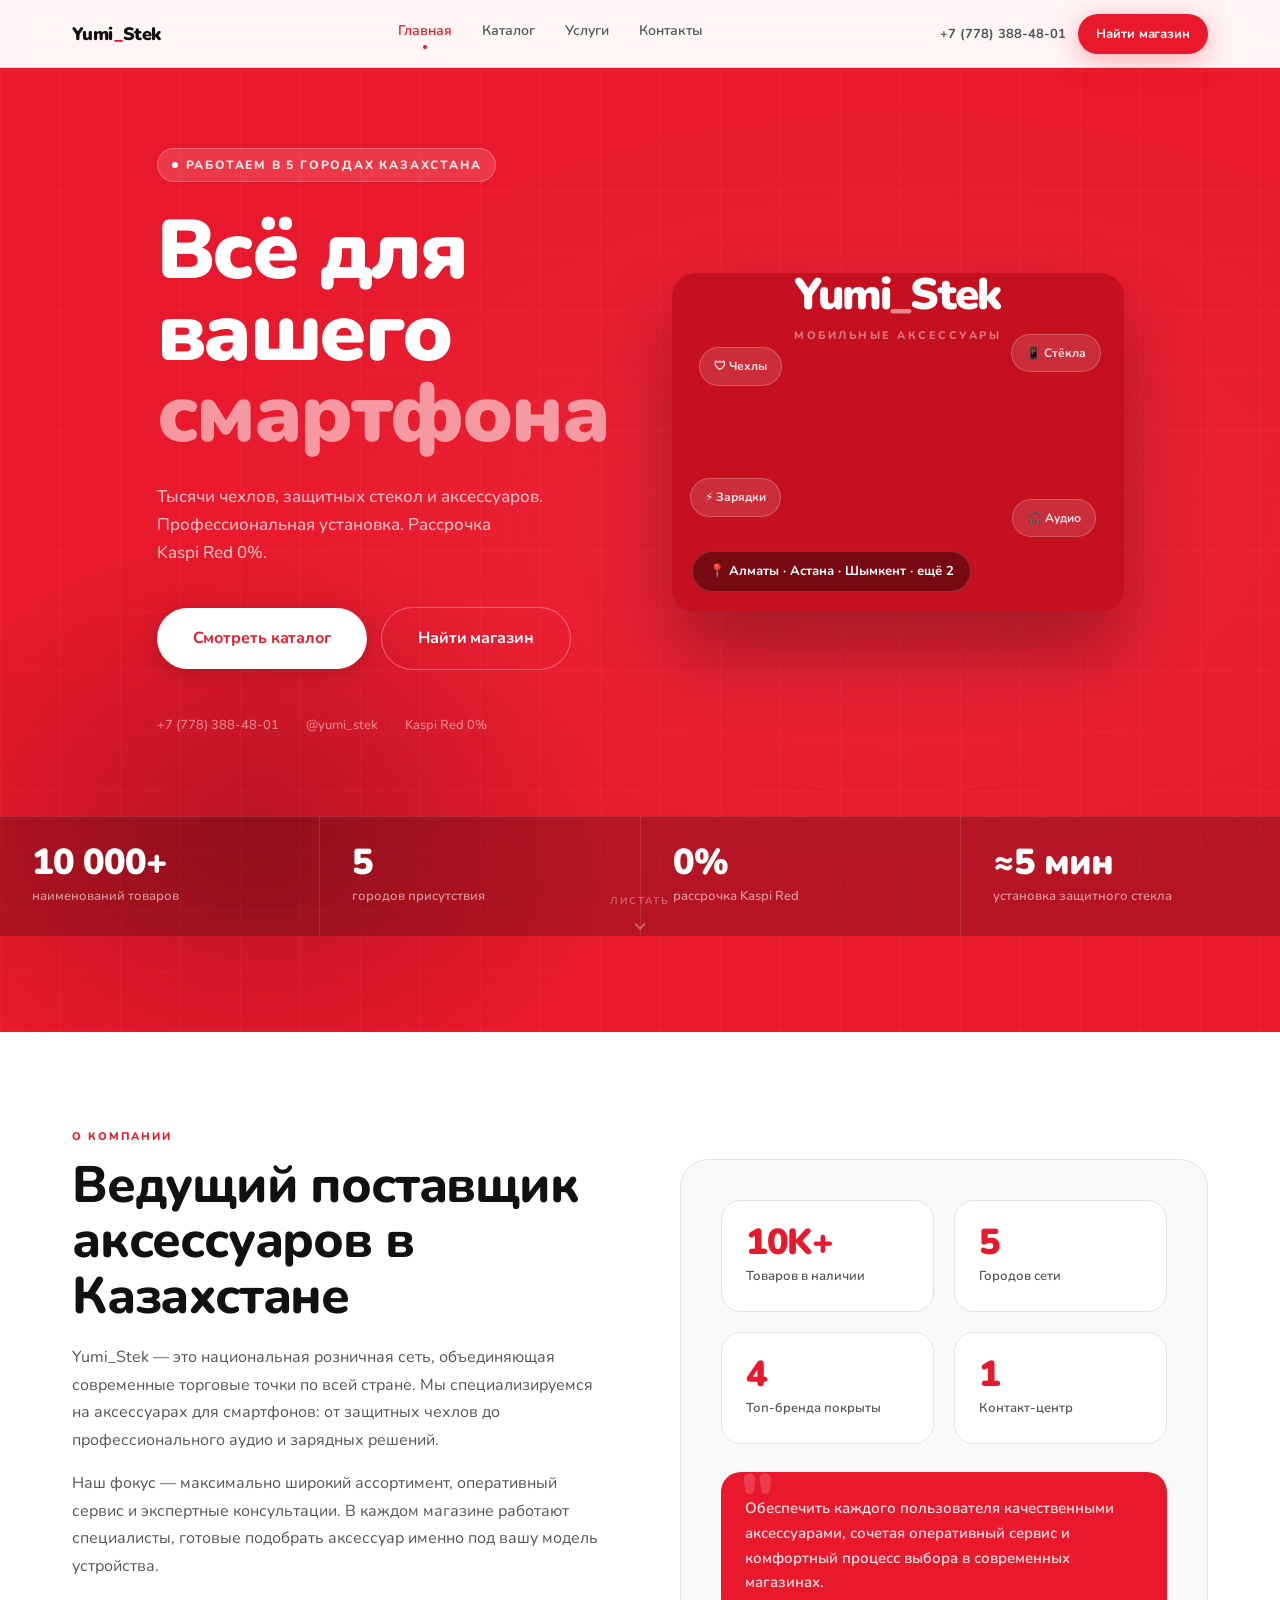
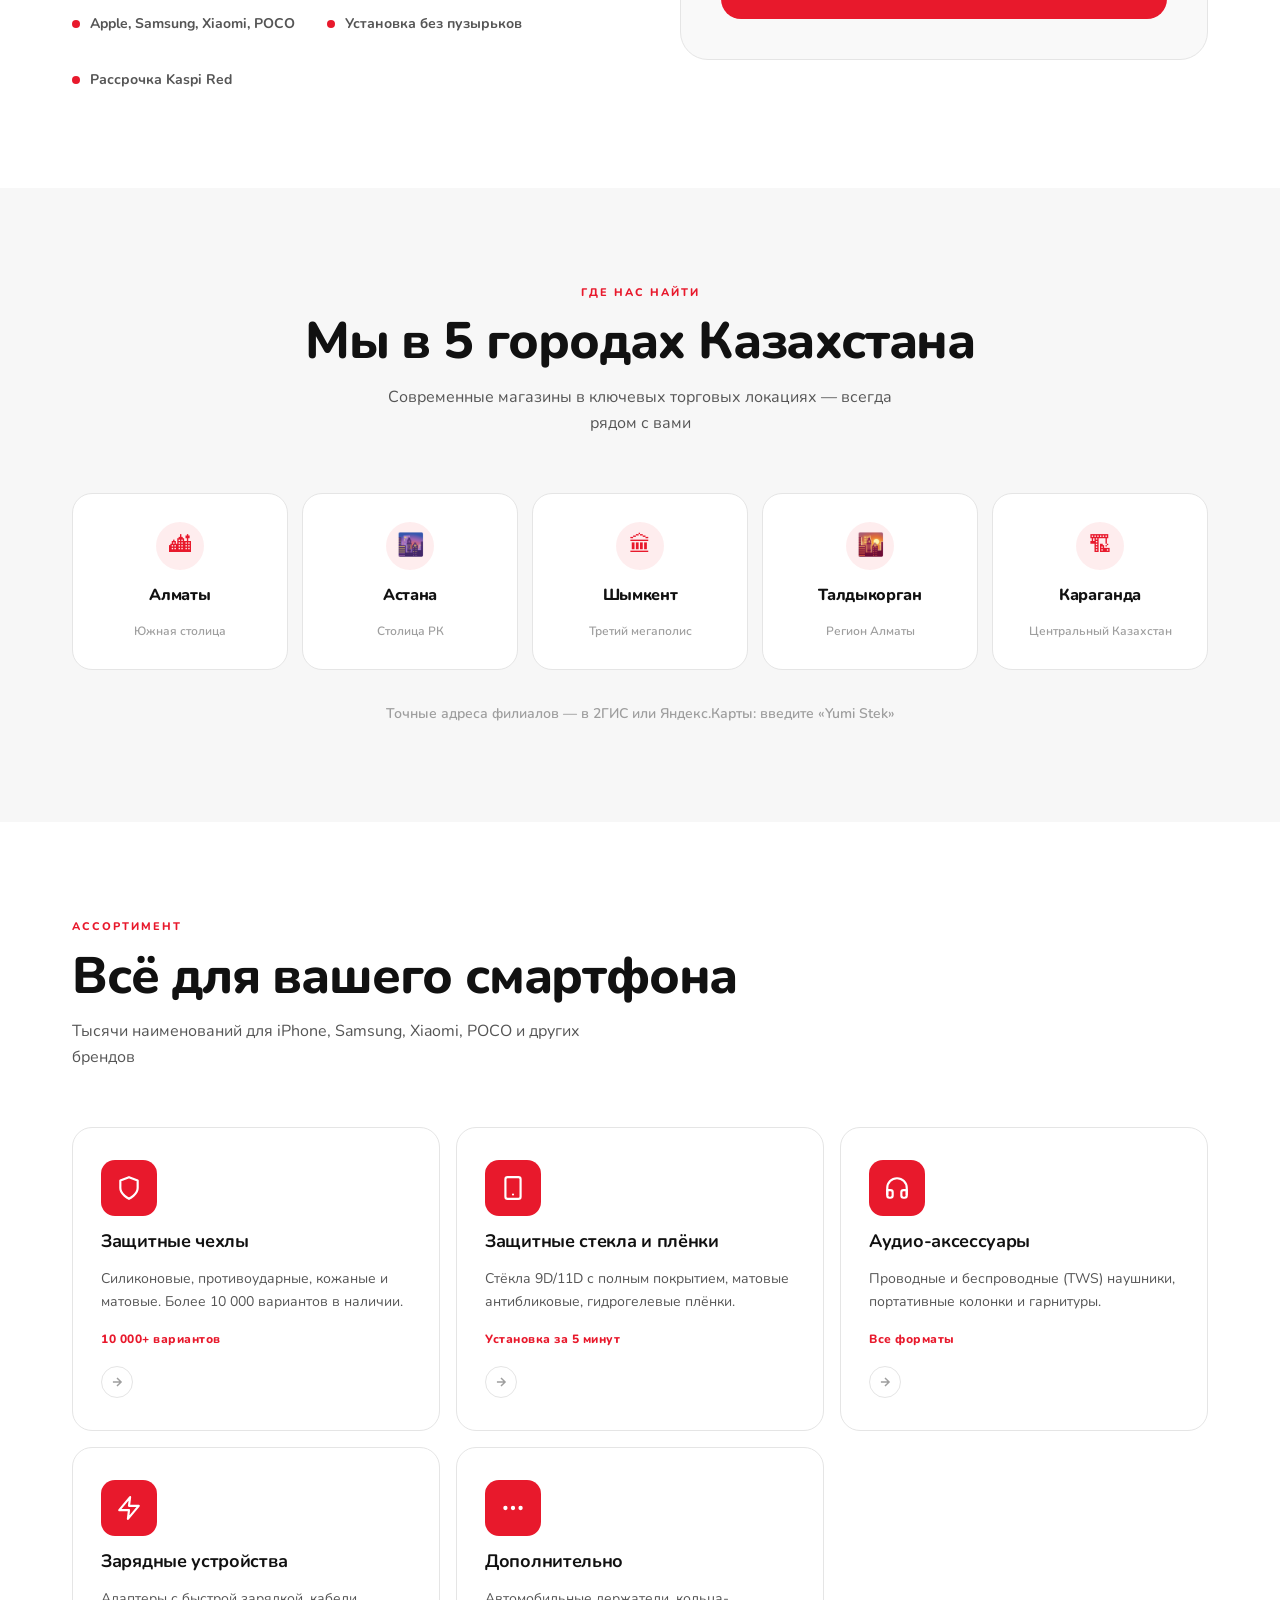
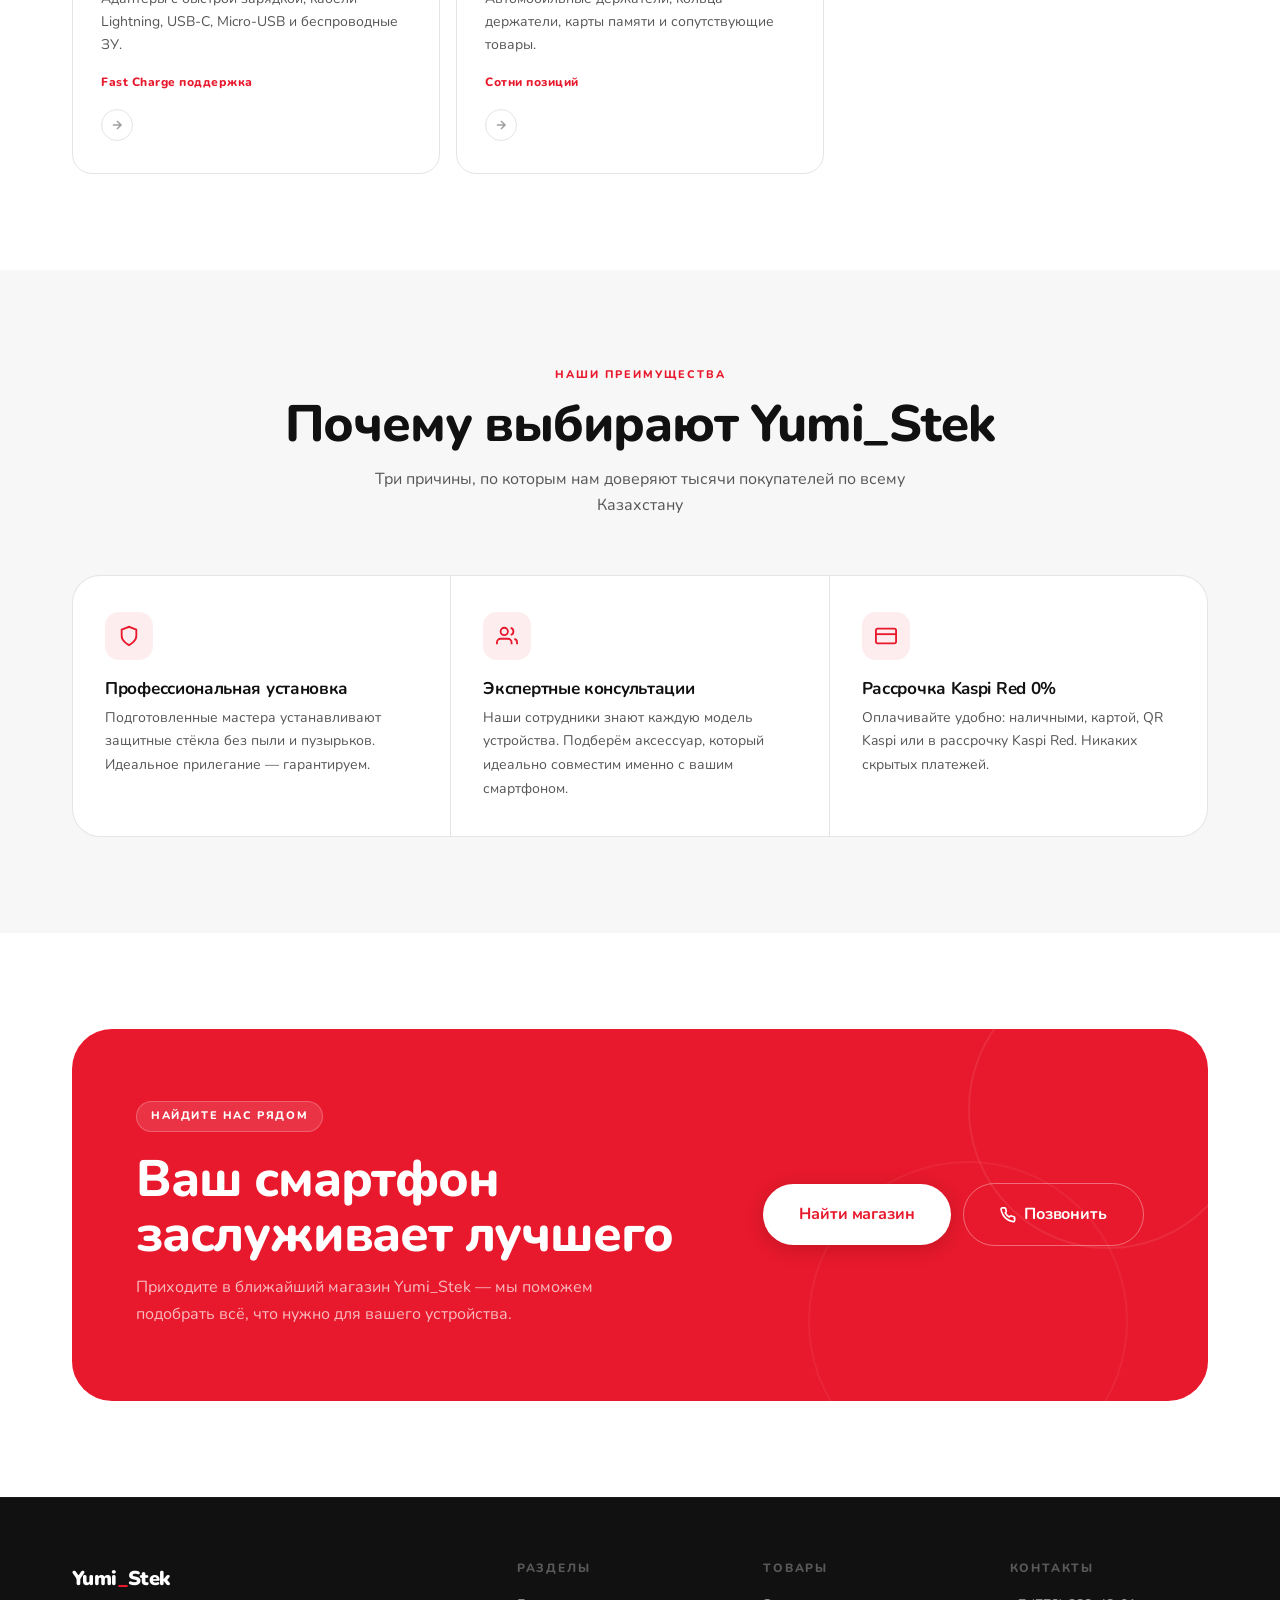
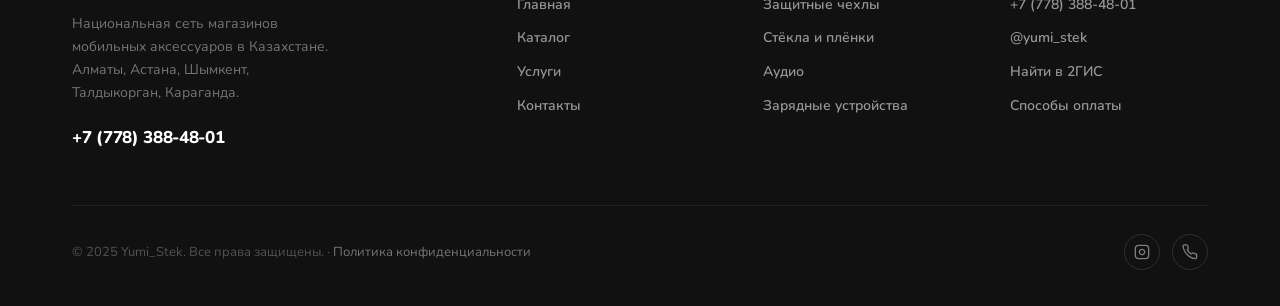
<file: index.html>
<!DOCTYPE html>
<html lang="ru">
<head>
<meta charset="UTF-8">
<meta name="viewport" content="width=device-width, initial-scale=1.0">
<title>Yumi_Stek — Национальная сеть магазинов мобильных аксессуаров</title>
<link rel="preconnect" href="https://fonts.googleapis.com">
<link rel="preconnect" href="https://fonts.gstatic.com" crossorigin>
<link rel="stylesheet" href="style.css">
</head>
<body>

<!-- Loader -->
<div id="loader">
  <div class="ld-logo">Yumi<em style="color:rgba(255,255,255,0.55)">_</em>Stek</div>
</div>

<!-- Scroll progress -->
<div id="sp"></div>

<!-- Header -->
<header id="hdr">
  <div class="container h-inner">
    <a href="index.html" class="logo">Yumi<em>_</em>Stek</a>
    <nav>
      <a href="index.html" class="active">Главная</a>
      <a href="catalog.html">Каталог</a>
      <a href="services.html">Услуги</a>
      <a href="contacts.html">Контакты</a>
    </nav>
    <div class="h-cta">
      <a href="tel:+77783884801" class="h-phone">+7 (778) 388-48-01</a>
      <a href="contacts.html" class="btn btn-red">Найти магазин</a>
    </div>
    <button class="ham" id="ham" aria-label="Меню">
      <span></span><span></span><span></span>
    </button>
  </div>
</header>

<!-- Mobile overlay -->
<div class="mob" id="mob">
  <a href="index.html">Главная</a>
  <a href="catalog.html">Каталог</a>
  <a href="services.html">Услуги</a>
  <a href="contacts.html">Контакты</a>
  <span class="mob-phone">+7 (778) 388-48-01</span>
</div>

<!-- ─── HERO ─────────────────────────────────────────────────────── -->
<section class="hero">
  <div class="hero-bg"></div>
  <div class="container hero-inner">

    <div class="hero-content">
      <div class="hero-eyebrow r">
        <span></span>
        Работаем в 5 городах Казахстана
      </div>
      <h1 class="hero-h1 r r-delay-1">
        Всё для<br>вашего<br><em>смартфона</em>
      </h1>
      <p class="hero-sub r r-delay-2">
        Тысячи чехлов, защитных стекол и аксессуаров.
        Профессиональная установка. Рассрочка Kaspi&nbsp;Red&nbsp;0%.
      </p>
      <div class="hero-actions r r-delay-3">
        <a href="catalog.html" class="btn btn-white btn-lg">Смотреть каталог</a>
        <a href="contacts.html" class="btn btn-ghost-inv btn-lg">Найти магазин</a>
      </div>
      <div class="hero-meta r r-delay-4">
        <a href="tel:+77783884801">+7 (778) 388-48-01</a>
        <span class="hero-sep">·</span>
        <a href="https://instagram.com/yumi_stek" target="_blank" rel="noopener">@yumi_stek</a>
        <span class="hero-sep">·</span>
        <span>Kaspi Red 0%</span>
      </div>
    </div>

    <div class="hero-visual r r-delay-2">
      <div class="store-card">
        <!-- floating product labels -->
        <div class="sc-bubble sc-b1">🛡 Чехлы</div>
        <div class="sc-bubble sc-b2">📱 Стёкла</div>
        <div class="sc-bubble sc-b3">⚡ Зарядки</div>
        <div class="sc-bubble sc-b4">🎧 Аудио</div>
        <!-- centre branding -->
        <div class="sc-center">
          <div class="sc-logo">Yumi<em>_</em>Stek</div>
          <div class="sc-tagline">мобильные аксессуары</div>
        </div>
        <div class="store-card-badge">📍 Алматы · Астана · Шымкент · ещё&nbsp;2</div>
      </div>
    </div>

  </div>

  <!-- Scroll hint -->
  <div class="scroll-hint" onclick="document.querySelector('#about').scrollIntoView({behavior:'smooth'})">
    <span>листать</span>
    <svg width="20" height="20" fill="none" stroke="currentColor" stroke-width="2.5" viewBox="0 0 24 24"><polyline points="6 9 12 15 18 9"/></svg>
  </div>

  <!-- Bottom stats bar -->
  <div class="hero-stats">
    <div class="hero-stat r">
      <div class="hero-stat-n">10 000+</div>
      <div class="hero-stat-l">наименований товаров</div>
    </div>
    <div class="hero-stat r r-delay-1">
      <div class="hero-stat-n">5</div>
      <div class="hero-stat-l">городов присутствия</div>
    </div>
    <div class="hero-stat r r-delay-2">
      <div class="hero-stat-n">0%</div>
      <div class="hero-stat-l">рассрочка Kaspi Red</div>
    </div>
    <div class="hero-stat r r-delay-3">
      <div class="hero-stat-n">≈5 мин</div>
      <div class="hero-stat-l">установка защитного стекла</div>
    </div>
  </div>
</section>

<!-- ─── О КОМПАНИИ ────────────────────────────────────────────────── -->
<section id="about" style="background: var(--bg);">
  <div class="container">
    <div class="about-grid">
      <div class="about-text r">
        <span class="sec-label">О компании</span>
        <h2>Ведущий поставщик аксессуаров в Казахстане</h2>
        <p>
          Yumi_Stek — это национальная розничная сеть, объединяющая современные торговые точки
          по всей стране. Мы специализируемся на аксессуарах для смартфонов: от защитных чехлов
          до профессионального аудио и зарядных решений.
        </p>
        <p>
          Наш фокус — максимально широкий ассортимент, оперативный сервис и экспертные
          консультации. В каждом магазине работают специалисты, готовые подобрать
          аксессуар именно под вашу модель устройства.
        </p>
        <div class="guarantee-row">
          <div class="guarantee-item"><span class="g-dot"></span>Apple, Samsung, Xiaomi, POCO</div>
          <div class="guarantee-item"><span class="g-dot"></span>Установка без пузырьков</div>
          <div class="guarantee-item"><span class="g-dot"></span>Рассрочка Kaspi Red</div>
        </div>
      </div>

      <div class="about-visual r r-delay-2">
        <div class="about-card">
          <div class="about-stat-row">
            <div class="about-stat">
              <div class="about-stat-n">10K+</div>
              <div class="about-stat-l">Товаров в наличии</div>
            </div>
            <div class="about-stat">
              <div class="about-stat-n">5</div>
              <div class="about-stat-l">Городов сети</div>
            </div>
            <div class="about-stat">
              <div class="about-stat-n">4</div>
              <div class="about-stat-l">Топ-бренда покрыты</div>
            </div>
            <div class="about-stat">
              <div class="about-stat-n">1</div>
              <div class="about-stat-l">Контакт-центр</div>
            </div>
          </div>
          <div class="mission-quote">
            Обеспечить каждого пользователя качественными аксессуарами, сочетая оперативный сервис и комфортный процесс выбора в современных магазинах.
          </div>
        </div>
      </div>
    </div>
  </div>
</section>

<!-- ─── НАШИ ГОРОДА ───────────────────────────────────────────────── -->
<section style="background: var(--bg-2);">
  <div class="container">
    <div class="sec-head center r">
      <span class="sec-label">Где нас найти</span>
      <h2>Мы в 5 городах Казахстана</h2>
      <p>Современные магазины в ключевых торговых локациях — всегда рядом с вами</p>
    </div>
    <div class="city-grid">
      <div class="city-card r r-delay-1">
        <div class="city-icon">🏙</div>
        <div class="city-name">Алматы</div>
        <div class="city-sub">Южная столица</div>
      </div>
      <div class="city-card r r-delay-2">
        <div class="city-icon">🌆</div>
        <div class="city-name">Астана</div>
        <div class="city-sub">Столица РК</div>
      </div>
      <div class="city-card r r-delay-3">
        <div class="city-icon">🏛</div>
        <div class="city-name">Шымкент</div>
        <div class="city-sub">Третий мегаполис</div>
      </div>
      <div class="city-card r r-delay-4">
        <div class="city-icon">🌇</div>
        <div class="city-name">Талдыкорган</div>
        <div class="city-sub">Регион Алматы</div>
      </div>
      <div class="city-card r r-delay-5">
        <div class="city-icon">🏗</div>
        <div class="city-name">Караганда</div>
        <div class="city-sub">Центральный Казахстан</div>
      </div>
    </div>
    <p style="text-align:center; margin-top:32px; font-size:14px; color:var(--tx-3); font-weight:600;" class="r">
      Точные адреса филиалов — в 2ГИС или Яндекс.Карты: введите «Yumi Stek»
    </p>
  </div>
</section>

<!-- ─── АССОРТИМЕНТ ───────────────────────────────────────────────── -->
<section style="background: var(--bg);">
  <div class="container">
    <div class="sec-head r">
      <span class="sec-label">Ассортимент</span>
      <h2>Всё для вашего смартфона</h2>
      <p>Тысячи наименований для iPhone, Samsung, Xiaomi, POCO и других брендов</p>
    </div>
    <div class="cat-grid">
      <a href="catalog.html#cases" class="cat-card r r-delay-1">
        <div class="cat-icon-wrap">
          <svg width="26" height="26" fill="none" stroke="currentColor" stroke-width="2" stroke-linecap="round" stroke-linejoin="round" viewBox="0 0 24 24"><path d="M12 22s8-4 8-10V5l-8-3-8 3v7c0 6 8 10 8 10z"/></svg>
        </div>
        <h3>Защитные чехлы</h3>
        <p>Силиконовые, противоударные, кожаные и матовые. Более 10 000 вариантов в наличии.</p>
        <div class="cat-count">10 000+ вариантов</div>
        <div class="cat-arrow">
          <svg width="14" height="14" fill="none" stroke="currentColor" stroke-width="2.5" viewBox="0 0 24 24"><path d="M5 12h14M12 5l7 7-7 7"/></svg>
        </div>
      </a>
      <a href="catalog.html#glass" class="cat-card r r-delay-2">
        <div class="cat-icon-wrap">
          <svg width="26" height="26" fill="none" stroke="currentColor" stroke-width="2" stroke-linecap="round" stroke-linejoin="round" viewBox="0 0 24 24"><rect x="5" y="2" width="14" height="20" rx="2"/><line x1="12" y1="18" x2="12.01" y2="18"/></svg>
        </div>
        <h3>Защитные стекла и плёнки</h3>
        <p>Стёкла 9D/11D с полным покрытием, матовые антибликовые, гидрогелевые плёнки.</p>
        <div class="cat-count">Установка за 5 минут</div>
        <div class="cat-arrow">
          <svg width="14" height="14" fill="none" stroke="currentColor" stroke-width="2.5" viewBox="0 0 24 24"><path d="M5 12h14M12 5l7 7-7 7"/></svg>
        </div>
      </a>
      <a href="catalog.html#audio" class="cat-card r r-delay-3">
        <div class="cat-icon-wrap">
          <svg width="26" height="26" fill="none" stroke="currentColor" stroke-width="2" stroke-linecap="round" stroke-linejoin="round" viewBox="0 0 24 24"><path d="M3 18v-6a9 9 0 0 1 18 0v6"/><path d="M21 19a2 2 0 0 1-2 2h-1a2 2 0 0 1-2-2v-3a2 2 0 0 1 2-2h3zM3 19a2 2 0 0 0 2 2h1a2 2 0 0 0 2-2v-3a2 2 0 0 0-2-2H3z"/></svg>
        </div>
        <h3>Аудио-аксессуары</h3>
        <p>Проводные и беспроводные (TWS) наушники, портативные колонки и гарнитуры.</p>
        <div class="cat-count">Все форматы</div>
        <div class="cat-arrow">
          <svg width="14" height="14" fill="none" stroke="currentColor" stroke-width="2.5" viewBox="0 0 24 24"><path d="M5 12h14M12 5l7 7-7 7"/></svg>
        </div>
      </a>
      <a href="catalog.html#chargers" class="cat-card r r-delay-4">
        <div class="cat-icon-wrap">
          <svg width="26" height="26" fill="none" stroke="currentColor" stroke-width="2" stroke-linecap="round" stroke-linejoin="round" viewBox="0 0 24 24"><polygon points="13 2 3 14 12 14 11 22 21 10 12 10 13 2"/></svg>
        </div>
        <h3>Зарядные устройства</h3>
        <p>Адаптеры с быстрой зарядкой, кабели Lightning, USB-C, Micro-USB и беспроводные ЗУ.</p>
        <div class="cat-count">Fast Charge поддержка</div>
        <div class="cat-arrow">
          <svg width="14" height="14" fill="none" stroke="currentColor" stroke-width="2.5" viewBox="0 0 24 24"><path d="M5 12h14M12 5l7 7-7 7"/></svg>
        </div>
      </a>
      <a href="catalog.html#extras" class="cat-card r r-delay-5">
        <div class="cat-icon-wrap">
          <svg width="26" height="26" fill="none" stroke="currentColor" stroke-width="2" stroke-linecap="round" stroke-linejoin="round" viewBox="0 0 24 24"><circle cx="12" cy="12" r="1"/><circle cx="19" cy="12" r="1"/><circle cx="5" cy="12" r="1"/></svg>
        </div>
        <h3>Дополнительно</h3>
        <p>Автомобильные держатели, кольца-держатели, карты памяти и сопутствующие товары.</p>
        <div class="cat-count">Сотни позиций</div>
        <div class="cat-arrow">
          <svg width="14" height="14" fill="none" stroke="currentColor" stroke-width="2.5" viewBox="0 0 24 24"><path d="M5 12h14M12 5l7 7-7 7"/></svg>
        </div>
      </a>
    </div>
  </div>
</section>

<!-- ─── ПОЧЕМУ МЫ ─────────────────────────────────────────────────── -->
<section style="background: var(--bg-2);">
  <div class="container">
    <div class="sec-head center r">
      <span class="sec-label">Наши преимущества</span>
      <h2>Почему выбирают Yumi_Stek</h2>
      <p>Три причины, по которым нам доверяют тысячи покупателей по всему Казахстану</p>
    </div>
    <div class="feat-grid r">
      <div class="feat-card">
        <div class="feat-icon">
          <svg width="22" height="22" fill="none" stroke="currentColor" stroke-width="2" viewBox="0 0 24 24"><path d="M12 22s8-4 8-10V5l-8-3-8 3v7c0 6 8 10 8 10z"/></svg>
        </div>
        <h3>Профессиональная установка</h3>
        <p>Подготовленные мастера устанавливают защитные стёкла без пыли и пузырьков. Идеальное прилегание — гарантируем.</p>
      </div>
      <div class="feat-card">
        <div class="feat-icon">
          <svg width="22" height="22" fill="none" stroke="currentColor" stroke-width="2" viewBox="0 0 24 24"><path d="M17 21v-2a4 4 0 0 0-4-4H5a4 4 0 0 0-4 4v2"/><circle cx="9" cy="7" r="4"/><path d="M23 21v-2a4 4 0 0 0-3-3.87"/><path d="M16 3.13a4 4 0 0 1 0 7.75"/></svg>
        </div>
        <h3>Экспертные консультации</h3>
        <p>Наши сотрудники знают каждую модель устройства. Подберём аксессуар, который идеально совместим именно с вашим смартфоном.</p>
      </div>
      <div class="feat-card">
        <div class="feat-icon">
          <svg width="22" height="22" fill="none" stroke="currentColor" stroke-width="2" viewBox="0 0 24 24"><rect x="1" y="4" width="22" height="16" rx="2" ry="2"/><line x1="1" y1="10" x2="23" y2="10"/></svg>
        </div>
        <h3>Рассрочка Kaspi Red 0%</h3>
        <p>Оплачивайте удобно: наличными, картой, QR Kaspi или в рассрочку Kaspi Red. Никаких скрытых платежей.</p>
      </div>
    </div>
  </div>
</section>

<!-- ─── CTA ───────────────────────────────────────────────────────── -->
<section style="background: var(--bg);">
  <div class="container">
    <div class="cta-banner r">
      <div class="cta-text">
        <div class="badge badge-inv" style="margin-bottom:20px">Найдите нас рядом</div>
        <h2>Ваш смартфон заслуживает лучшего</h2>
        <p>Приходите в ближайший магазин Yumi_Stek — мы поможем подобрать всё, что нужно для вашего устройства.</p>
      </div>
      <div class="cta-actions">
        <a href="contacts.html" class="btn btn-white btn-lg">Найти магазин</a>
        <a href="tel:+77783884801" class="btn btn-ghost-inv btn-lg">
          <svg width="16" height="16" fill="none" stroke="currentColor" stroke-width="2.5" viewBox="0 0 24 24"><path d="M22 16.92v3a2 2 0 0 1-2.18 2 19.79 19.79 0 0 1-8.63-3.07A19.5 19.5 0 0 1 4.69 12 19.79 19.79 0 0 1 1.61 3.39 2 2 0 0 1 3.6 1.21h3a2 2 0 0 1 2 1.72c.127.96.361 1.903.7 2.81a2 2 0 0 1-.45 2.11L7.91 8.91a16 16 0 0 0 6.08 6.08l.96-.96a2 2 0 0 1 2.11-.45c.907.339 1.85.573 2.81.7A2 2 0 0 1 21.73 16.92z"/></svg>
          Позвонить
        </a>
      </div>
    </div>
  </div>
</section>

<!-- ─── FOOTER ────────────────────────────────────────────────────── -->
<footer>
  <div class="container">
    <div class="footer-grid">
      <div class="footer-brand">
        <div class="logo">Yumi<em>_</em>Stek</div>
        <p>Национальная сеть магазинов мобильных аксессуаров в Казахстане. Алматы, Астана, Шымкент, Талдыкорган, Караганда.</p>
        <a href="tel:+77783884801" class="footer-phone">+7 (778) 388-48-01</a>
      </div>
      <div class="footer-col">
        <h4>Разделы</h4>
        <a href="index.html">Главная</a>
        <a href="catalog.html">Каталог</a>
        <a href="services.html">Услуги</a>
        <a href="contacts.html">Контакты</a>
      </div>
      <div class="footer-col">
        <h4>Товары</h4>
        <a href="catalog.html#cases">Защитные чехлы</a>
        <a href="catalog.html#glass">Стёкла и плёнки</a>
        <a href="catalog.html#audio">Аудио</a>
        <a href="catalog.html#chargers">Зарядные устройства</a>
      </div>
      <div class="footer-col">
        <h4>Контакты</h4>
        <a href="tel:+77783884801">+7 (778) 388-48-01</a>
        <a href="https://instagram.com/yumi_stek" target="_blank" rel="noopener">@yumi_stek</a>
        <a href="https://go.2gis.com" target="_blank" rel="noopener">Найти в 2ГИС</a>
        <a href="services.html#payment">Способы оплаты</a>
      </div>
    </div>
    <div class="footer-bottom">
      <p>© 2025 Yumi_Stek. Все права защищены. · <a href="privacy.html" style="color:rgba(255,255,255,0.42);transition:color .18s" onmouseover="this.style.color='#fff'" onmouseout="this.style.color='rgba(255,255,255,0.42)'">Политика конфиденциальности</a></p>
      <div class="footer-social">
        <!-- Instagram -->
        <a href="https://instagram.com/yumi_stek" class="social-link" target="_blank" rel="noopener" aria-label="Instagram">
          <svg width="16" height="16" fill="none" stroke="currentColor" stroke-width="2" viewBox="0 0 24 24"><rect x="2" y="2" width="20" height="20" rx="5" ry="5"/><path d="M16 11.37A4 4 0 1 1 12.63 8 4 4 0 0 1 16 11.37z"/><line x1="17.5" y1="6.5" x2="17.51" y2="6.5"/></svg>
        </a>
        <!-- Phone -->
        <a href="tel:+77783884801" class="social-link" aria-label="Телефон">
          <svg width="16" height="16" fill="none" stroke="currentColor" stroke-width="2" viewBox="0 0 24 24"><path d="M22 16.92v3a2 2 0 0 1-2.18 2 19.79 19.79 0 0 1-8.63-3.07A19.5 19.5 0 0 1 4.69 12 19.79 19.79 0 0 1 1.61 3.39 2 2 0 0 1 3.6 1.21h3a2 2 0 0 1 2 1.72c.127.96.361 1.903.7 2.81a2 2 0 0 1-.45 2.11L7.91 8.91a16 16 0 0 0 6.08 6.08l.96-.96a2 2 0 0 1 2.11-.45c.907.339 1.85.573 2.81.7A2 2 0 0 1 21.73 16.92z"/></svg>
        </a>
      </div>
    </div>
  </div>
</footer>

<script>
// Loader
window.addEventListener('load', () => {
  setTimeout(() => document.getElementById('loader').classList.add('out'), 400);
});

// Scroll progress
const sp = document.getElementById('sp');
window.addEventListener('scroll', () => {
  const s = document.documentElement;
  const pct = (s.scrollTop / (s.scrollHeight - s.clientHeight)) * 100;
  sp.style.width = pct + '%';
}, { passive: true });

// Header shadow
const hdr = document.getElementById('hdr');
window.addEventListener('scroll', () => {
  hdr.classList.toggle('scrolled', window.scrollY > 8);
}, { passive: true });

// Mobile menu
const ham = document.getElementById('ham');
const mob = document.getElementById('mob');
ham.addEventListener('click', () => {
  ham.classList.toggle('open');
  mob.classList.toggle('open');
  document.body.style.overflow = mob.classList.contains('open') ? 'hidden' : '';
});
mob.querySelectorAll('a').forEach(a => {
  a.addEventListener('click', () => {
    ham.classList.remove('open');
    mob.classList.remove('open');
    document.body.style.overflow = '';
  });
});

// Scroll reveal
const io = new IntersectionObserver((entries) => {
  entries.forEach(e => { if (e.isIntersecting) { e.target.classList.add('in'); io.unobserve(e.target); } });
}, { threshold: 0.08, rootMargin: '0px 0px -32px 0px' });
document.querySelectorAll('.r').forEach(el => io.observe(el));
</script>
</body>
</html>
</file>
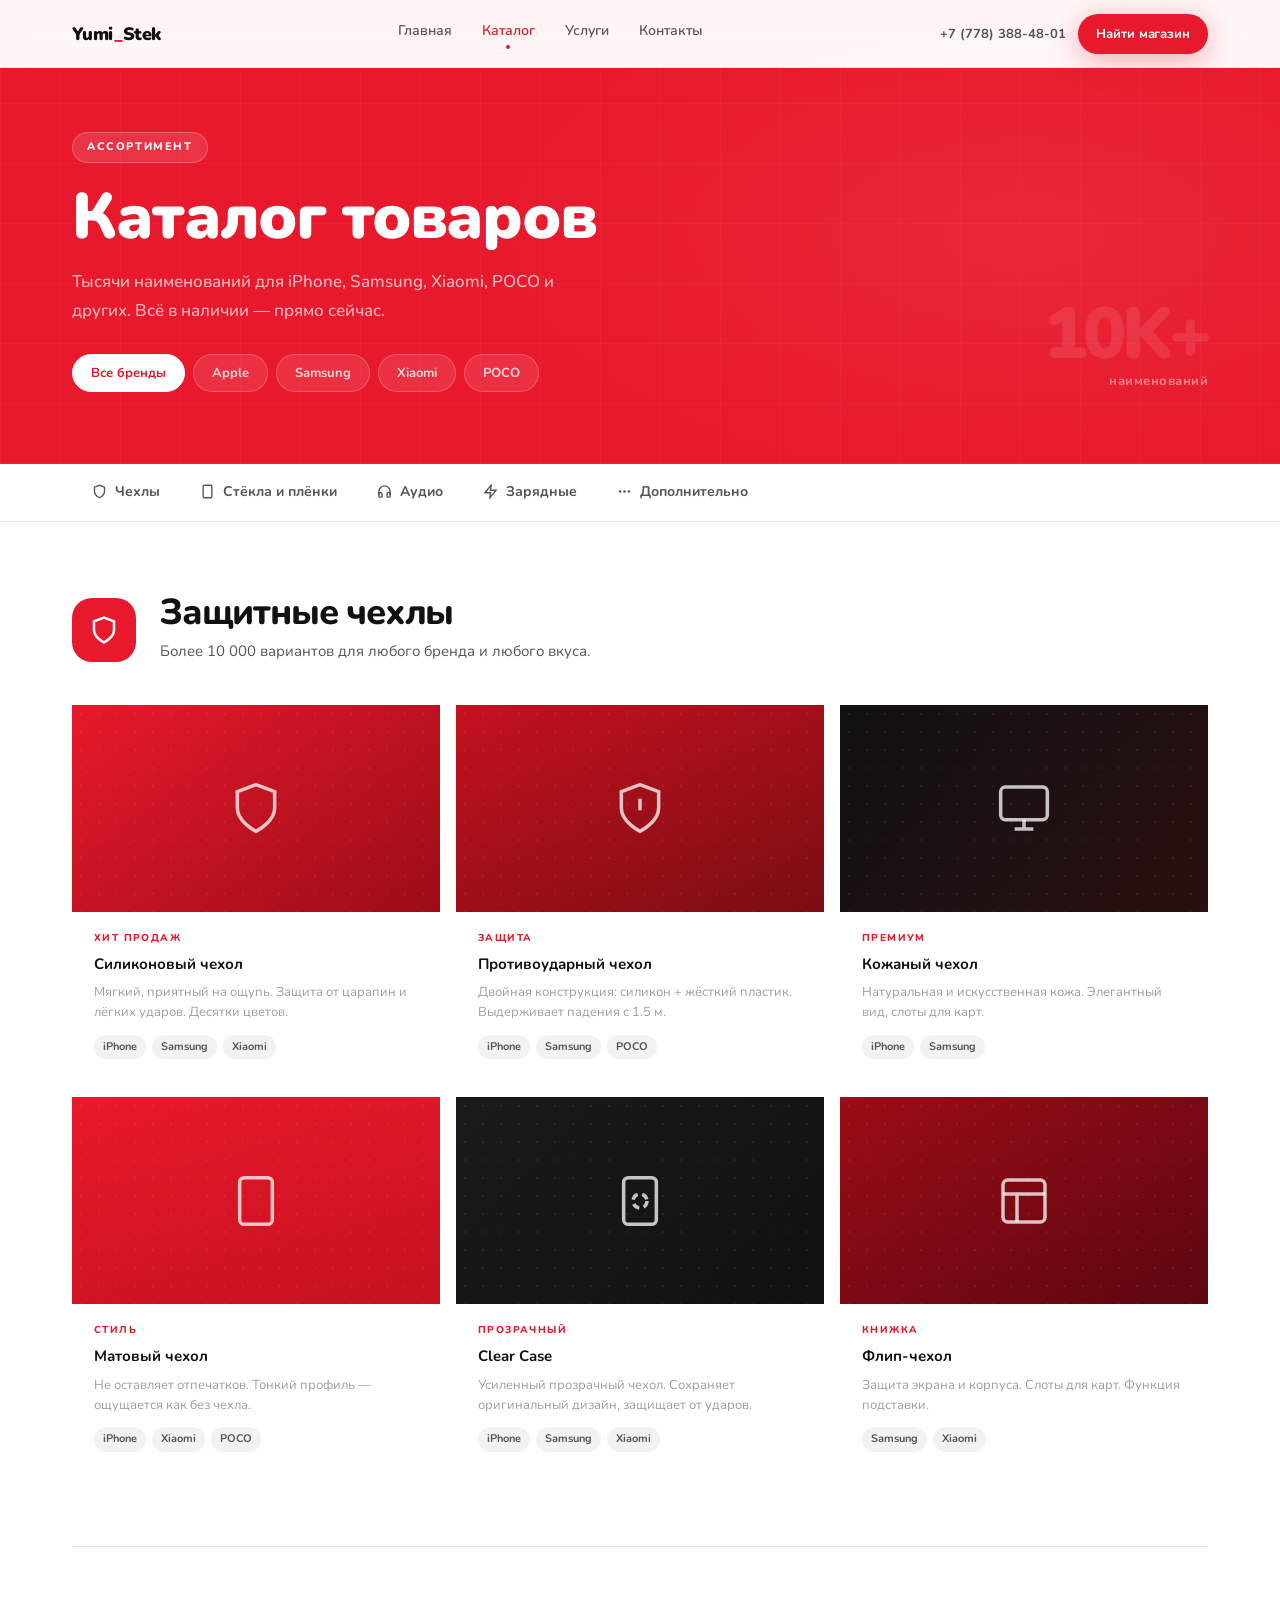
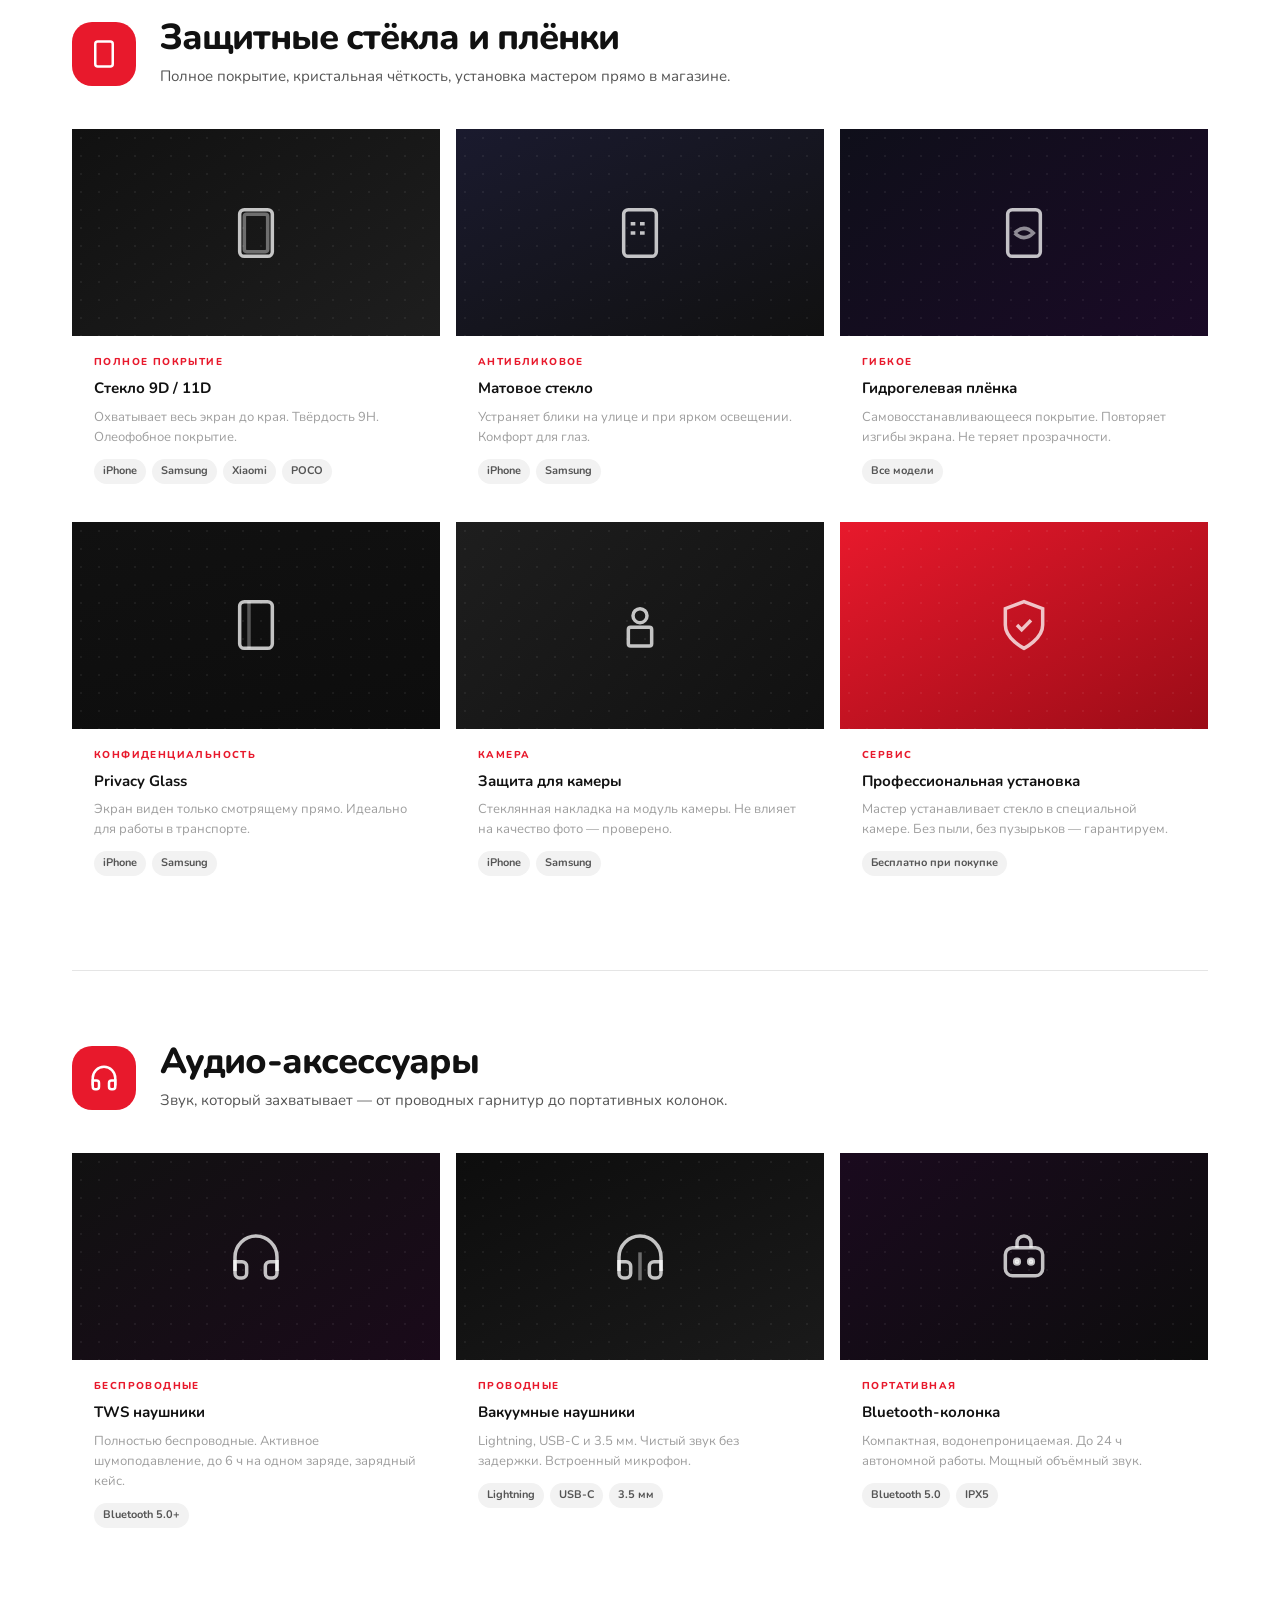
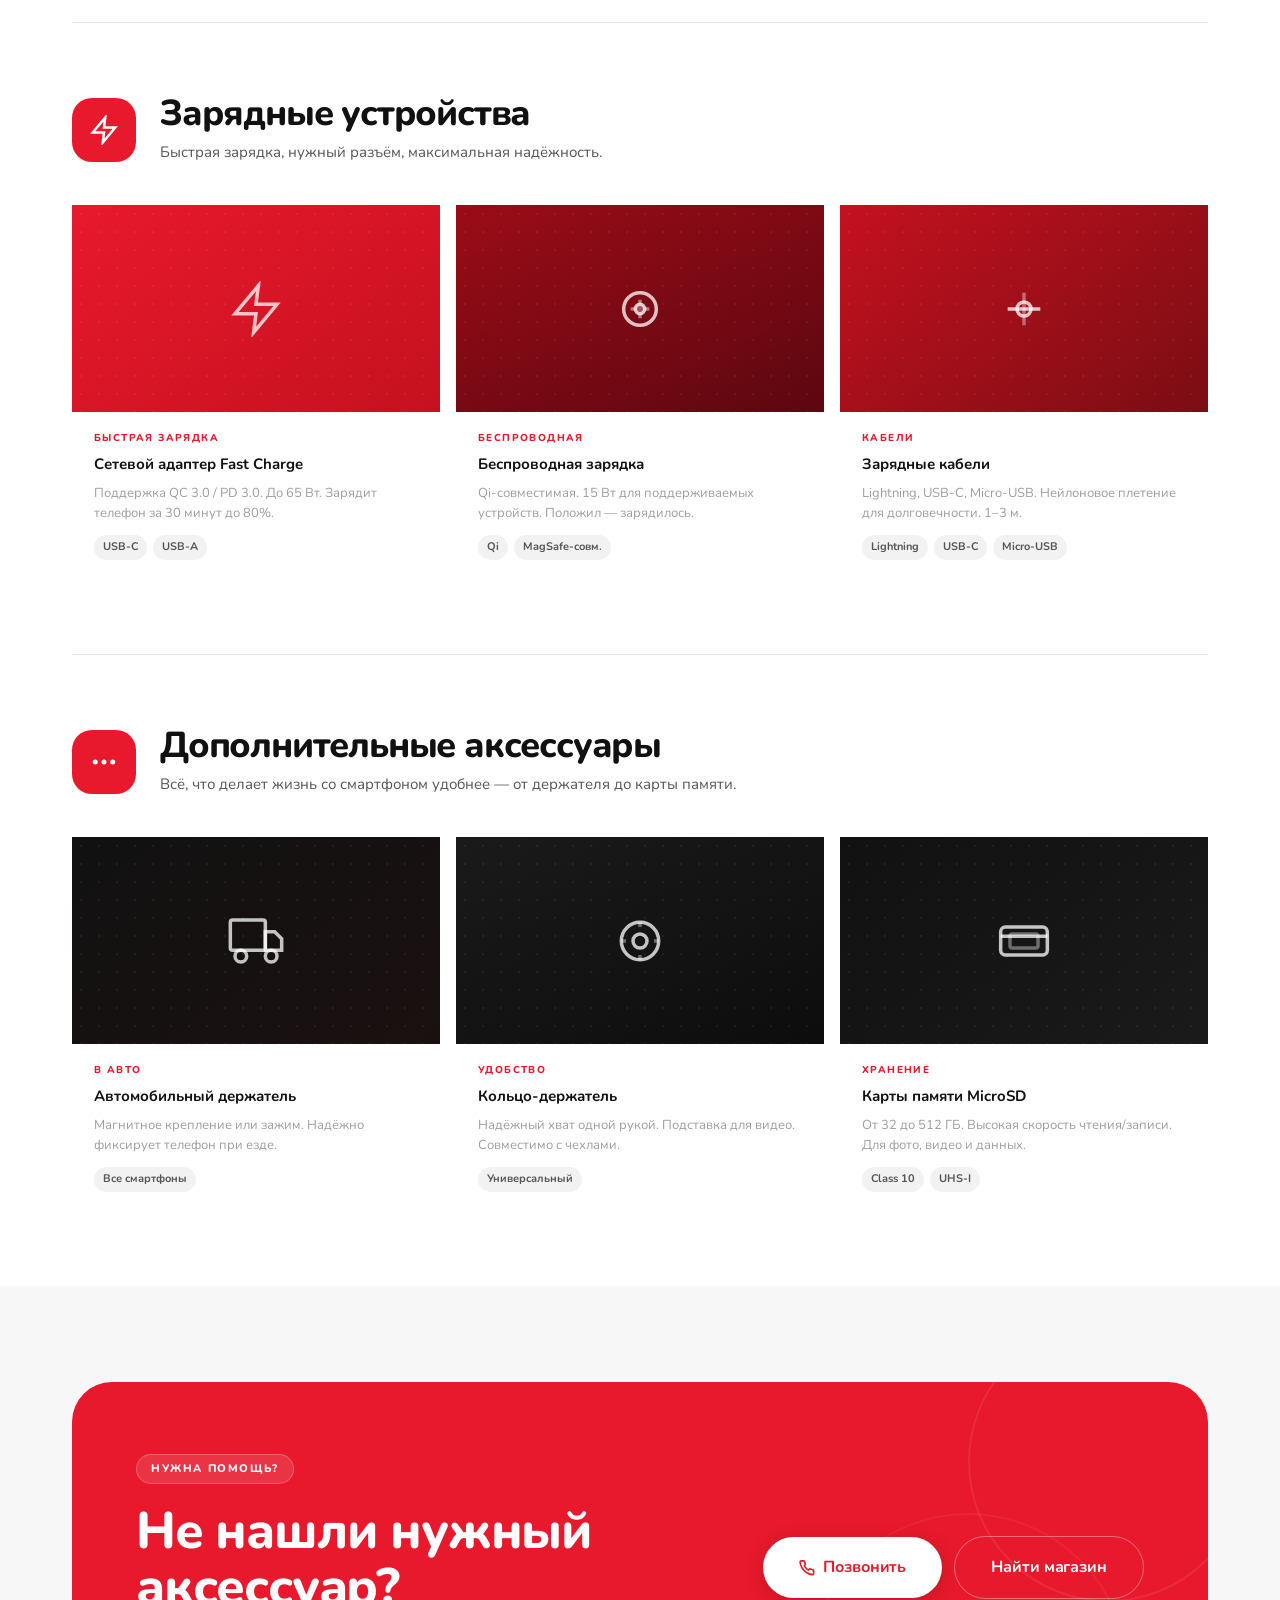
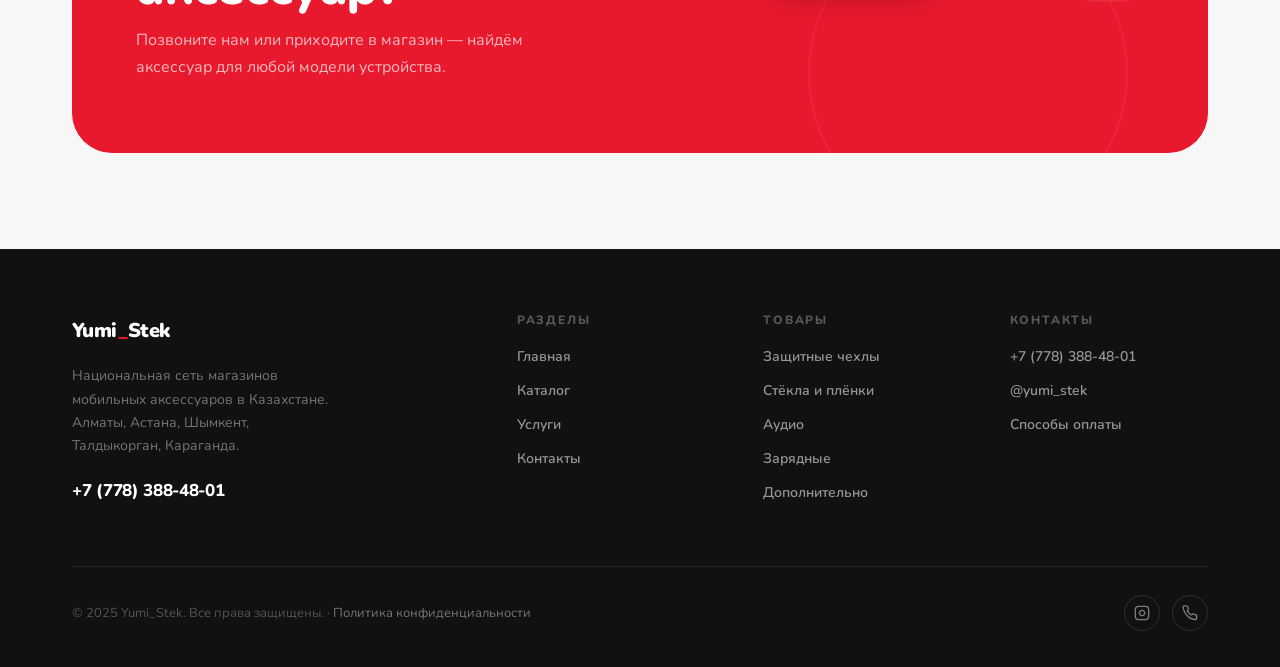
<file: catalog.html>
<!DOCTYPE html>
<html lang="ru">
<head>
<meta charset="UTF-8">
<meta name="viewport" content="width=device-width, initial-scale=1.0">
<title>Каталог товаров — Yumi_Stek</title>
<link rel="preconnect" href="https://fonts.googleapis.com">
<link rel="preconnect" href="https://fonts.gstatic.com" crossorigin>
<link rel="stylesheet" href="style.css">
<style>
/* ─── Catalog-specific ─── */
.cat-hero-inner { display: grid; grid-template-columns: 1fr auto; align-items: end; gap: 40px; }
.brand-pills { display: flex; flex-wrap: wrap; gap: 8px; margin-top: 28px; }
.brand-pill {
  padding: 7px 18px; border-radius: var(--r-pill);
  border: 1.5px solid rgba(255,255,255,0.22); background: rgba(255,255,255,0.10);
  font-size: 13px; font-weight: 700; color: rgba(255,255,255,0.80);
  transition: background 0.18s, border-color 0.18s, color 0.18s;
  cursor: pointer;
}
.brand-pill:hover, .brand-pill.on { background: #fff; border-color: #fff; color: var(--red); }
.cat-section { padding: 72px 0; border-bottom: 1px solid var(--border); }
.cat-section:last-of-type { border-bottom: none; }
.cat-sec-head { display: grid; grid-template-columns: auto 1fr; gap: 24px; align-items: center; margin-bottom: 40px; }
.cat-sec-icon { width: 64px; height: 64px; border-radius: var(--r-lg); background: var(--red); color: #fff; display: flex; align-items: center; justify-content: center; flex-shrink: 0; }
.cat-sec-text h2 { font-size: clamp(24px, 3vw, 36px); margin-bottom: 6px; }
.cat-sec-text p { font-size: 15px; color: var(--tx-2); }
.item-grid { display: grid; grid-template-columns: repeat(3, 1fr); gap: 16px; }

/* Category nav */
.cat-nav { position: sticky; top: 68px; z-index: 50; background: rgba(255,255,255,0.96); backdrop-filter: blur(12px); -webkit-backdrop-filter: blur(12px); border-bottom: 1px solid var(--border); }
.cat-nav-inner { display: flex; gap: 0; overflow-x: auto; -ms-overflow-style: none; scrollbar-width: none; }
.cat-nav-inner::-webkit-scrollbar { display: none; }
.cat-nav-link { display: flex; align-items: center; gap: 8px; padding: 16px 20px; white-space: nowrap; font-size: 14px; font-weight: 700; color: var(--tx-2); border-bottom: 2px solid transparent; transition: color 0.18s, border-color 0.18s; }
.cat-nav-link:hover { color: var(--tx); border-color: var(--gray-200); }
.cat-nav-link.active { color: var(--red); border-color: var(--red); }

/* Compat badges */
.compat-row { display: flex; flex-wrap: wrap; gap: 6px; margin-top: 4px; }
.compat-badge { padding: 3px 9px; border-radius: var(--r-pill); background: var(--gray-100); color: var(--tx-2); font-size: 11px; font-weight: 700; }

@media (max-width: 768px) {
  .cat-hero-inner { grid-template-columns: 1fr; }
  .item-grid { grid-template-columns: 1fr 1fr; }
  .cat-sec-head { grid-template-columns: 1fr; }
}
@media (max-width: 480px) { .item-grid { grid-template-columns: 1fr; } }
</style>
</head>
<body>

<div id="loader"><div class="ld-logo">Yumi<em style="color:rgba(255,255,255,0.55)">_</em>Stek</div></div>
<div id="sp"></div>

<header id="hdr">
  <div class="container h-inner">
    <a href="index.html" class="logo">Yumi<em>_</em>Stek</a>
    <nav>
      <a href="index.html">Главная</a>
      <a href="catalog.html" class="active">Каталог</a>
      <a href="services.html">Услуги</a>
      <a href="contacts.html">Контакты</a>
    </nav>
    <div class="h-cta">
      <a href="tel:+77783884801" class="h-phone">+7 (778) 388-48-01</a>
      <a href="contacts.html" class="btn btn-red">Найти магазин</a>
    </div>
    <button class="ham" id="ham" aria-label="Меню"><span></span><span></span><span></span></button>
  </div>
</header>

<div class="mob" id="mob">
  <a href="index.html">Главная</a>
  <a href="catalog.html">Каталог</a>
  <a href="services.html">Услуги</a>
  <a href="contacts.html">Контакты</a>
  <span class="mob-phone">+7 (778) 388-48-01</span>
</div>

<!-- ─── PAGE HERO ─────────────────────────────────────────────────── -->
<section class="page-hero">
  <div class="page-hero-bg"></div>
  <div class="container page-hero-inner">
    <div class="cat-hero-inner">
      <div>
        <span class="badge badge-inv r" style="margin-bottom:20px">Ассортимент</span>
        <h1 class="r r-delay-1">Каталог товаров</h1>
        <p class="r r-delay-2">Тысячи наименований для iPhone, Samsung, Xiaomi, POCO и других. Всё в наличии — прямо сейчас.</p>
        <div class="brand-pills r r-delay-3">
          <span class="brand-pill on">Все бренды</span>
          <span class="brand-pill">Apple</span>
          <span class="brand-pill">Samsung</span>
          <span class="brand-pill">Xiaomi</span>
          <span class="brand-pill">POCO</span>
        </div>
      </div>
      <div class="r r-delay-2" style="text-align:right; flex-shrink:0;">
        <div style="font-size:72px; font-weight:900; color:rgba(255,255,255,0.10); letter-spacing:-4px; line-height:1;">10K+</div>
        <div style="font-size:13px; font-weight:700; color:rgba(255,255,255,0.45); letter-spacing:0.5px;">наименований</div>
      </div>
    </div>
  </div>
</section>

<!-- ─── CATEGORY NAV ──────────────────────────────────────────────── -->
<div class="cat-nav">
  <div class="container">
    <div class="cat-nav-inner">
      <a href="#cases" class="cat-nav-link active">
        <svg width="15" height="15" fill="none" stroke="currentColor" stroke-width="2.2" viewBox="0 0 24 24"><path d="M12 22s8-4 8-10V5l-8-3-8 3v7c0 6 8 10 8 10z"/></svg>Чехлы
      </a>
      <a href="#glass" class="cat-nav-link">
        <svg width="15" height="15" fill="none" stroke="currentColor" stroke-width="2.2" viewBox="0 0 24 24"><rect x="5" y="2" width="14" height="20" rx="2"/><line x1="12" y1="18" x2="12.01" y2="18"/></svg>Стёкла и плёнки
      </a>
      <a href="#audio" class="cat-nav-link">
        <svg width="15" height="15" fill="none" stroke="currentColor" stroke-width="2.2" viewBox="0 0 24 24"><path d="M3 18v-6a9 9 0 0 1 18 0v6"/><path d="M21 19a2 2 0 0 1-2 2h-1a2 2 0 0 1-2-2v-3a2 2 0 0 1 2-2h3zM3 19a2 2 0 0 0 2 2h1a2 2 0 0 0 2-2v-3a2 2 0 0 0-2-2H3z"/></svg>Аудио
      </a>
      <a href="#chargers" class="cat-nav-link">
        <svg width="15" height="15" fill="none" stroke="currentColor" stroke-width="2.2" viewBox="0 0 24 24"><polygon points="13 2 3 14 12 14 11 22 21 10 12 10 13 2"/></svg>Зарядные
      </a>
      <a href="#extras" class="cat-nav-link">
        <svg width="15" height="15" fill="none" stroke="currentColor" stroke-width="2.2" viewBox="0 0 24 24"><circle cx="12" cy="12" r="1"/><circle cx="19" cy="12" r="1"/><circle cx="5" cy="12" r="1"/></svg>Дополнительно
      </a>
    </div>
  </div>
</div>

<!-- ─── MAIN CONTENT ──────────────────────────────────────────────── -->
<div style="background: var(--bg);">
  <div class="container">

    <!-- ══ ЧЕХЛЫ ══════════════════════════════════════════════════════ -->
    <div id="cases" class="cat-section">
      <div class="cat-sec-head r">
        <div class="cat-sec-icon">
          <svg width="30" height="30" fill="none" stroke="currentColor" stroke-width="2" viewBox="0 0 24 24"><path d="M12 22s8-4 8-10V5l-8-3-8 3v7c0 6 8 10 8 10z"/></svg>
        </div>
        <div class="cat-sec-text">
          <h2>Защитные чехлы</h2>
          <p>Более 10 000 вариантов для любого бренда и любого вкуса.</p>
        </div>
      </div>
      <div class="item-grid">

        <div class="item-card r r-delay-1">
          <div class="item-img" style="background:linear-gradient(145deg,#E8192C,#9B0C17)">
            <svg class="item-img-icon" width="56" height="56" fill="none" stroke="rgba(255,255,255,0.75)" stroke-width="1.5" viewBox="0 0 24 24"><path d="M12 22s8-4 8-10V5l-8-3-8 3v7c0 6 8 10 8 10z"/></svg>
          </div>
          <div class="item-body">
            <div style="font-size:10px;font-weight:800;letter-spacing:1.4px;text-transform:uppercase;color:var(--red)">Хит продаж</div>
            <div style="font-size:15px;font-weight:700;color:var(--tx);line-height:1.3">Силиконовый чехол</div>
            <div style="font-size:13px;color:var(--tx-3);line-height:1.55">Мягкий, приятный на ощупь. Защита от царапин и лёгких ударов. Десятки цветов.</div>
            <div class="compat-row"><span class="compat-badge">iPhone</span><span class="compat-badge">Samsung</span><span class="compat-badge">Xiaomi</span></div>
          </div>
        </div>

        <div class="item-card r r-delay-2">
          <div class="item-img" style="background:linear-gradient(155deg,#C5111F,#7A0D13)">
            <svg class="item-img-icon" width="56" height="56" fill="none" stroke="rgba(255,255,255,0.75)" stroke-width="1.5" viewBox="0 0 24 24"><path d="M12 22s8-4 8-10V5l-8-3-8 3v7c0 6 8 10 8 10z"/><line x1="12" y1="8" x2="12" y2="13"/></svg>
          </div>
          <div class="item-body">
            <div style="font-size:10px;font-weight:800;letter-spacing:1.4px;text-transform:uppercase;color:var(--red)">Защита</div>
            <div style="font-size:15px;font-weight:700;color:var(--tx);line-height:1.3">Противоударный чехол</div>
            <div style="font-size:13px;color:var(--tx-3);line-height:1.55">Двойная конструкция: силикон + жёсткий пластик. Выдерживает падения с 1.5 м.</div>
            <div class="compat-row"><span class="compat-badge">iPhone</span><span class="compat-badge">Samsung</span><span class="compat-badge">POCO</span></div>
          </div>
        </div>

        <div class="item-card r r-delay-3">
          <div class="item-img" style="background:linear-gradient(130deg,#111111,#2A1010)">
            <svg class="item-img-icon" width="56" height="56" fill="none" stroke="rgba(255,255,255,0.75)" stroke-width="1.5" viewBox="0 0 24 24"><rect x="2" y="3" width="20" height="14" rx="2"/><path d="M8 21h8M12 17v4"/></svg>
          </div>
          <div class="item-body">
            <div style="font-size:10px;font-weight:800;letter-spacing:1.4px;text-transform:uppercase;color:var(--red)">Премиум</div>
            <div style="font-size:15px;font-weight:700;color:var(--tx);line-height:1.3">Кожаный чехол</div>
            <div style="font-size:13px;color:var(--tx-3);line-height:1.55">Натуральная и искусственная кожа. Элегантный вид, слоты для карт.</div>
            <div class="compat-row"><span class="compat-badge">iPhone</span><span class="compat-badge">Samsung</span></div>
          </div>
        </div>

        <div class="item-card r r-delay-1">
          <div class="item-img" style="background:linear-gradient(165deg,#E8192C,#C5111F)">
            <svg class="item-img-icon" width="56" height="56" fill="none" stroke="rgba(255,255,255,0.75)" stroke-width="1.5" viewBox="0 0 24 24"><rect x="5" y="2" width="14" height="20" rx="2"/></svg>
          </div>
          <div class="item-body">
            <div style="font-size:10px;font-weight:800;letter-spacing:1.4px;text-transform:uppercase;color:var(--red)">Стиль</div>
            <div style="font-size:15px;font-weight:700;color:var(--tx);line-height:1.3">Матовый чехол</div>
            <div style="font-size:13px;color:var(--tx-3);line-height:1.55">Не оставляет отпечатков. Тонкий профиль — ощущается как без чехла.</div>
            <div class="compat-row"><span class="compat-badge">iPhone</span><span class="compat-badge">Xiaomi</span><span class="compat-badge">POCO</span></div>
          </div>
        </div>

        <div class="item-card r r-delay-2">
          <div class="item-img" style="background:linear-gradient(135deg,#1A1A1A,#111111)">
            <svg class="item-img-icon" width="56" height="56" fill="none" stroke="rgba(255,255,255,0.75)" stroke-width="1.5" viewBox="0 0 24 24"><rect x="5" y="2" width="14" height="20" rx="2"/><circle cx="12" cy="12" r="3" stroke-dasharray="3 2"/></svg>
          </div>
          <div class="item-body">
            <div style="font-size:10px;font-weight:800;letter-spacing:1.4px;text-transform:uppercase;color:var(--red)">Прозрачный</div>
            <div style="font-size:15px;font-weight:700;color:var(--tx);line-height:1.3">Clear Case</div>
            <div style="font-size:13px;color:var(--tx-3);line-height:1.55">Усиленный прозрачный чехол. Сохраняет оригинальный дизайн, защищает от ударов.</div>
            <div class="compat-row"><span class="compat-badge">iPhone</span><span class="compat-badge">Samsung</span><span class="compat-badge">Xiaomi</span></div>
          </div>
        </div>

        <div class="item-card r r-delay-3">
          <div class="item-img" style="background:linear-gradient(150deg,#9B0C17,#5C0710)">
            <svg class="item-img-icon" width="56" height="56" fill="none" stroke="rgba(255,255,255,0.75)" stroke-width="1.5" viewBox="0 0 24 24"><rect x="3" y="3" width="18" height="18" rx="2"/><path d="M3 9h18M9 21V9"/></svg>
          </div>
          <div class="item-body">
            <div style="font-size:10px;font-weight:800;letter-spacing:1.4px;text-transform:uppercase;color:var(--red)">Книжка</div>
            <div style="font-size:15px;font-weight:700;color:var(--tx);line-height:1.3">Флип-чехол</div>
            <div style="font-size:13px;color:var(--tx-3);line-height:1.55">Защита экрана и корпуса. Слоты для карт. Функция подставки.</div>
            <div class="compat-row"><span class="compat-badge">Samsung</span><span class="compat-badge">Xiaomi</span></div>
          </div>
        </div>

      </div>
    </div>

    <!-- ══ СТЁКЛА ══════════════════════════════════════════════════════ -->
    <div id="glass" class="cat-section">
      <div class="cat-sec-head r">
        <div class="cat-sec-icon">
          <svg width="30" height="30" fill="none" stroke="currentColor" stroke-width="2" viewBox="0 0 24 24"><rect x="5" y="2" width="14" height="20" rx="2"/><line x1="12" y1="18" x2="12.01" y2="18"/></svg>
        </div>
        <div class="cat-sec-text">
          <h2>Защитные стёкла и плёнки</h2>
          <p>Полное покрытие, кристальная чёткость, установка мастером прямо в магазине.</p>
        </div>
      </div>
      <div class="item-grid">

        <div class="item-card r r-delay-1">
          <div class="item-img" style="background:linear-gradient(145deg,#111111,#1E1E1E)">
            <svg class="item-img-icon" width="56" height="56" fill="none" stroke="rgba(255,255,255,0.75)" stroke-width="1.5" viewBox="0 0 24 24"><rect x="5" y="2" width="14" height="20" rx="2"/><rect x="7" y="4" width="10" height="16" rx="1" opacity="0.5"/></svg>
          </div>
          <div class="item-body">
            <div style="font-size:10px;font-weight:800;letter-spacing:1.4px;text-transform:uppercase;color:var(--red)">Полное покрытие</div>
            <div style="font-size:15px;font-weight:700;color:var(--tx);line-height:1.3">Стекло 9D / 11D</div>
            <div style="font-size:13px;color:var(--tx-3);line-height:1.55">Охватывает весь экран до края. Твёрдость 9H. Олеофобное покрытие.</div>
            <div class="compat-row"><span class="compat-badge">iPhone</span><span class="compat-badge">Samsung</span><span class="compat-badge">Xiaomi</span><span class="compat-badge">POCO</span></div>
          </div>
        </div>

        <div class="item-card r r-delay-2">
          <div class="item-img" style="background:linear-gradient(155deg,#1A1A2E,#111111)">
            <svg class="item-img-icon" width="56" height="56" fill="none" stroke="rgba(255,255,255,0.75)" stroke-width="1.5" viewBox="0 0 24 24"><rect x="5" y="2" width="14" height="20" rx="2"/><line x1="8" y1="8" x2="16" y2="8" stroke-dasharray="2 2"/><line x1="8" y1="12" x2="16" y2="12" stroke-dasharray="2 2"/></svg>
          </div>
          <div class="item-body">
            <div style="font-size:10px;font-weight:800;letter-spacing:1.4px;text-transform:uppercase;color:var(--red)">Антибликовое</div>
            <div style="font-size:15px;font-weight:700;color:var(--tx);line-height:1.3">Матовое стекло</div>
            <div style="font-size:13px;color:var(--tx-3);line-height:1.55">Устраняет блики на улице и при ярком освещении. Комфорт для глаз.</div>
            <div class="compat-row"><span class="compat-badge">iPhone</span><span class="compat-badge">Samsung</span></div>
          </div>
        </div>

        <div class="item-card r r-delay-3">
          <div class="item-img" style="background:linear-gradient(140deg,#0F0F1A,#1A0A26)">
            <svg class="item-img-icon" width="56" height="56" fill="none" stroke="rgba(255,255,255,0.75)" stroke-width="1.5" viewBox="0 0 24 24"><rect x="5" y="2" width="14" height="20" rx="2"/><path d="M8 12 Q12 8 16 12 Q12 16 8 12" opacity="0.7"/></svg>
          </div>
          <div class="item-body">
            <div style="font-size:10px;font-weight:800;letter-spacing:1.4px;text-transform:uppercase;color:var(--red)">Гибкое</div>
            <div style="font-size:15px;font-weight:700;color:var(--tx);line-height:1.3">Гидрогелевая плёнка</div>
            <div style="font-size:13px;color:var(--tx-3);line-height:1.55">Самовосстанавливающееся покрытие. Повторяет изгибы экрана. Не теряет прозрачности.</div>
            <div class="compat-row"><span class="compat-badge">Все модели</span></div>
          </div>
        </div>

        <div class="item-card r r-delay-1">
          <div class="item-img" style="background:linear-gradient(165deg,#111111,#0D0D0D)">
            <svg class="item-img-icon" width="56" height="56" fill="none" stroke="rgba(255,255,255,0.75)" stroke-width="1.5" viewBox="0 0 24 24"><rect x="5" y="2" width="14" height="20" rx="2"/><path d="M9 2 L9 22" opacity="0.4"/></svg>
          </div>
          <div class="item-body">
            <div style="font-size:10px;font-weight:800;letter-spacing:1.4px;text-transform:uppercase;color:var(--red)">Конфиденциальность</div>
            <div style="font-size:15px;font-weight:700;color:var(--tx);line-height:1.3">Privacy Glass</div>
            <div style="font-size:13px;color:var(--tx-3);line-height:1.55">Экран виден только смотрящему прямо. Идеально для работы в транспорте.</div>
            <div class="compat-row"><span class="compat-badge">iPhone</span><span class="compat-badge">Samsung</span></div>
          </div>
        </div>

        <div class="item-card r r-delay-2">
          <div class="item-img" style="background:linear-gradient(135deg,#1E1E1E,#111111)">
            <svg class="item-img-icon" width="56" height="56" fill="none" stroke="rgba(255,255,255,0.75)" stroke-width="1.5" viewBox="0 0 24 24"><circle cx="12" cy="8" r="3"/><rect x="7" y="13" width="10" height="8" rx="1"/></svg>
          </div>
          <div class="item-body">
            <div style="font-size:10px;font-weight:800;letter-spacing:1.4px;text-transform:uppercase;color:var(--red)">Камера</div>
            <div style="font-size:15px;font-weight:700;color:var(--tx);line-height:1.3">Защита для камеры</div>
            <div style="font-size:13px;color:var(--tx-3);line-height:1.55">Стеклянная накладка на модуль камеры. Не влияет на качество фото — проверено.</div>
            <div class="compat-row"><span class="compat-badge">iPhone</span><span class="compat-badge">Samsung</span></div>
          </div>
        </div>

        <div class="item-card r r-delay-3">
          <div class="item-img" style="background:linear-gradient(150deg,#E8192C,#9B0C17)">
            <svg class="item-img-icon" width="56" height="56" fill="none" stroke="rgba(255,255,255,0.75)" stroke-width="1.5" viewBox="0 0 24 24"><path d="M12 22s8-4 8-10V5l-8-3-8 3v7c0 6 8 10 8 10z"/><polyline points="9 12 11 14 15 10"/></svg>
          </div>
          <div class="item-body">
            <div style="font-size:10px;font-weight:800;letter-spacing:1.4px;text-transform:uppercase;color:var(--red)">Сервис</div>
            <div style="font-size:15px;font-weight:700;color:var(--tx);line-height:1.3">Профессиональная установка</div>
            <div style="font-size:13px;color:var(--tx-3);line-height:1.55">Мастер устанавливает стекло в специальной камере. Без пыли, без пузырьков — гарантируем.</div>
            <div class="compat-row"><span class="compat-badge">Бесплатно при покупке</span></div>
          </div>
        </div>

      </div>
    </div>

    <!-- ══ АУДИО ════════════════════════════════════════════════════════ -->
    <div id="audio" class="cat-section">
      <div class="cat-sec-head r">
        <div class="cat-sec-icon">
          <svg width="30" height="30" fill="none" stroke="currentColor" stroke-width="2" viewBox="0 0 24 24"><path d="M3 18v-6a9 9 0 0 1 18 0v6"/><path d="M21 19a2 2 0 0 1-2 2h-1a2 2 0 0 1-2-2v-3a2 2 0 0 1 2-2h3zM3 19a2 2 0 0 0 2 2h1a2 2 0 0 0 2-2v-3a2 2 0 0 0-2-2H3z"/></svg>
        </div>
        <div class="cat-sec-text">
          <h2>Аудио-аксессуары</h2>
          <p>Звук, который захватывает — от проводных гарнитур до портативных колонок.</p>
        </div>
      </div>
      <div class="item-grid">

        <div class="item-card r r-delay-1">
          <div class="item-img" style="background:linear-gradient(145deg,#111111,#1A0A1A)">
            <svg class="item-img-icon" width="56" height="56" fill="none" stroke="rgba(255,255,255,0.75)" stroke-width="1.5" viewBox="0 0 24 24"><path d="M3 18v-6a9 9 0 0 1 18 0v6"/><path d="M21 19a2 2 0 0 1-2 2h-1a2 2 0 0 1-2-2v-3a2 2 0 0 1 2-2h3zM3 19a2 2 0 0 0 2 2h1a2 2 0 0 0 2-2v-3a2 2 0 0 0-2-2H3z"/></svg>
          </div>
          <div class="item-body">
            <div style="font-size:10px;font-weight:800;letter-spacing:1.4px;text-transform:uppercase;color:var(--red)">Беспроводные</div>
            <div style="font-size:15px;font-weight:700;color:var(--tx);line-height:1.3">TWS наушники</div>
            <div style="font-size:13px;color:var(--tx-3);line-height:1.55">Полностью беспроводные. Активное шумоподавление, до 6 ч на одном заряде, зарядный кейс.</div>
            <div class="compat-row"><span class="compat-badge">Bluetooth 5.0+</span></div>
          </div>
        </div>

        <div class="item-card r r-delay-2">
          <div class="item-img" style="background:linear-gradient(155deg,#0D0D0D,#1A1A1A)">
            <svg class="item-img-icon" width="56" height="56" fill="none" stroke="rgba(255,255,255,0.75)" stroke-width="1.5" viewBox="0 0 24 24"><path d="M3 18v-6a9 9 0 0 1 18 0v6"/><path d="M21 19a2 2 0 0 1-2 2h-1a2 2 0 0 1-2-2v-3a2 2 0 0 1 2-2h3zM3 19a2 2 0 0 0 2 2h1a2 2 0 0 0 2-2v-3a2 2 0 0 0-2-2H3z"/><line x1="12" y1="10" x2="12" y2="22" opacity="0.5"/></svg>
          </div>
          <div class="item-body">
            <div style="font-size:10px;font-weight:800;letter-spacing:1.4px;text-transform:uppercase;color:var(--red)">Проводные</div>
            <div style="font-size:15px;font-weight:700;color:var(--tx);line-height:1.3">Вакуумные наушники</div>
            <div style="font-size:13px;color:var(--tx-3);line-height:1.55">Lightning, USB-C и 3.5 мм. Чистый звук без задержки. Встроенный микрофон.</div>
            <div class="compat-row"><span class="compat-badge">Lightning</span><span class="compat-badge">USB-C</span><span class="compat-badge">3.5 мм</span></div>
          </div>
        </div>

        <div class="item-card r r-delay-3">
          <div class="item-img" style="background:linear-gradient(140deg,#1A0A1E,#0D0D0D)">
            <svg class="item-img-icon" width="56" height="56" fill="none" stroke="rgba(255,255,255,0.75)" stroke-width="1.5" viewBox="0 0 24 24"><rect x="4" y="8" width="16" height="12" rx="3"/><path d="M9 8V6a3 3 0 0 1 6 0v2"/><circle cx="9" cy="14" r="1" fill="rgba(255,255,255,0.75)"/><circle cx="15" cy="14" r="1" fill="rgba(255,255,255,0.75)"/></svg>
          </div>
          <div class="item-body">
            <div style="font-size:10px;font-weight:800;letter-spacing:1.4px;text-transform:uppercase;color:var(--red)">Портативная</div>
            <div style="font-size:15px;font-weight:700;color:var(--tx);line-height:1.3">Bluetooth-колонка</div>
            <div style="font-size:13px;color:var(--tx-3);line-height:1.55">Компактная, водонепроницаемая. До 24 ч автономной работы. Мощный объёмный звук.</div>
            <div class="compat-row"><span class="compat-badge">Bluetooth 5.0</span><span class="compat-badge">IPX5</span></div>
          </div>
        </div>

      </div>
    </div>

    <!-- ══ ЗАРЯДНЫЕ ════════════════════════════════════════════════════ -->
    <div id="chargers" class="cat-section">
      <div class="cat-sec-head r">
        <div class="cat-sec-icon">
          <svg width="30" height="30" fill="none" stroke="currentColor" stroke-width="2" viewBox="0 0 24 24"><polygon points="13 2 3 14 12 14 11 22 21 10 12 10 13 2"/></svg>
        </div>
        <div class="cat-sec-text">
          <h2>Зарядные устройства</h2>
          <p>Быстрая зарядка, нужный разъём, максимальная надёжность.</p>
        </div>
      </div>
      <div class="item-grid">

        <div class="item-card r r-delay-1">
          <div class="item-img" style="background:linear-gradient(145deg,#E8192C,#C5111F)">
            <svg class="item-img-icon" width="56" height="56" fill="none" stroke="rgba(255,255,255,0.75)" stroke-width="1.5" viewBox="0 0 24 24"><polygon points="13 2 3 14 12 14 11 22 21 10 12 10 13 2"/></svg>
          </div>
          <div class="item-body">
            <div style="font-size:10px;font-weight:800;letter-spacing:1.4px;text-transform:uppercase;color:var(--red)">Быстрая зарядка</div>
            <div style="font-size:15px;font-weight:700;color:var(--tx);line-height:1.3">Сетевой адаптер Fast Charge</div>
            <div style="font-size:13px;color:var(--tx-3);line-height:1.55">Поддержка QC 3.0 / PD 3.0. До 65 Вт. Зарядит телефон за 30 минут до 80%.</div>
            <div class="compat-row"><span class="compat-badge">USB-C</span><span class="compat-badge">USB-A</span></div>
          </div>
        </div>

        <div class="item-card r r-delay-2">
          <div class="item-img" style="background:linear-gradient(155deg,#9B0C17,#5C0710)">
            <svg class="item-img-icon" width="56" height="56" fill="none" stroke="rgba(255,255,255,0.75)" stroke-width="1.5" viewBox="0 0 24 24"><circle cx="12" cy="12" r="7"/><path d="M12 8v2M12 14v2M8 12h2M14 12h2" opacity="0.6"/><circle cx="12" cy="12" r="2" fill="rgba(255,255,255,0.3)"/></svg>
          </div>
          <div class="item-body">
            <div style="font-size:10px;font-weight:800;letter-spacing:1.4px;text-transform:uppercase;color:var(--red)">Беспроводная</div>
            <div style="font-size:15px;font-weight:700;color:var(--tx);line-height:1.3">Беспроводная зарядка</div>
            <div style="font-size:13px;color:var(--tx-3);line-height:1.55">Qi-совместимая. 15 Вт для поддерживаемых устройств. Положил — зарядилось.</div>
            <div class="compat-row"><span class="compat-badge">Qi</span><span class="compat-badge">MagSafe-совм.</span></div>
          </div>
        </div>

        <div class="item-card r r-delay-3">
          <div class="item-img" style="background:linear-gradient(140deg,#C5111F,#7A0D13)">
            <svg class="item-img-icon" width="56" height="56" fill="none" stroke="rgba(255,255,255,0.75)" stroke-width="1.5" viewBox="0 0 24 24"><path d="M5 12h14"/><path d="M12 5v14" opacity="0.5"/><circle cx="12" cy="12" r="3"/></svg>
          </div>
          <div class="item-body">
            <div style="font-size:10px;font-weight:800;letter-spacing:1.4px;text-transform:uppercase;color:var(--red)">Кабели</div>
            <div style="font-size:15px;font-weight:700;color:var(--tx);line-height:1.3">Зарядные кабели</div>
            <div style="font-size:13px;color:var(--tx-3);line-height:1.55">Lightning, USB-C, Micro-USB. Нейлоновое плетение для долговечности. 1–3 м.</div>
            <div class="compat-row"><span class="compat-badge">Lightning</span><span class="compat-badge">USB-C</span><span class="compat-badge">Micro-USB</span></div>
          </div>
        </div>

      </div>
    </div>

    <!-- ══ ДОПОЛНИТЕЛЬНО ═══════════════════════════════════════════════ -->
    <div id="extras" class="cat-section">
      <div class="cat-sec-head r">
        <div class="cat-sec-icon">
          <svg width="30" height="30" fill="none" stroke="currentColor" stroke-width="2" viewBox="0 0 24 24"><circle cx="12" cy="12" r="1"/><circle cx="19" cy="12" r="1"/><circle cx="5" cy="12" r="1"/></svg>
        </div>
        <div class="cat-sec-text">
          <h2>Дополнительные аксессуары</h2>
          <p>Всё, что делает жизнь со смартфоном удобнее — от держателя до карты памяти.</p>
        </div>
      </div>
      <div class="item-grid">

        <div class="item-card r r-delay-1">
          <div class="item-img" style="background:linear-gradient(145deg,#111111,#1A1010)">
            <svg class="item-img-icon" width="56" height="56" fill="none" stroke="rgba(255,255,255,0.75)" stroke-width="1.5" viewBox="0 0 24 24"><rect x="1" y="3" width="15" height="13" rx="1"/><path d="M16 8h4l3 3v5h-7V8z"/><circle cx="5.5" cy="18.5" r="2.5"/><circle cx="18.5" cy="18.5" r="2.5"/></svg>
          </div>
          <div class="item-body">
            <div style="font-size:10px;font-weight:800;letter-spacing:1.4px;text-transform:uppercase;color:var(--red)">В авто</div>
            <div style="font-size:15px;font-weight:700;color:var(--tx);line-height:1.3">Автомобильный держатель</div>
            <div style="font-size:13px;color:var(--tx-3);line-height:1.55">Магнитное крепление или зажим. Надёжно фиксирует телефон при езде.</div>
            <div class="compat-row"><span class="compat-badge">Все смартфоны</span></div>
          </div>
        </div>

        <div class="item-card r r-delay-2">
          <div class="item-img" style="background:linear-gradient(155deg,#1A1A1A,#0D0D0D)">
            <svg class="item-img-icon" width="56" height="56" fill="none" stroke="rgba(255,255,255,0.75)" stroke-width="1.5" viewBox="0 0 24 24"><circle cx="12" cy="12" r="8"/><circle cx="12" cy="12" r="3"/><path d="M12 4v2M12 18v2M4 12h2M18 12h2" opacity="0.5"/></svg>
          </div>
          <div class="item-body">
            <div style="font-size:10px;font-weight:800;letter-spacing:1.4px;text-transform:uppercase;color:var(--red)">Удобство</div>
            <div style="font-size:15px;font-weight:700;color:var(--tx);line-height:1.3">Кольцо-держатель</div>
            <div style="font-size:13px;color:var(--tx-3);line-height:1.55">Надёжный хват одной рукой. Подставка для видео. Совместимо с чехлами.</div>
            <div class="compat-row"><span class="compat-badge">Универсальный</span></div>
          </div>
        </div>

        <div class="item-card r r-delay-3">
          <div class="item-img" style="background:linear-gradient(140deg,#111111,#1A1A1A)">
            <svg class="item-img-icon" width="56" height="56" fill="none" stroke="rgba(255,255,255,0.75)" stroke-width="1.5" viewBox="0 0 24 24"><rect x="2" y="6" width="20" height="12" rx="2"/><rect x="6" y="9" width="12" height="6" rx="1" opacity="0.5"/><line x1="2" y1="10" x2="22" y2="10"/></svg>
          </div>
          <div class="item-body">
            <div style="font-size:10px;font-weight:800;letter-spacing:1.4px;text-transform:uppercase;color:var(--red)">Хранение</div>
            <div style="font-size:15px;font-weight:700;color:var(--tx);line-height:1.3">Карты памяти MicroSD</div>
            <div style="font-size:13px;color:var(--tx-3);line-height:1.55">От 32 до 512 ГБ. Высокая скорость чтения/записи. Для фото, видео и данных.</div>
            <div class="compat-row"><span class="compat-badge">Class 10</span><span class="compat-badge">UHS-I</span></div>
          </div>
        </div>

      </div>
    </div>

  </div>
</div>

<!-- ─── CTA ───────────────────────────────────────────────────────── -->
<section style="background: var(--bg-2);">
  <div class="container">
    <div class="cta-banner r">
      <div class="cta-text">
        <div class="badge badge-inv" style="margin-bottom:20px">Нужна помощь?</div>
        <h2>Не нашли нужный аксессуар?</h2>
        <p>Позвоните нам или приходите в магазин — найдём аксессуар для любой модели устройства.</p>
      </div>
      <div class="cta-actions">
        <a href="tel:+77783884801" class="btn btn-white btn-lg">
          <svg width="16" height="16" fill="none" stroke="currentColor" stroke-width="2.5" viewBox="0 0 24 24"><path d="M22 16.92v3a2 2 0 0 1-2.18 2 19.79 19.79 0 0 1-8.63-3.07A19.5 19.5 0 0 1 4.69 12 19.79 19.79 0 0 1 1.61 3.39 2 2 0 0 1 3.6 1.21h3a2 2 0 0 1 2 1.72c.127.96.361 1.903.7 2.81a2 2 0 0 1-.45 2.11L7.91 8.91a16 16 0 0 0 6.08 6.08l.96-.96a2 2 0 0 1 2.11-.45c.907.339 1.85.573 2.81.7A2 2 0 0 1 21.73 16.92z"/></svg>
          Позвонить
        </a>
        <a href="contacts.html" class="btn btn-ghost-inv btn-lg">Найти магазин</a>
      </div>
    </div>
  </div>
</section>

<!-- ─── FOOTER ────────────────────────────────────────────────────── -->
<footer>
  <div class="container">
    <div class="footer-grid">
      <div class="footer-brand">
        <div class="logo">Yumi<em>_</em>Stek</div>
        <p>Национальная сеть магазинов мобильных аксессуаров в Казахстане. Алматы, Астана, Шымкент, Талдыкорган, Караганда.</p>
        <a href="tel:+77783884801" class="footer-phone">+7 (778) 388-48-01</a>
      </div>
      <div class="footer-col">
        <h4>Разделы</h4>
        <a href="index.html">Главная</a>
        <a href="catalog.html">Каталог</a>
        <a href="services.html">Услуги</a>
        <a href="contacts.html">Контакты</a>
      </div>
      <div class="footer-col">
        <h4>Товары</h4>
        <a href="#cases">Защитные чехлы</a>
        <a href="#glass">Стёкла и плёнки</a>
        <a href="#audio">Аудио</a>
        <a href="#chargers">Зарядные</a>
        <a href="#extras">Дополнительно</a>
      </div>
      <div class="footer-col">
        <h4>Контакты</h4>
        <a href="tel:+77783884801">+7 (778) 388-48-01</a>
        <a href="https://instagram.com/yumi_stek" target="_blank" rel="noopener">@yumi_stek</a>
        <a href="services.html#payment">Способы оплаты</a>
      </div>
    </div>
    <div class="footer-bottom">
      <p>© 2025 Yumi_Stek. Все права защищены. · <a href="privacy.html" style="color:rgba(255,255,255,0.42);transition:color .18s" onmouseover="this.style.color='#fff'" onmouseout="this.style.color='rgba(255,255,255,0.42)'">Политика конфиденциальности</a></p>
      <div class="footer-social">
        <a href="https://instagram.com/yumi_stek" class="social-link" target="_blank" rel="noopener" aria-label="Instagram">
          <svg width="16" height="16" fill="none" stroke="currentColor" stroke-width="2" viewBox="0 0 24 24"><rect x="2" y="2" width="20" height="20" rx="5" ry="5"/><path d="M16 11.37A4 4 0 1 1 12.63 8 4 4 0 0 1 16 11.37z"/><line x1="17.5" y1="6.5" x2="17.51" y2="6.5"/></svg>
        </a>
        <a href="tel:+77783884801" class="social-link" aria-label="Телефон">
          <svg width="16" height="16" fill="none" stroke="currentColor" stroke-width="2" viewBox="0 0 24 24"><path d="M22 16.92v3a2 2 0 0 1-2.18 2 19.79 19.79 0 0 1-8.63-3.07A19.5 19.5 0 0 1 4.69 12 19.79 19.79 0 0 1 1.61 3.39 2 2 0 0 1 3.6 1.21h3a2 2 0 0 1 2 1.72c.127.96.361 1.903.7 2.81a2 2 0 0 1-.45 2.11L7.91 8.91a16 16 0 0 0 6.08 6.08l.96-.96a2 2 0 0 1 2.11-.45c.907.339 1.85.573 2.81.7A2 2 0 0 1 21.73 16.92z"/></svg>
        </a>
      </div>
    </div>
  </div>
</footer>

<script>
window.addEventListener('load', () => setTimeout(() => document.getElementById('loader').classList.add('out'), 400));
const sp = document.getElementById('sp');
window.addEventListener('scroll', () => { const s = document.documentElement; sp.style.width = (s.scrollTop / (s.scrollHeight - s.clientHeight)) * 100 + '%'; }, { passive: true });
const hdr = document.getElementById('hdr');
window.addEventListener('scroll', () => hdr.classList.toggle('scrolled', window.scrollY > 8), { passive: true });
const ham = document.getElementById('ham'), mob = document.getElementById('mob');
ham.addEventListener('click', () => { ham.classList.toggle('open'); mob.classList.toggle('open'); document.body.style.overflow = mob.classList.contains('open') ? 'hidden' : ''; });
mob.querySelectorAll('a').forEach(a => a.addEventListener('click', () => { ham.classList.remove('open'); mob.classList.remove('open'); document.body.style.overflow = ''; }));

// Sticky category nav active state
const sections = document.querySelectorAll('[id]');
const navLinks = document.querySelectorAll('.cat-nav-link');
window.addEventListener('scroll', () => {
  let current = '';
  sections.forEach(s => { if (window.scrollY >= s.offsetTop - 130) current = s.getAttribute('id'); });
  navLinks.forEach(l => l.classList.toggle('active', l.getAttribute('href') === '#' + current));
}, { passive: true });

// Brand pills (cosmetic)
document.querySelectorAll('.brand-pill').forEach(p => {
  p.addEventListener('click', () => { document.querySelectorAll('.brand-pill').forEach(x => x.classList.remove('on')); p.classList.add('on'); });
});

const io = new IntersectionObserver((entries) => {
  entries.forEach(e => { if (e.isIntersecting) { e.target.classList.add('in'); io.unobserve(e.target); } });
}, { threshold: 0.06, rootMargin: '0px 0px -24px 0px' });
document.querySelectorAll('.r').forEach(el => io.observe(el));
</script>
</body>
</html>
</file>
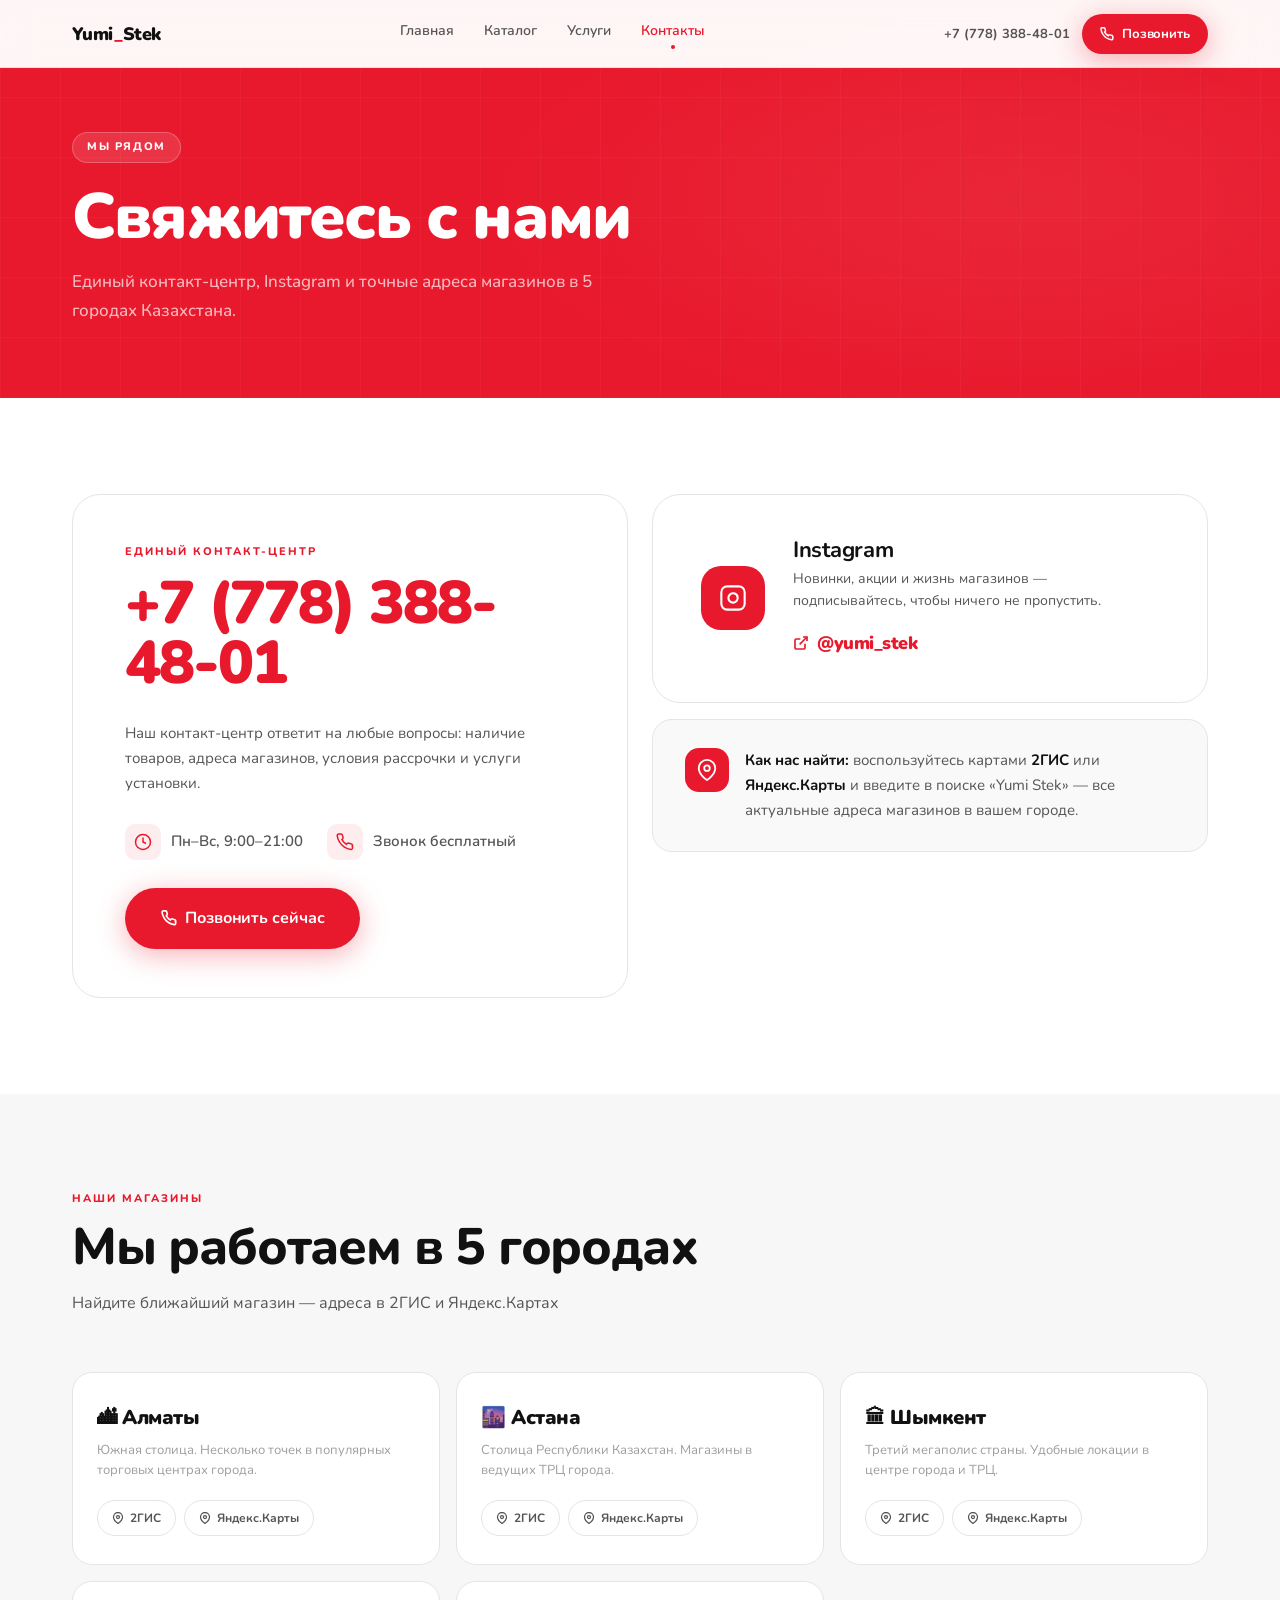
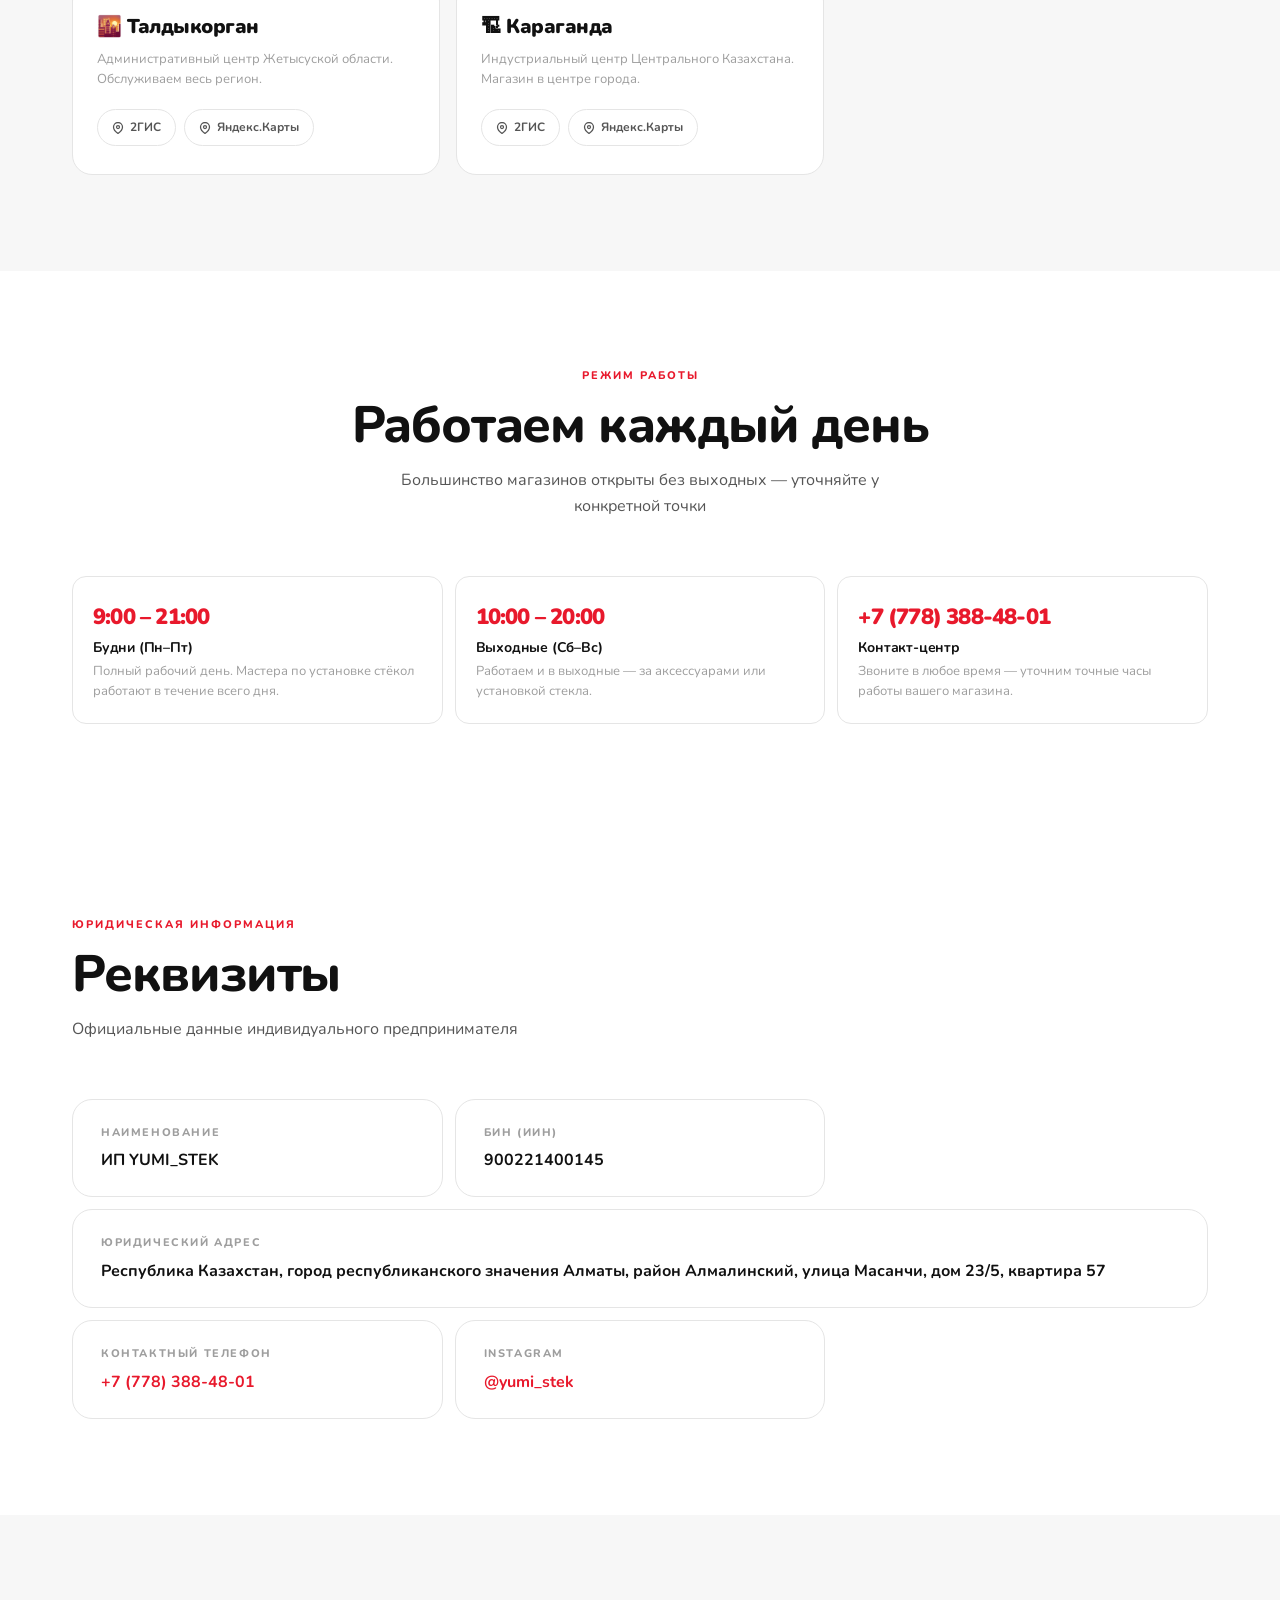
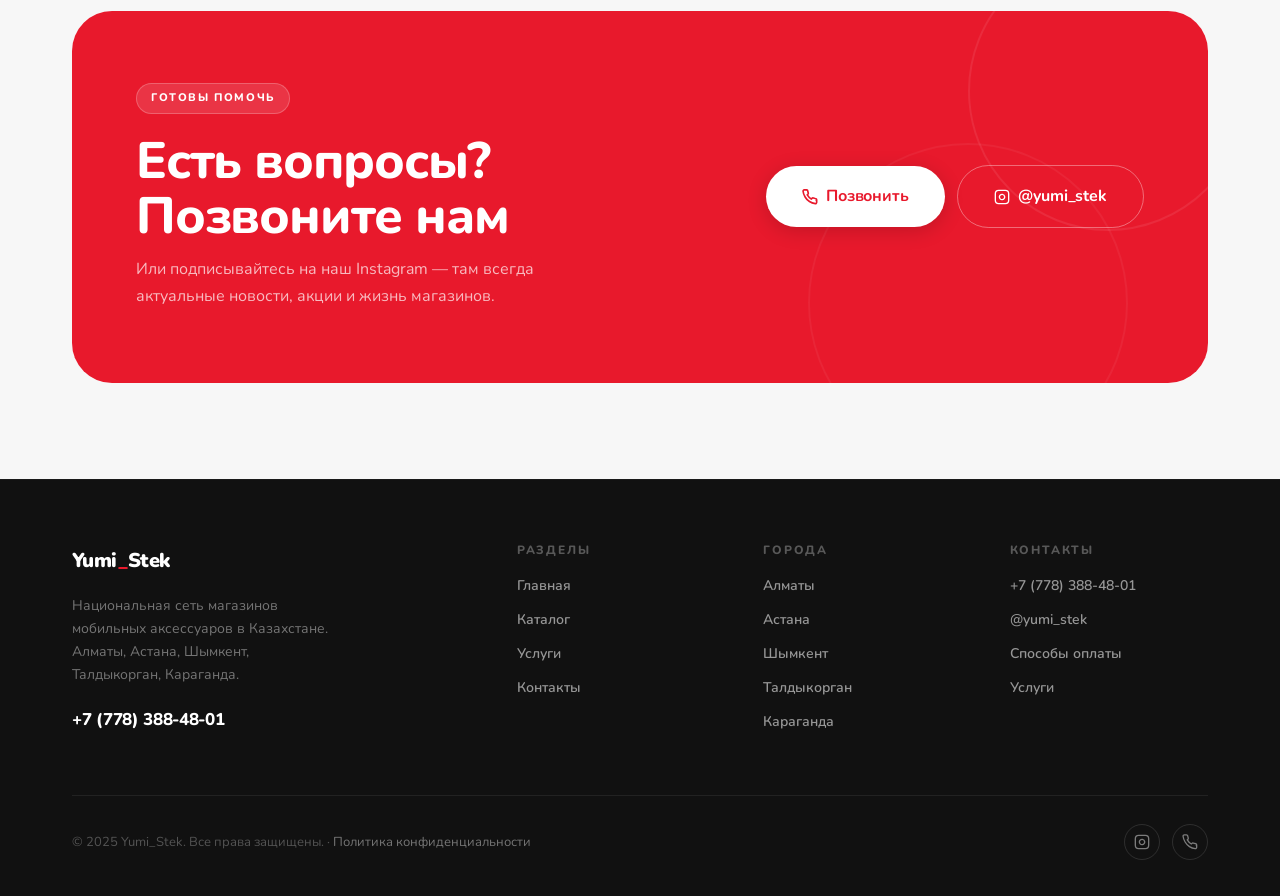
<file: contacts.html>
<!DOCTYPE html>
<html lang="ru">
<head>
<meta charset="UTF-8">
<meta name="viewport" content="width=device-width, initial-scale=1.0">
<title>Контакты — Yumi_Stek</title>
<link rel="preconnect" href="https://fonts.googleapis.com">
<link rel="preconnect" href="https://fonts.gstatic.com" crossorigin>
<link rel="stylesheet" href="style.css">
<style>
/* Contacts specifics */
.contact-grid { display: grid; grid-template-columns: 1fr 1fr; gap: 24px; align-items: start; }

.social-card {
  border: 1.5px solid var(--border); border-radius: var(--r-xl); padding: 44px 48px;
  display: flex; align-items: center; gap: 28px;
  transition: border-color 0.22s, box-shadow 0.28s, transform 0.28s;
}
.social-card:hover {
  border-color: var(--bdr-red);
  box-shadow: 0 10px 40px rgba(0,0,0,0.09);
  transform: translateY(-3px);
}
.social-card-icon {
  width: 64px; height: 64px; border-radius: var(--r-lg);
  background: var(--red); color: #fff; flex-shrink: 0;
  display: flex; align-items: center; justify-content: center;
}
.social-card-text h3 { font-size: 22px; color: var(--tx); margin-bottom: 6px; }
.social-card-text p { font-size: 14px; color: var(--tx-2); margin-bottom: 16px; line-height: 1.55; }
.social-card-handle {
  font-size: 18px; font-weight: 900; color: var(--red); letter-spacing: -0.5px;
  display: flex; align-items: center; gap: 8px;
}
.social-card-handle svg { color: var(--red); }

.city-detail-grid { display: grid; grid-template-columns: repeat(3, 1fr); gap: 16px; }
.city-detail-card {
  border: 1.5px solid var(--border); border-radius: var(--r-lg); padding: 28px 24px;
  background: var(--bg); transition: border-color 0.22s, box-shadow 0.22s, transform 0.28s;
}
.city-detail-card:hover {
  border-color: var(--bdr-red);
  box-shadow: var(--sh-sm);
  transform: translateY(-3px);
}
.city-detail-name { font-size: 20px; font-weight: 900; color: var(--tx); margin-bottom: 6px; letter-spacing: -0.5px; }
.city-detail-desc { font-size: 13px; color: var(--tx-3); margin-bottom: 20px; line-height: 1.5; }
.city-detail-links { display: flex; gap: 8px; flex-wrap: wrap; }
.city-link {
  display: inline-flex; align-items: center; gap: 6px;
  padding: 7px 14px; border-radius: var(--r-pill);
  border: 1.5px solid var(--border); background: var(--bg);
  font-size: 12px; font-weight: 700; color: var(--tx-2);
  transition: border-color 0.18s, color 0.18s, background 0.18s;
}
.city-link:hover { border-color: var(--red); color: var(--red); background: var(--red-a08); }

.hours-row {
  display: grid; grid-template-columns: repeat(3, 1fr); gap: 12px;
}
.hours-card {
  border: 1.5px solid var(--border); border-radius: var(--r-md); padding: 22px 20px;
  background: var(--bg);
}
.hours-card h4 { font-size: 14px; color: var(--tx); margin-bottom: 6px; }
.hours-card p { font-size: 13px; color: var(--tx-3); line-height: 1.55; }
.hours-card .hours-time { font-size: 22px; font-weight: 900; color: var(--red); letter-spacing: -0.8px; margin-bottom: 4px; }

@media (max-width: 1024px) {
  .city-detail-grid { grid-template-columns: repeat(2, 1fr); }
  .hours-row { grid-template-columns: 1fr 1fr; }
}
@media (max-width: 768px) {
  .contact-grid { grid-template-columns: 1fr; }
  .social-card { flex-direction: column; align-items: flex-start; padding: 32px 28px; }
  .city-detail-grid { grid-template-columns: 1fr; }
  .hours-row { grid-template-columns: 1fr; }
}
</style>
</head>
<body>

<div id="loader">
  <div class="ld-logo">Yumi<em style="color:rgba(255,255,255,0.55)">_</em>Stek</div>
</div>
<div id="sp"></div>

<header id="hdr">
  <div class="container h-inner">
    <a href="index.html" class="logo">Yumi<em>_</em>Stek</a>
    <nav>
      <a href="index.html">Главная</a>
      <a href="catalog.html">Каталог</a>
      <a href="services.html">Услуги</a>
      <a href="contacts.html" class="active">Контакты</a>
    </nav>
    <div class="h-cta">
      <a href="tel:+77783884801" class="h-phone">+7 (778) 388-48-01</a>
      <a href="tel:+77783884801" class="btn btn-red">
        <svg width="14" height="14" fill="none" stroke="currentColor" stroke-width="2.5" viewBox="0 0 24 24"><path d="M22 16.92v3a2 2 0 0 1-2.18 2 19.79 19.79 0 0 1-8.63-3.07A19.5 19.5 0 0 1 4.69 12 19.79 19.79 0 0 1 1.61 3.39 2 2 0 0 1 3.6 1.21h3a2 2 0 0 1 2 1.72c.127.96.361 1.903.7 2.81a2 2 0 0 1-.45 2.11L7.91 8.91a16 16 0 0 0 6.08 6.08l.96-.96a2 2 0 0 1 2.11-.45c.907.339 1.85.573 2.81.7A2 2 0 0 1 21.73 16.92z"/></svg>
        Позвонить
      </a>
    </div>
    <button class="ham" id="ham" aria-label="Меню">
      <span></span><span></span><span></span>
    </button>
  </div>
</header>

<div class="mob" id="mob">
  <a href="index.html">Главная</a>
  <a href="catalog.html">Каталог</a>
  <a href="services.html">Услуги</a>
  <a href="contacts.html">Контакты</a>
  <span class="mob-phone">+7 (778) 388-48-01</span>
</div>

<!-- ─── PAGE HERO ─────────────────────────────────────────────────── -->
<section class="page-hero">
  <div class="page-hero-bg"></div>
  <div class="container page-hero-inner">
    <span class="badge badge-inv r" style="margin-bottom:20px">Мы рядом</span>
    <h1 class="r r-delay-1">Свяжитесь с нами</h1>
    <p class="r r-delay-2">Единый контакт-центр, Instagram и точные адреса магазинов в 5 городах Казахстана.</p>
  </div>
</section>

<!-- ─── MAIN CONTACT ──────────────────────────────────────────────── -->
<section style="background: var(--bg);">
  <div class="container">
    <div class="contact-grid">

      <!-- Phone block -->
      <div class="contact-block r">
        <div>
          <span class="sec-label">Единый контакт-центр</span>
          <a href="tel:+77783884801" class="contact-phone">+7 (778) 388-48-01</a>
        </div>
        <p style="font-size:15px; color:var(--tx-2); line-height:1.65;">
          Наш контакт-центр ответит на любые вопросы: наличие товаров, адреса магазинов,
          условия рассрочки и услуги установки.
        </p>
        <div class="contact-meta">
          <div class="contact-meta-item">
            <div class="contact-meta-icon">
              <svg width="18" height="18" fill="none" stroke="currentColor" stroke-width="2" viewBox="0 0 24 24"><circle cx="12" cy="12" r="10"/><polyline points="12 6 12 12 16 14"/></svg>
            </div>
            <span>Пн–Вс, 9:00–21:00</span>
          </div>
          <div class="contact-meta-item">
            <div class="contact-meta-icon">
              <svg width="18" height="18" fill="none" stroke="currentColor" stroke-width="2" viewBox="0 0 24 24"><path d="M22 16.92v3a2 2 0 0 1-2.18 2 19.79 19.79 0 0 1-8.63-3.07A19.5 19.5 0 0 1 4.69 12 19.79 19.79 0 0 1 1.61 3.39 2 2 0 0 1 3.6 1.21h3a2 2 0 0 1 2 1.72c.127.96.361 1.903.7 2.81a2 2 0 0 1-.45 2.11L7.91 8.91a16 16 0 0 0 6.08 6.08l.96-.96a2 2 0 0 1 2.11-.45c.907.339 1.85.573 2.81.7A2 2 0 0 1 21.73 16.92z"/></svg>
            </div>
            <span>Звонок бесплатный</span>
          </div>
        </div>
        <a href="tel:+77783884801" class="btn btn-red btn-lg" style="align-self:flex-start;">
          <svg width="16" height="16" fill="none" stroke="currentColor" stroke-width="2.5" viewBox="0 0 24 24"><path d="M22 16.92v3a2 2 0 0 1-2.18 2 19.79 19.79 0 0 1-8.63-3.07A19.5 19.5 0 0 1 4.69 12 19.79 19.79 0 0 1 1.61 3.39 2 2 0 0 1 3.6 1.21h3a2 2 0 0 1 2 1.72c.127.96.361 1.903.7 2.81a2 2 0 0 1-.45 2.11L7.91 8.91a16 16 0 0 0 6.08 6.08l.96-.96a2 2 0 0 1 2.11-.45c.907.339 1.85.573 2.81.7A2 2 0 0 1 21.73 16.92z"/></svg>
          Позвонить сейчас
        </a>
      </div>

      <!-- Social block -->
      <div style="display: flex; flex-direction: column; gap: 16px;">
        <a href="https://instagram.com/yumi_stek" target="_blank" rel="noopener" class="social-card r r-delay-1">
          <div class="social-card-icon">
            <svg width="28" height="28" fill="none" stroke="currentColor" stroke-width="1.8" viewBox="0 0 24 24"><rect x="2" y="2" width="20" height="20" rx="5" ry="5"/><path d="M16 11.37A4 4 0 1 1 12.63 8 4 4 0 0 1 16 11.37z"/><line x1="17.5" y1="6.5" x2="17.51" y2="6.5"/></svg>
          </div>
          <div class="social-card-text">
            <h3>Instagram</h3>
            <p>Новинки, акции и жизнь магазинов — подписывайтесь, чтобы ничего не пропустить.</p>
            <div class="social-card-handle">
              <svg width="16" height="16" fill="none" stroke="currentColor" stroke-width="2.5" viewBox="0 0 24 24"><path d="M18 13v6a2 2 0 0 1-2 2H5a2 2 0 0 1-2-2V8a2 2 0 0 1 2-2h6"/><polyline points="15 3 21 3 21 9"/><line x1="10" y1="14" x2="21" y2="3"/></svg>
              @yumi_stek
            </div>
          </div>
        </a>

        <!-- Map tip -->
        <div class="map-tip r r-delay-2">
          <div class="map-tip-icon">
            <svg width="22" height="22" fill="none" stroke="currentColor" stroke-width="2" viewBox="0 0 24 24"><path d="M21 10c0 7-9 13-9 13s-9-6-9-13a9 9 0 0 1 18 0z"/><circle cx="12" cy="10" r="3"/></svg>
          </div>
          <div>
            <p>
              <strong>Как нас найти:</strong> воспользуйтесь картами
              <strong>2ГИС</strong> или <strong>Яндекс.Карты</strong> и введите в поиске
              «Yumi Stek» — все актуальные адреса магазинов в вашем городе.
            </p>
          </div>
        </div>
      </div>

    </div>
  </div>
</section>

<!-- ─── ГОРОДА ────────────────────────────────────────────────────── -->
<section style="background: var(--bg-2);">
  <div class="container">
    <div class="sec-head r">
      <span class="sec-label">Наши магазины</span>
      <h2>Мы работаем в 5 городах</h2>
      <p>Найдите ближайший магазин — адреса в 2ГИС и Яндекс.Картах</p>
    </div>
    <div class="city-detail-grid">
      <div class="city-detail-card r r-delay-1">
        <div class="city-detail-name">🏙 Алматы</div>
        <div class="city-detail-desc">Южная столица. Несколько точек в популярных торговых центрах города.</div>
        <div class="city-detail-links">
          <a href="https://go.2gis.com" target="_blank" rel="noopener" class="city-link">
            <svg width="12" height="12" fill="none" stroke="currentColor" stroke-width="2.5" viewBox="0 0 24 24"><path d="M21 10c0 7-9 13-9 13s-9-6-9-13a9 9 0 0 1 18 0z"/><circle cx="12" cy="10" r="3"/></svg>
            2ГИС
          </a>
          <a href="https://yandex.kz/maps" target="_blank" rel="noopener" class="city-link">
            <svg width="12" height="12" fill="none" stroke="currentColor" stroke-width="2.5" viewBox="0 0 24 24"><path d="M21 10c0 7-9 13-9 13s-9-6-9-13a9 9 0 0 1 18 0z"/><circle cx="12" cy="10" r="3"/></svg>
            Яндекс.Карты
          </a>
        </div>
      </div>
      <div class="city-detail-card r r-delay-2">
        <div class="city-detail-name">🌆 Астана</div>
        <div class="city-detail-desc">Столица Республики Казахстан. Магазины в ведущих ТРЦ города.</div>
        <div class="city-detail-links">
          <a href="https://go.2gis.com" target="_blank" rel="noopener" class="city-link">
            <svg width="12" height="12" fill="none" stroke="currentColor" stroke-width="2.5" viewBox="0 0 24 24"><path d="M21 10c0 7-9 13-9 13s-9-6-9-13a9 9 0 0 1 18 0z"/><circle cx="12" cy="10" r="3"/></svg>
            2ГИС
          </a>
          <a href="https://yandex.kz/maps" target="_blank" rel="noopener" class="city-link">
            <svg width="12" height="12" fill="none" stroke="currentColor" stroke-width="2.5" viewBox="0 0 24 24"><path d="M21 10c0 7-9 13-9 13s-9-6-9-13a9 9 0 0 1 18 0z"/><circle cx="12" cy="10" r="3"/></svg>
            Яндекс.Карты
          </a>
        </div>
      </div>
      <div class="city-detail-card r r-delay-3">
        <div class="city-detail-name">🏛 Шымкент</div>
        <div class="city-detail-desc">Третий мегаполис страны. Удобные локации в центре города и ТРЦ.</div>
        <div class="city-detail-links">
          <a href="https://go.2gis.com" target="_blank" rel="noopener" class="city-link">
            <svg width="12" height="12" fill="none" stroke="currentColor" stroke-width="2.5" viewBox="0 0 24 24"><path d="M21 10c0 7-9 13-9 13s-9-6-9-13a9 9 0 0 1 18 0z"/><circle cx="12" cy="10" r="3"/></svg>
            2ГИС
          </a>
          <a href="https://yandex.kz/maps" target="_blank" rel="noopener" class="city-link">
            <svg width="12" height="12" fill="none" stroke="currentColor" stroke-width="2.5" viewBox="0 0 24 24"><path d="M21 10c0 7-9 13-9 13s-9-6-9-13a9 9 0 0 1 18 0z"/><circle cx="12" cy="10" r="3"/></svg>
            Яндекс.Карты
          </a>
        </div>
      </div>
      <div class="city-detail-card r r-delay-4">
        <div class="city-detail-name">🌇 Талдыкорган</div>
        <div class="city-detail-desc">Административный центр Жетысуской области. Обслуживаем весь регион.</div>
        <div class="city-detail-links">
          <a href="https://go.2gis.com" target="_blank" rel="noopener" class="city-link">
            <svg width="12" height="12" fill="none" stroke="currentColor" stroke-width="2.5" viewBox="0 0 24 24"><path d="M21 10c0 7-9 13-9 13s-9-6-9-13a9 9 0 0 1 18 0z"/><circle cx="12" cy="10" r="3"/></svg>
            2ГИС
          </a>
          <a href="https://yandex.kz/maps" target="_blank" rel="noopener" class="city-link">
            <svg width="12" height="12" fill="none" stroke="currentColor" stroke-width="2.5" viewBox="0 0 24 24"><path d="M21 10c0 7-9 13-9 13s-9-6-9-13a9 9 0 0 1 18 0z"/><circle cx="12" cy="10" r="3"/></svg>
            Яндекс.Карты
          </a>
        </div>
      </div>
      <div class="city-detail-card r r-delay-5">
        <div class="city-detail-name">🏗 Караганда</div>
        <div class="city-detail-desc">Индустриальный центр Центрального Казахстана. Магазин в центре города.</div>
        <div class="city-detail-links">
          <a href="https://go.2gis.com" target="_blank" rel="noopener" class="city-link">
            <svg width="12" height="12" fill="none" stroke="currentColor" stroke-width="2.5" viewBox="0 0 24 24"><path d="M21 10c0 7-9 13-9 13s-9-6-9-13a9 9 0 0 1 18 0z"/><circle cx="12" cy="10" r="3"/></svg>
            2ГИС
          </a>
          <a href="https://yandex.kz/maps" target="_blank" rel="noopener" class="city-link">
            <svg width="12" height="12" fill="none" stroke="currentColor" stroke-width="2.5" viewBox="0 0 24 24"><path d="M21 10c0 7-9 13-9 13s-9-6-9-13a9 9 0 0 1 18 0z"/><circle cx="12" cy="10" r="3"/></svg>
            Яндекс.Карты
          </a>
        </div>
      </div>
    </div>
  </div>
</section>

<!-- ─── HOURS ─────────────────────────────────────────────────────── -->
<section style="background: var(--bg);">
  <div class="container">
    <div class="sec-head center r">
      <span class="sec-label">Режим работы</span>
      <h2>Работаем каждый день</h2>
      <p>Большинство магазинов открыты без выходных — уточняйте у конкретной точки</p>
    </div>
    <div class="hours-row r">
      <div class="hours-card">
        <div class="hours-time">9:00 – 21:00</div>
        <h4>Будни (Пн–Пт)</h4>
        <p>Полный рабочий день. Мастера по установке стёкол работают в течение всего дня.</p>
      </div>
      <div class="hours-card">
        <div class="hours-time">10:00 – 20:00</div>
        <h4>Выходные (Сб–Вс)</h4>
        <p>Работаем и в выходные — за аксессуарами или установкой стекла.</p>
      </div>
      <div class="hours-card">
        <div class="hours-time">+7 (778) 388-48-01</div>
        <h4>Контакт-центр</h4>
        <p>Звоните в любое время — уточним точные часы работы вашего магазина.</p>
      </div>
    </div>
  </div>
</section>

<!-- ─── РЕКВИЗИТЫ ─────────────────────────────────────────────────── -->
<section id="requisites" style="background: var(--bg);">
  <div class="container">
    <div class="sec-head r">
      <span class="sec-label">Юридическая информация</span>
      <h2>Реквизиты</h2>
      <p>Официальные данные индивидуального предпринимателя</p>
    </div>
    <div class="req-grid r">
      <div class="req-item">
        <div class="req-label">Наименование</div>
        <div class="req-value">ИП YUMI_STEK</div>
      </div>
      <div class="req-item">
        <div class="req-label">БИН (ИИН)</div>
        <div class="req-value">900221400145</div>
      </div>
      <div class="req-item req-item--wide">
        <div class="req-label">Юридический адрес</div>
        <div class="req-value">Республика Казахстан, город республиканского значения Алматы, район Алмалинский, улица Масанчи, дом 23/5, квартира 57</div>
      </div>
      <div class="req-item">
        <div class="req-label">Контактный телефон</div>
        <div class="req-value"><a href="tel:+77783884801">+7 (778) 388-48-01</a></div>
      </div>
      <div class="req-item">
        <div class="req-label">Instagram</div>
        <div class="req-value"><a href="https://instagram.com/yumi_stek" target="_blank" rel="noopener">@yumi_stek</a></div>
      </div>
    </div>
  </div>
</section>

<!-- ─── CTA ───────────────────────────────────────────────────────── -->
<section style="background: var(--bg-2);">
  <div class="container">
    <div class="cta-banner r">
      <div class="cta-text">
        <div class="badge badge-inv" style="margin-bottom:20px">Готовы помочь</div>
        <h2>Есть вопросы? Позвоните нам</h2>
        <p>Или подписывайтесь на наш Instagram — там всегда актуальные новости, акции и жизнь магазинов.</p>
      </div>
      <div class="cta-actions">
        <a href="tel:+77783884801" class="btn btn-white btn-lg">
          <svg width="16" height="16" fill="none" stroke="currentColor" stroke-width="2.5" viewBox="0 0 24 24"><path d="M22 16.92v3a2 2 0 0 1-2.18 2 19.79 19.79 0 0 1-8.63-3.07A19.5 19.5 0 0 1 4.69 12 19.79 19.79 0 0 1 1.61 3.39 2 2 0 0 1 3.6 1.21h3a2 2 0 0 1 2 1.72c.127.96.361 1.903.7 2.81a2 2 0 0 1-.45 2.11L7.91 8.91a16 16 0 0 0 6.08 6.08l.96-.96a2 2 0 0 1 2.11-.45c.907.339 1.85.573 2.81.7A2 2 0 0 1 21.73 16.92z"/></svg>
          Позвонить
        </a>
        <a href="https://instagram.com/yumi_stek" target="_blank" rel="noopener" class="btn btn-ghost-inv btn-lg">
          <svg width="16" height="16" fill="none" stroke="currentColor" stroke-width="2" viewBox="0 0 24 24"><rect x="2" y="2" width="20" height="20" rx="5" ry="5"/><path d="M16 11.37A4 4 0 1 1 12.63 8 4 4 0 0 1 16 11.37z"/><line x1="17.5" y1="6.5" x2="17.51" y2="6.5"/></svg>
          @yumi_stek
        </a>
      </div>
    </div>
  </div>
</section>

<!-- ─── FOOTER ────────────────────────────────────────────────────── -->
<footer>
  <div class="container">
    <div class="footer-grid">
      <div class="footer-brand">
        <div class="logo">Yumi<em>_</em>Stek</div>
        <p>Национальная сеть магазинов мобильных аксессуаров в Казахстане. Алматы, Астана, Шымкент, Талдыкорган, Караганда.</p>
        <a href="tel:+77783884801" class="footer-phone">+7 (778) 388-48-01</a>
      </div>
      <div class="footer-col">
        <h4>Разделы</h4>
        <a href="index.html">Главная</a>
        <a href="catalog.html">Каталог</a>
        <a href="services.html">Услуги</a>
        <a href="contacts.html">Контакты</a>
      </div>
      <div class="footer-col">
        <h4>Города</h4>
        <a href="#cities">Алматы</a>
        <a href="#cities">Астана</a>
        <a href="#cities">Шымкент</a>
        <a href="#cities">Талдыкорган</a>
        <a href="#cities">Караганда</a>
      </div>
      <div class="footer-col">
        <h4>Контакты</h4>
        <a href="tel:+77783884801">+7 (778) 388-48-01</a>
        <a href="https://instagram.com/yumi_stek" target="_blank" rel="noopener">@yumi_stek</a>
        <a href="services.html#payment">Способы оплаты</a>
        <a href="services.html">Услуги</a>
      </div>
    </div>
    <div class="footer-bottom">
      <p>© 2025 Yumi_Stek. Все права защищены. · <a href="privacy.html" style="color:rgba(255,255,255,0.42);transition:color .18s" onmouseover="this.style.color='#fff'" onmouseout="this.style.color='rgba(255,255,255,0.42)'">Политика конфиденциальности</a></p>
      <div class="footer-social">
        <a href="https://instagram.com/yumi_stek" class="social-link" target="_blank" rel="noopener" aria-label="Instagram">
          <svg width="16" height="16" fill="none" stroke="currentColor" stroke-width="2" viewBox="0 0 24 24"><rect x="2" y="2" width="20" height="20" rx="5" ry="5"/><path d="M16 11.37A4 4 0 1 1 12.63 8 4 4 0 0 1 16 11.37z"/><line x1="17.5" y1="6.5" x2="17.51" y2="6.5"/></svg>
        </a>
        <a href="tel:+77783884801" class="social-link" aria-label="Телефон">
          <svg width="16" height="16" fill="none" stroke="currentColor" stroke-width="2" viewBox="0 0 24 24"><path d="M22 16.92v3a2 2 0 0 1-2.18 2 19.79 19.79 0 0 1-8.63-3.07A19.5 19.5 0 0 1 4.69 12 19.79 19.79 0 0 1 1.61 3.39 2 2 0 0 1 3.6 1.21h3a2 2 0 0 1 2 1.72c.127.96.361 1.903.7 2.81a2 2 0 0 1-.45 2.11L7.91 8.91a16 16 0 0 0 6.08 6.08l.96-.96a2 2 0 0 1 2.11-.45c.907.339 1.85.573 2.81.7A2 2 0 0 1 21.73 16.92z"/></svg>
        </a>
      </div>
    </div>
  </div>
</footer>

<script>
window.addEventListener('load', () => setTimeout(() => document.getElementById('loader').classList.add('out'), 400));
const sp = document.getElementById('sp');
window.addEventListener('scroll', () => { const s = document.documentElement; sp.style.width = (s.scrollTop / (s.scrollHeight - s.clientHeight)) * 100 + '%'; }, { passive: true });
const hdr = document.getElementById('hdr');
window.addEventListener('scroll', () => hdr.classList.toggle('scrolled', window.scrollY > 8), { passive: true });
const ham = document.getElementById('ham'), mob = document.getElementById('mob');
ham.addEventListener('click', () => { ham.classList.toggle('open'); mob.classList.toggle('open'); document.body.style.overflow = mob.classList.contains('open') ? 'hidden' : ''; });
mob.querySelectorAll('a').forEach(a => a.addEventListener('click', () => { ham.classList.remove('open'); mob.classList.remove('open'); document.body.style.overflow = ''; }));
const io = new IntersectionObserver((entries) => { entries.forEach(e => { if (e.isIntersecting) { e.target.classList.add('in'); io.unobserve(e.target); } }); }, { threshold: 0.08, rootMargin: '0px 0px -32px 0px' });
document.querySelectorAll('.r').forEach(el => io.observe(el));
</script>
</body>
</html>
</file>
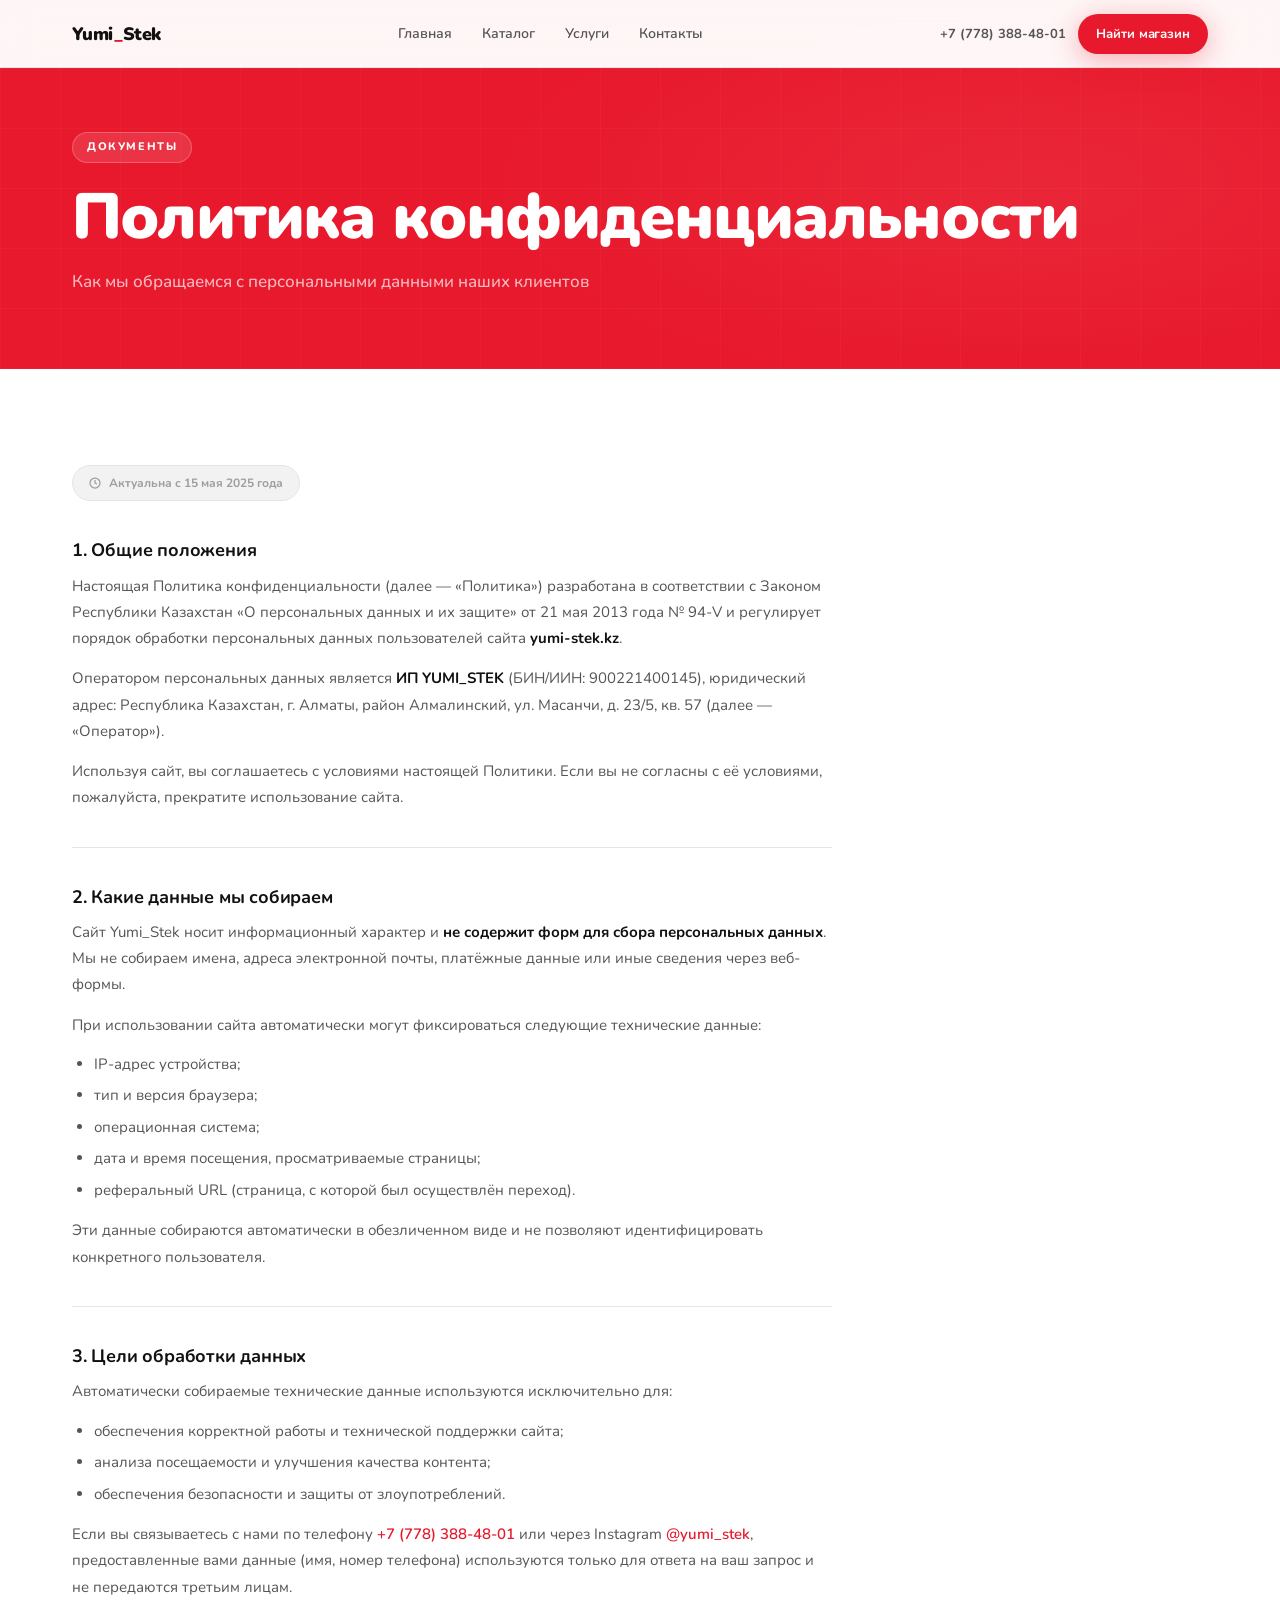
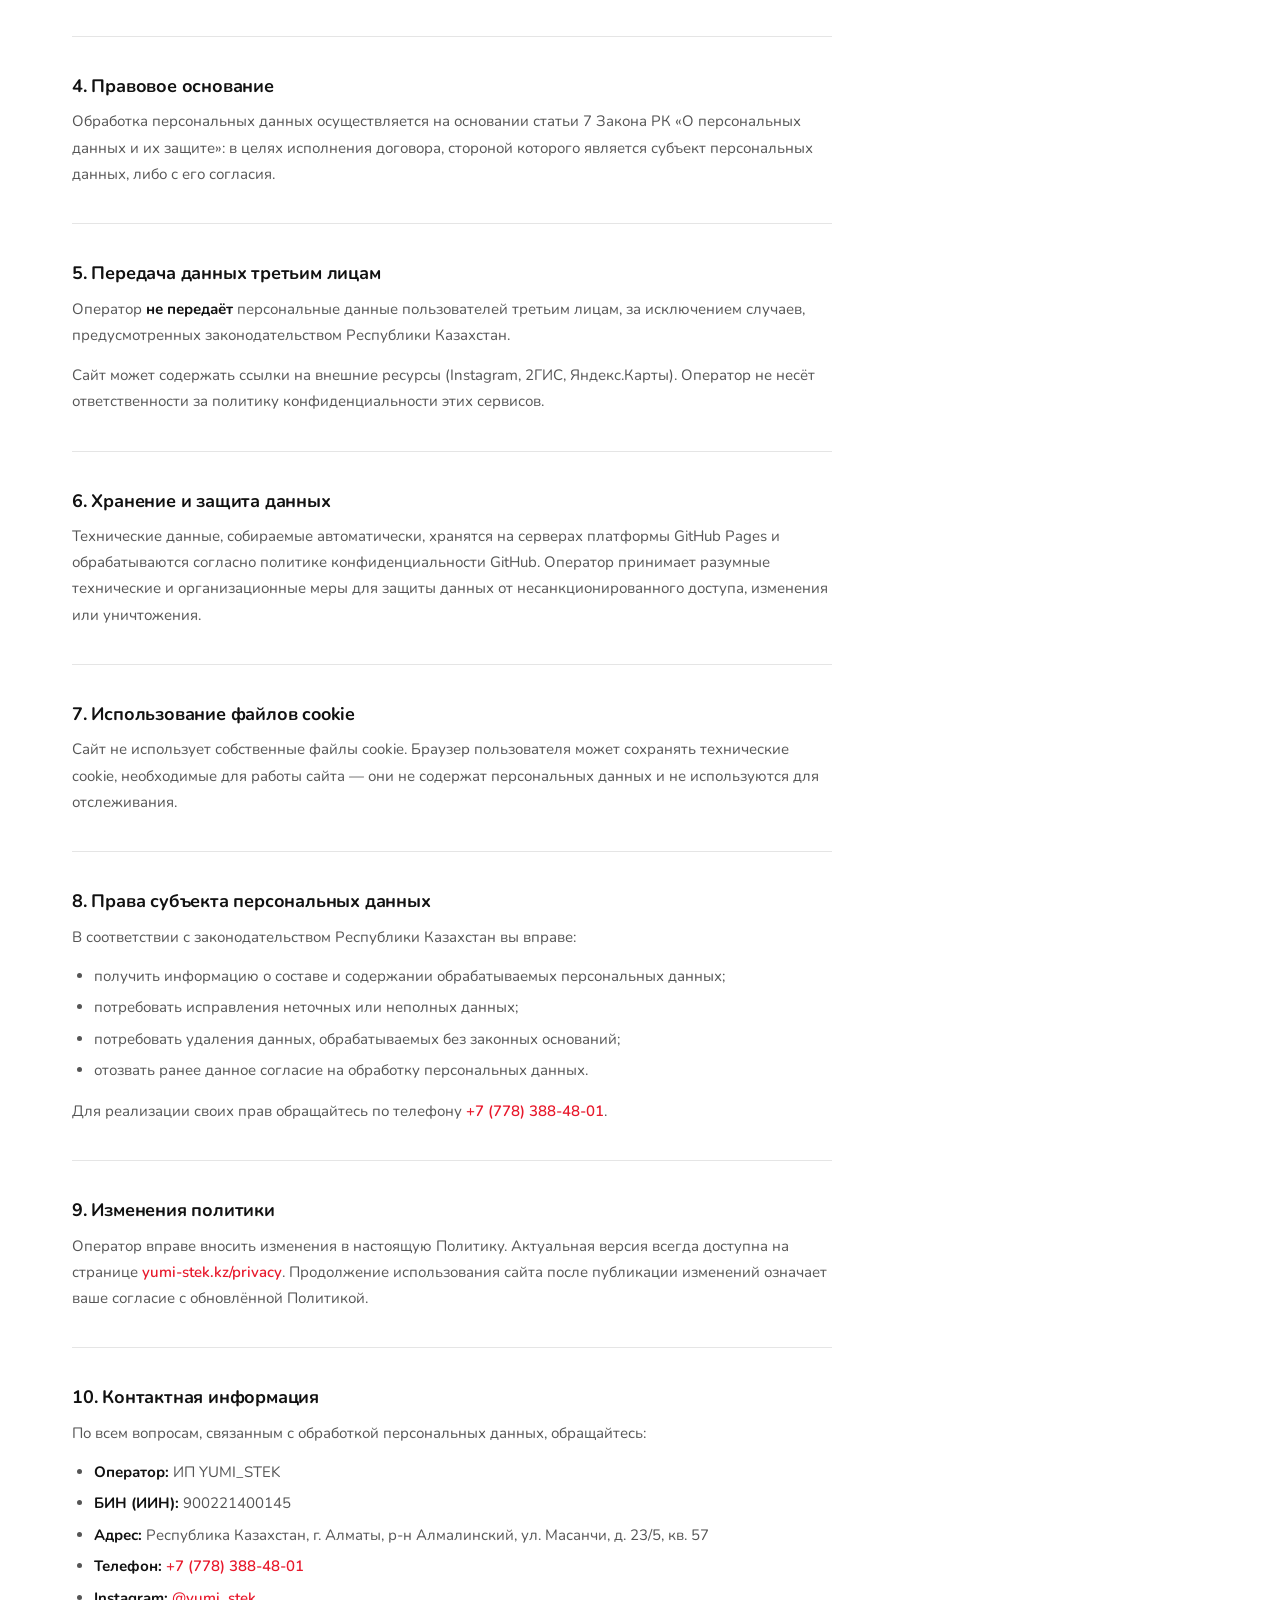
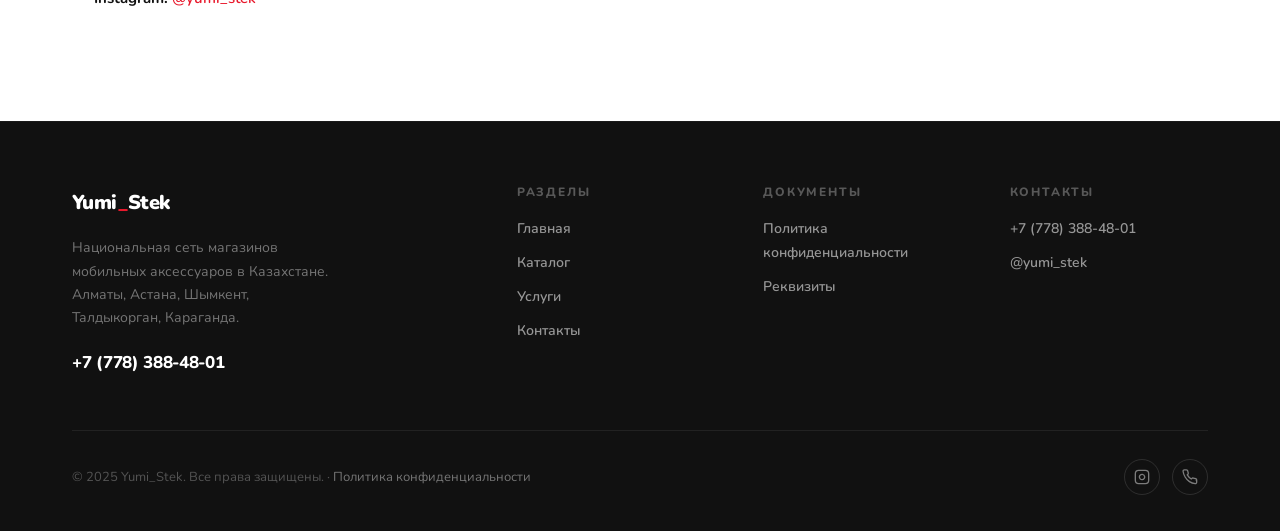
<file: privacy.html>
<!DOCTYPE html>
<html lang="ru">
<head>
<meta charset="UTF-8">
<meta name="viewport" content="width=device-width, initial-scale=1.0">
<title>Политика конфиденциальности — Yumi_Stek</title>
<link rel="preconnect" href="https://fonts.googleapis.com">
<link rel="preconnect" href="https://fonts.gstatic.com" crossorigin>
<link rel="stylesheet" href="style.css">
<style>
.privacy-body {
  max-width: 760px;
}
.privacy-body h3 {
  font-size: 18px; font-weight: 700; color: var(--tx);
  margin: 40px 0 12px; letter-spacing: -0.2px;
}
.privacy-body h3:first-of-type { margin-top: 0; }
.privacy-body p {
  font-size: 15px; color: var(--tx-2); line-height: 1.75; margin-bottom: 14px;
}
.privacy-body ul {
  list-style: disc; padding-left: 22px; margin-bottom: 14px;
}
.privacy-body ul li {
  font-size: 15px; color: var(--tx-2); line-height: 1.7; margin-bottom: 6px;
}
.privacy-body strong { color: var(--tx); font-weight: 700; }
.privacy-body a { color: var(--red); font-weight: 600; }
.privacy-body a:hover { text-decoration: underline; }
.privacy-divider {
  border: none; border-top: 1px solid var(--border);
  margin: 36px 0;
}
.privacy-updated {
  display: inline-flex; align-items: center; gap: 8px;
  padding: 7px 16px; border-radius: var(--r-pill);
  background: var(--gray-100); border: 1px solid var(--border);
  font-size: 12px; font-weight: 700; color: var(--tx-3);
  margin-bottom: 40px;
}
</style>
</head>
<body>

<div id="loader"><div class="ld-logo">Yumi<em style="color:rgba(255,255,255,0.55)">_</em>Stek</div></div>
<div id="sp"></div>

<header id="hdr">
  <div class="container h-inner">
    <a href="index.html" class="logo">Yumi<em>_</em>Stek</a>
    <nav>
      <a href="index.html">Главная</a>
      <a href="catalog.html">Каталог</a>
      <a href="services.html">Услуги</a>
      <a href="contacts.html">Контакты</a>
    </nav>
    <div class="h-cta">
      <a href="tel:+77783884801" class="h-phone">+7 (778) 388-48-01</a>
      <a href="contacts.html" class="btn btn-red">Найти магазин</a>
    </div>
    <button class="ham" id="ham" aria-label="Меню"><span></span><span></span><span></span></button>
  </div>
</header>

<div class="mob" id="mob">
  <a href="index.html">Главная</a>
  <a href="catalog.html">Каталог</a>
  <a href="services.html">Услуги</a>
  <a href="contacts.html">Контакты</a>
  <span class="mob-phone">+7 (778) 388-48-01</span>
</div>

<!-- ─── PAGE HERO ─────────────────────────────────────────────────── -->
<section class="page-hero">
  <div class="page-hero-bg"></div>
  <div class="container page-hero-inner">
    <span class="badge badge-inv r" style="margin-bottom:20px">Документы</span>
    <h1 class="r r-delay-1">Политика конфиденциальности</h1>
    <p class="r r-delay-2">Как мы обращаемся с персональными данными наших клиентов</p>
  </div>
</section>

<!-- ─── CONTENT ───────────────────────────────────────────────────── -->
<section style="background: var(--bg);">
  <div class="container">
    <div class="privacy-body r">

      <div class="privacy-updated">
        <svg width="12" height="12" fill="none" stroke="currentColor" stroke-width="2.5" viewBox="0 0 24 24"><circle cx="12" cy="12" r="10"/><polyline points="12 6 12 12 16 14"/></svg>
        Актуальна с 15 мая 2025 года
      </div>

      <h3>1. Общие положения</h3>
      <p>
        Настоящая Политика конфиденциальности (далее — «Политика») разработана в соответствии с
        Законом Республики Казахстан «О персональных данных и их защите» от 21 мая 2013 года № 94-V
        и регулирует порядок обработки персональных данных пользователей сайта <strong>yumi-stek.kz</strong>.
      </p>
      <p>
        Оператором персональных данных является <strong>ИП YUMI_STEK</strong>
        (БИН/ИИН: 900221400145), юридический адрес: Республика Казахстан, г. Алматы,
        район Алмалинский, ул. Масанчи, д. 23/5, кв. 57 (далее — «Оператор»).
      </p>
      <p>
        Используя сайт, вы соглашаетесь с условиями настоящей Политики. Если вы не согласны
        с её условиями, пожалуйста, прекратите использование сайта.
      </p>

      <hr class="privacy-divider">

      <h3>2. Какие данные мы собираем</h3>
      <p>
        Сайт Yumi_Stek носит информационный характер и <strong>не содержит форм для сбора персональных данных</strong>.
        Мы не собираем имена, адреса электронной почты, платёжные данные или иные сведения
        через веб-формы.
      </p>
      <p>При использовании сайта автоматически могут фиксироваться следующие технические данные:</p>
      <ul>
        <li>IP-адрес устройства;</li>
        <li>тип и версия браузера;</li>
        <li>операционная система;</li>
        <li>дата и время посещения, просматриваемые страницы;</li>
        <li>реферальный URL (страница, с которой был осуществлён переход).</li>
      </ul>
      <p>
        Эти данные собираются автоматически в обезличенном виде и не позволяют идентифицировать
        конкретного пользователя.
      </p>

      <hr class="privacy-divider">

      <h3>3. Цели обработки данных</h3>
      <p>Автоматически собираемые технические данные используются исключительно для:</p>
      <ul>
        <li>обеспечения корректной работы и технической поддержки сайта;</li>
        <li>анализа посещаемости и улучшения качества контента;</li>
        <li>обеспечения безопасности и защиты от злоупотреблений.</li>
      </ul>
      <p>
        Если вы связываетесь с нами по телефону <a href="tel:+77783884801">+7 (778) 388-48-01</a>
        или через Instagram <a href="https://instagram.com/yumi_stek" target="_blank" rel="noopener">@yumi_stek</a>,
        предоставленные вами данные (имя, номер телефона) используются только для ответа на
        ваш запрос и не передаются третьим лицам.
      </p>

      <hr class="privacy-divider">

      <h3>4. Правовое основание</h3>
      <p>
        Обработка персональных данных осуществляется на основании статьи 7 Закона РК
        «О персональных данных и их защите»: в целях исполнения договора, стороной которого
        является субъект персональных данных, либо с его согласия.
      </p>

      <hr class="privacy-divider">

      <h3>5. Передача данных третьим лицам</h3>
      <p>
        Оператор <strong>не передаёт</strong> персональные данные пользователей третьим лицам,
        за исключением случаев, предусмотренных законодательством Республики Казахстан.
      </p>
      <p>
        Сайт может содержать ссылки на внешние ресурсы (Instagram, 2ГИС, Яндекс.Карты).
        Оператор не несёт ответственности за политику конфиденциальности этих сервисов.
      </p>

      <hr class="privacy-divider">

      <h3>6. Хранение и защита данных</h3>
      <p>
        Технические данные, собираемые автоматически, хранятся на серверах платформы GitHub Pages
        и обрабатываются согласно политике конфиденциальности GitHub. Оператор принимает
        разумные технические и организационные меры для защиты данных от несанкционированного
        доступа, изменения или уничтожения.
      </p>

      <hr class="privacy-divider">

      <h3>7. Использование файлов cookie</h3>
      <p>
        Сайт не использует собственные файлы cookie. Браузер пользователя может сохранять
        технические cookie, необходимые для работы сайта — они не содержат персональных данных
        и не используются для отслеживания.
      </p>

      <hr class="privacy-divider">

      <h3>8. Права субъекта персональных данных</h3>
      <p>В соответствии с законодательством Республики Казахстан вы вправе:</p>
      <ul>
        <li>получить информацию о составе и содержании обрабатываемых персональных данных;</li>
        <li>потребовать исправления неточных или неполных данных;</li>
        <li>потребовать удаления данных, обрабатываемых без законных оснований;</li>
        <li>отозвать ранее данное согласие на обработку персональных данных.</li>
      </ul>
      <p>
        Для реализации своих прав обращайтесь по телефону
        <a href="tel:+77783884801">+7 (778) 388-48-01</a>.
      </p>

      <hr class="privacy-divider">

      <h3>9. Изменения политики</h3>
      <p>
        Оператор вправе вносить изменения в настоящую Политику. Актуальная версия всегда
        доступна на странице <a href="privacy.html">yumi-stek.kz/privacy</a>.
        Продолжение использования сайта после публикации изменений означает ваше согласие
        с обновлённой Политикой.
      </p>

      <hr class="privacy-divider">

      <h3>10. Контактная информация</h3>
      <p>По всем вопросам, связанным с обработкой персональных данных, обращайтесь:</p>
      <ul>
        <li><strong>Оператор:</strong> ИП YUMI_STEK</li>
        <li><strong>БИН (ИИН):</strong> 900221400145</li>
        <li><strong>Адрес:</strong> Республика Казахстан, г. Алматы, р-н Алмалинский, ул. Масанчи, д. 23/5, кв. 57</li>
        <li><strong>Телефон:</strong> <a href="tel:+77783884801">+7 (778) 388-48-01</a></li>
        <li><strong>Instagram:</strong> <a href="https://instagram.com/yumi_stek" target="_blank" rel="noopener">@yumi_stek</a></li>
      </ul>

    </div>
  </div>
</section>

<!-- ─── FOOTER ────────────────────────────────────────────────────── -->
<footer>
  <div class="container">
    <div class="footer-grid">
      <div class="footer-brand">
        <div class="logo">Yumi<em>_</em>Stek</div>
        <p>Национальная сеть магазинов мобильных аксессуаров в Казахстане. Алматы, Астана, Шымкент, Талдыкорган, Караганда.</p>
        <a href="tel:+77783884801" class="footer-phone">+7 (778) 388-48-01</a>
      </div>
      <div class="footer-col">
        <h4>Разделы</h4>
        <a href="index.html">Главная</a>
        <a href="catalog.html">Каталог</a>
        <a href="services.html">Услуги</a>
        <a href="contacts.html">Контакты</a>
      </div>
      <div class="footer-col">
        <h4>Документы</h4>
        <a href="privacy.html">Политика конфиденциальности</a>
        <a href="contacts.html#requisites">Реквизиты</a>
      </div>
      <div class="footer-col">
        <h4>Контакты</h4>
        <a href="tel:+77783884801">+7 (778) 388-48-01</a>
        <a href="https://instagram.com/yumi_stek" target="_blank" rel="noopener">@yumi_stek</a>
      </div>
    </div>
    <div class="footer-bottom">
      <p>© 2025 Yumi_Stek. Все права защищены. · <a href="privacy.html" style="color:rgba(255,255,255,0.42);transition:color .18s" onmouseover="this.style.color='#fff'" onmouseout="this.style.color='rgba(255,255,255,0.42)'">Политика конфиденциальности</a></p>
      <div class="footer-social">
        <a href="https://instagram.com/yumi_stek" class="social-link" target="_blank" rel="noopener" aria-label="Instagram">
          <svg width="16" height="16" fill="none" stroke="currentColor" stroke-width="2" viewBox="0 0 24 24"><rect x="2" y="2" width="20" height="20" rx="5" ry="5"/><path d="M16 11.37A4 4 0 1 1 12.63 8 4 4 0 0 1 16 11.37z"/><line x1="17.5" y1="6.5" x2="17.51" y2="6.5"/></svg>
        </a>
        <a href="tel:+77783884801" class="social-link" aria-label="Телефон">
          <svg width="16" height="16" fill="none" stroke="currentColor" stroke-width="2" viewBox="0 0 24 24"><path d="M22 16.92v3a2 2 0 0 1-2.18 2 19.79 19.79 0 0 1-8.63-3.07A19.5 19.5 0 0 1 4.69 12 19.79 19.79 0 0 1 1.61 3.39 2 2 0 0 1 3.6 1.21h3a2 2 0 0 1 2 1.72c.127.96.361 1.903.7 2.81a2 2 0 0 1-.45 2.11L7.91 8.91a16 16 0 0 0 6.08 6.08l.96-.96a2 2 0 0 1 2.11-.45c.907.339 1.85.573 2.81.7A2 2 0 0 1 21.73 16.92z"/></svg>
        </a>
      </div>
    </div>
  </div>
</footer>

<script>
window.addEventListener('load', () => setTimeout(() => document.getElementById('loader').classList.add('out'), 400));
const sp = document.getElementById('sp');
window.addEventListener('scroll', () => { const s = document.documentElement; sp.style.width = (s.scrollTop / (s.scrollHeight - s.clientHeight)) * 100 + '%'; }, { passive: true });
const hdr = document.getElementById('hdr');
window.addEventListener('scroll', () => hdr.classList.toggle('scrolled', window.scrollY > 8), { passive: true });
const ham = document.getElementById('ham'), mob = document.getElementById('mob');
ham.addEventListener('click', () => { ham.classList.toggle('open'); mob.classList.toggle('open'); document.body.style.overflow = mob.classList.contains('open') ? 'hidden' : ''; });
mob.querySelectorAll('a').forEach(a => a.addEventListener('click', () => { ham.classList.remove('open'); mob.classList.remove('open'); document.body.style.overflow = ''; }));
const io = new IntersectionObserver((entries) => { entries.forEach(e => { if (e.isIntersecting) { e.target.classList.add('in'); io.unobserve(e.target); } }); }, { threshold: 0.08 });
document.querySelectorAll('.r').forEach(el => io.observe(el));
</script>
</body>
</html>
</file>
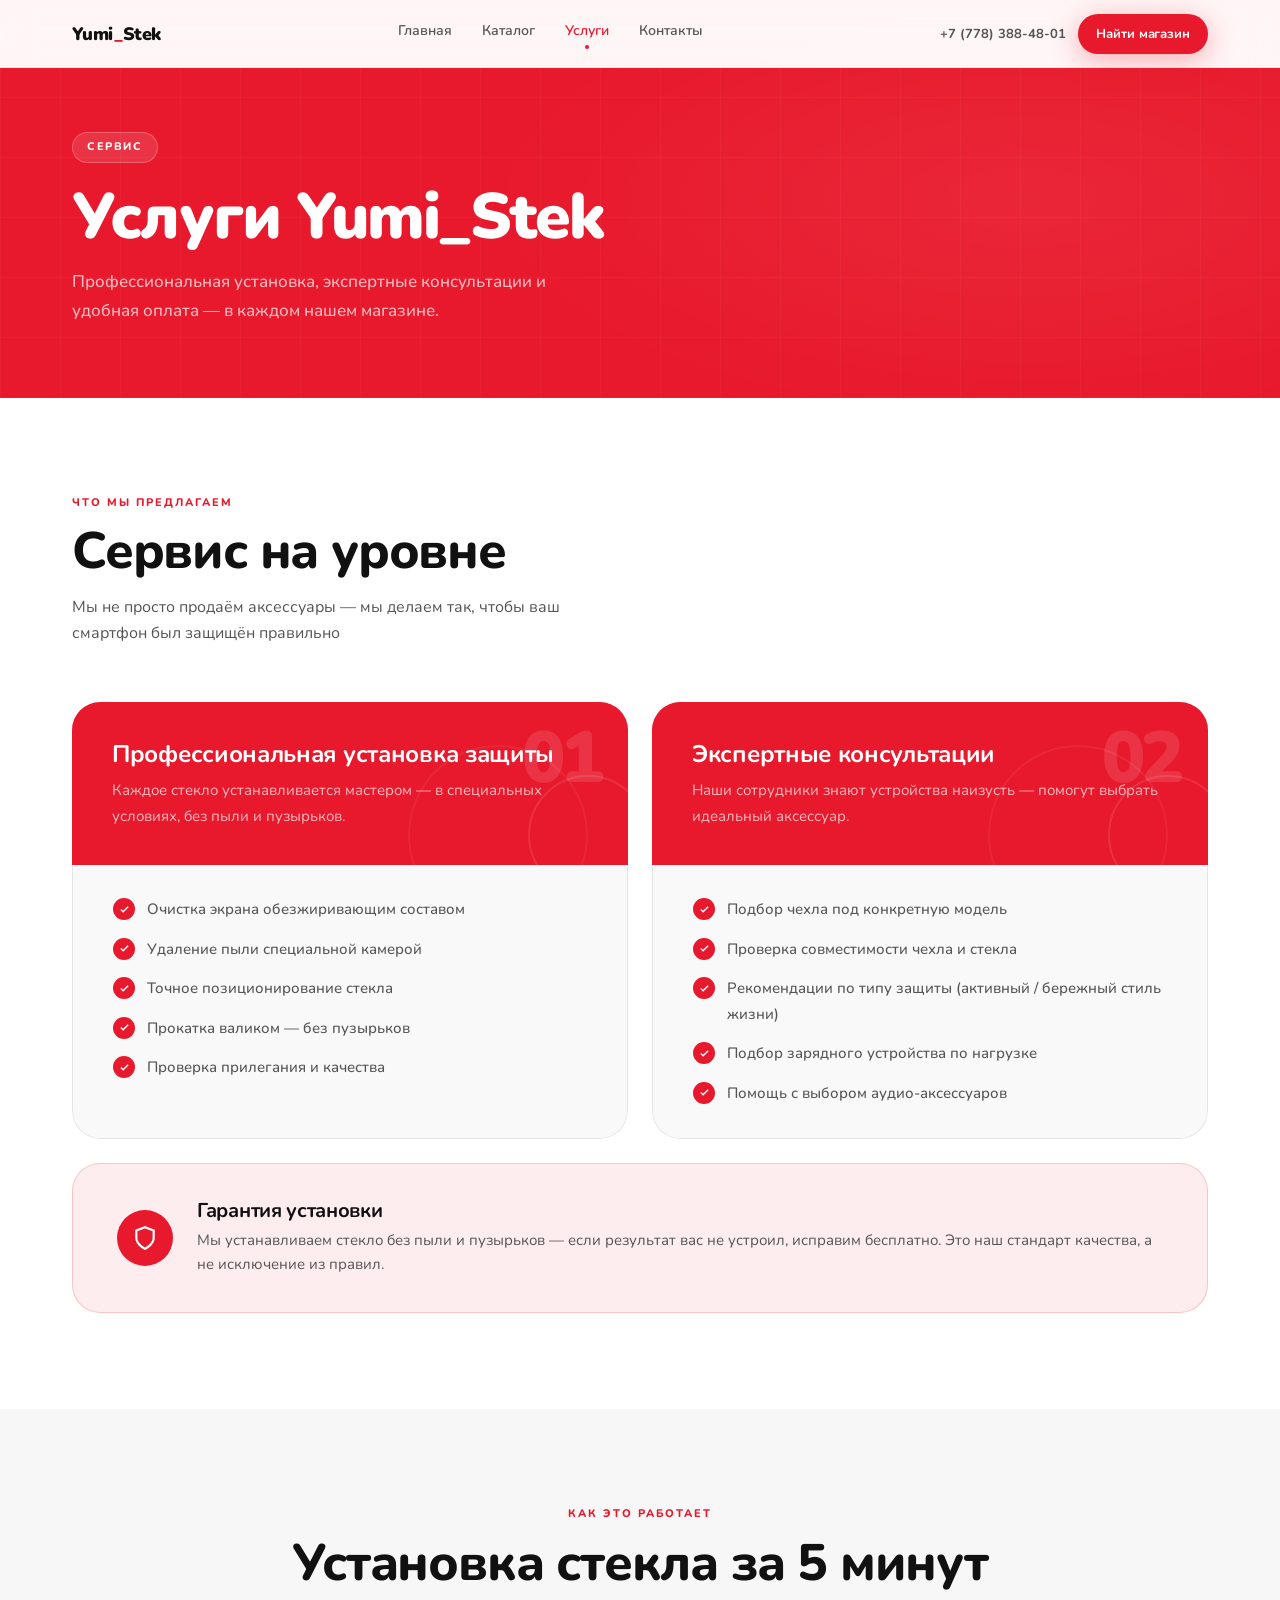
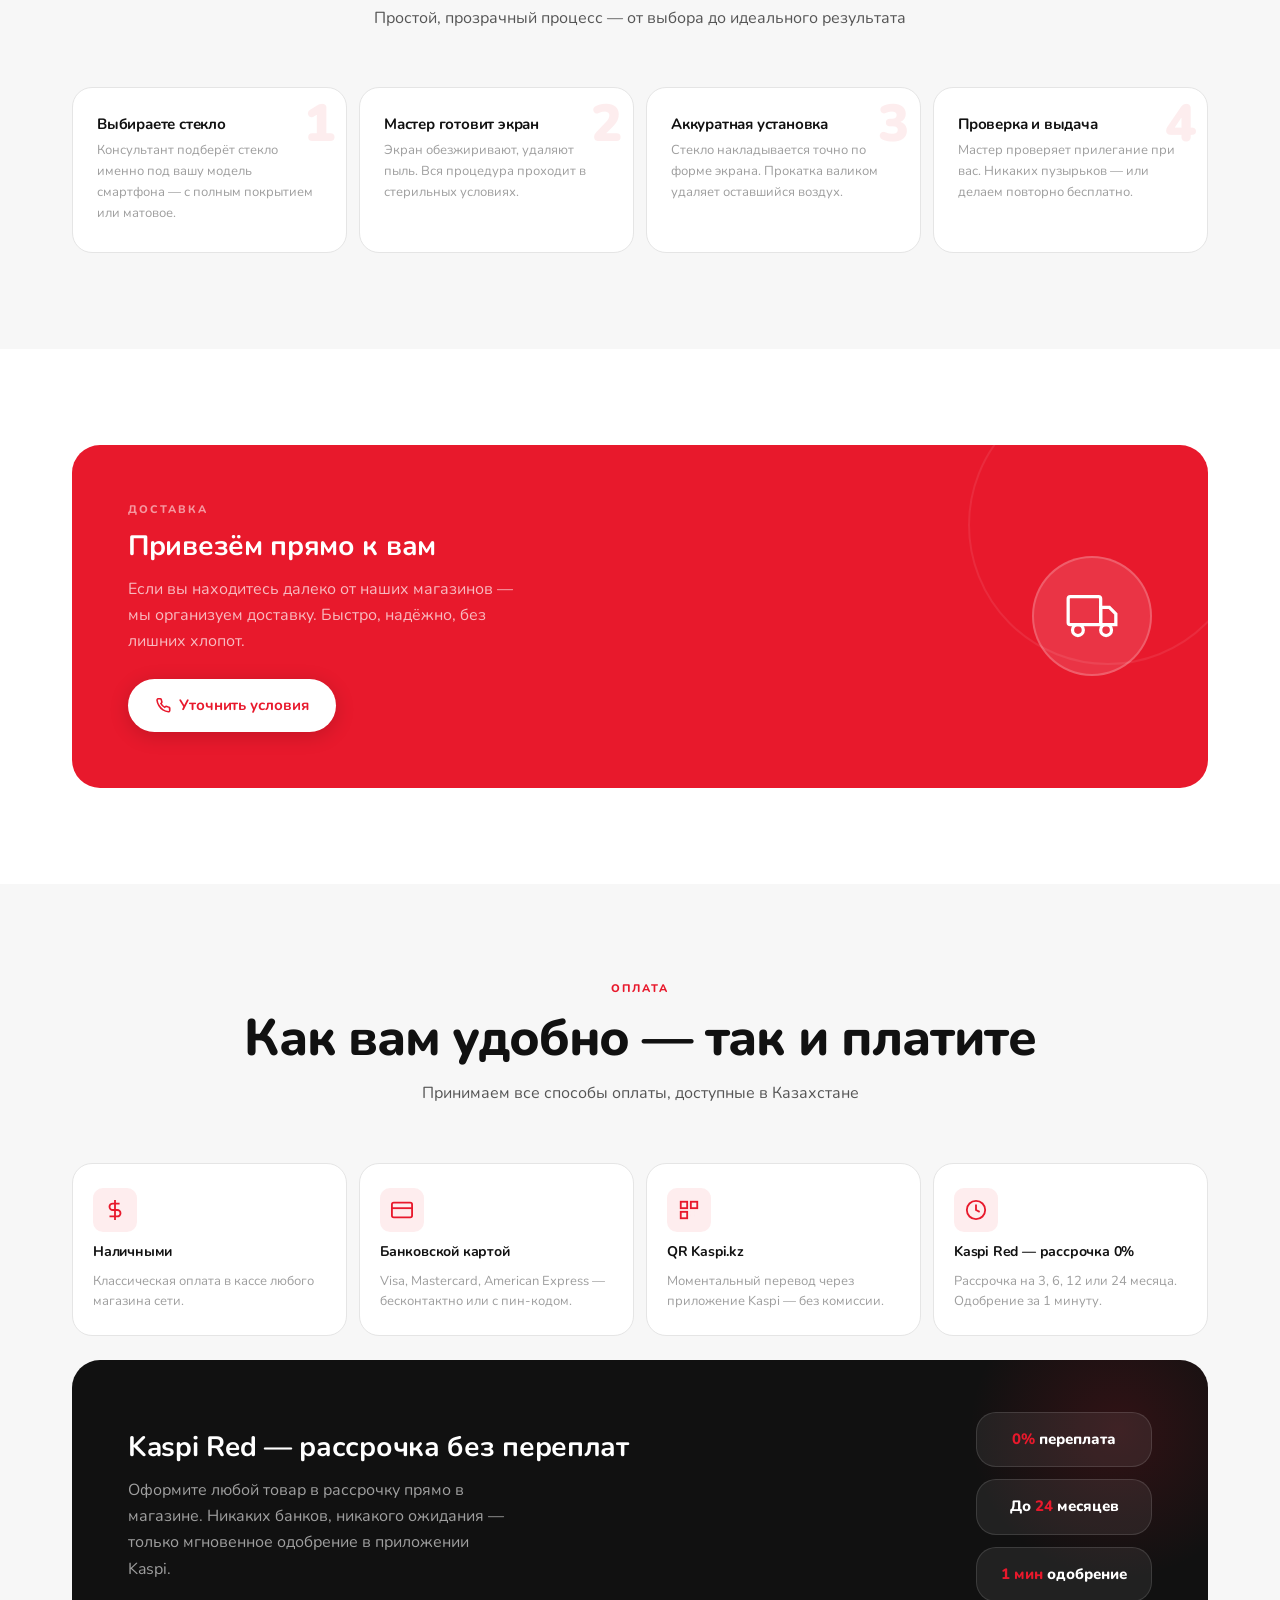
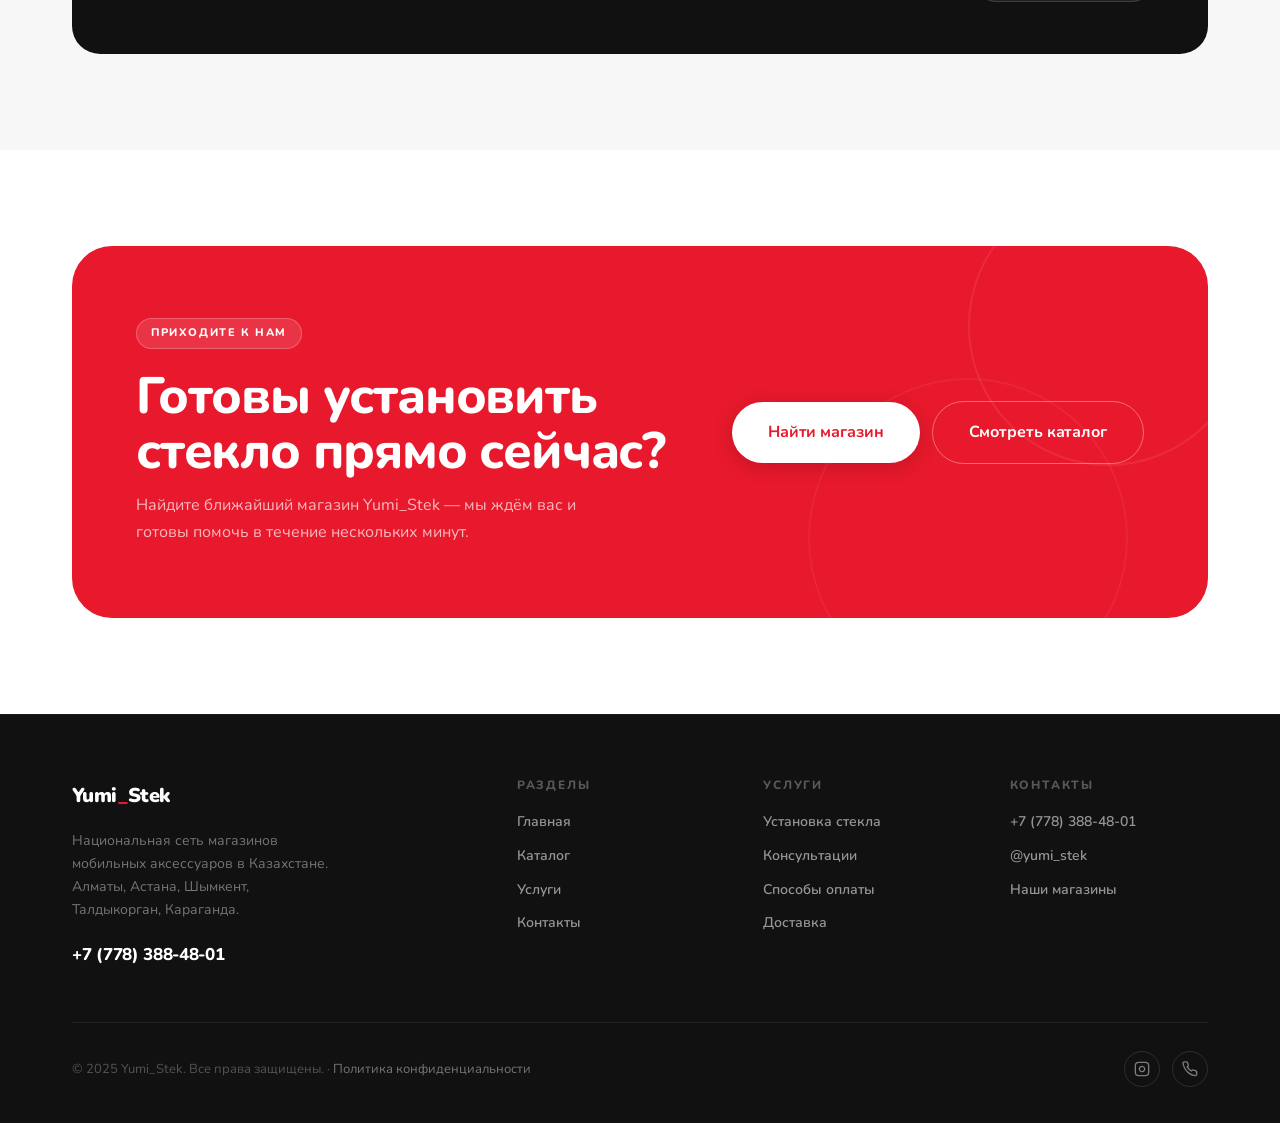
<file: services.html>
<!DOCTYPE html>
<html lang="ru">
<head>
<meta charset="UTF-8">
<meta name="viewport" content="width=device-width, initial-scale=1.0">
<title>Услуги и сервис — Yumi_Stek</title>
<link rel="preconnect" href="https://fonts.googleapis.com">
<link rel="preconnect" href="https://fonts.gstatic.com" crossorigin>
<link rel="stylesheet" href="style.css">
<style>
/* Services page specifics */
.guarantee-banner {
  background: var(--red-a08); border: 1.5px solid var(--bdr-red);
  border-radius: var(--r-xl); padding: 36px 44px;
  display: flex; align-items: center; gap: 24px;
}
.guarantee-banner-icon {
  width: 56px; height: 56px; border-radius: 50%;
  background: var(--red); color: #fff; flex-shrink: 0;
  display: flex; align-items: center; justify-content: center;
}
.guarantee-banner h3 { font-size: 20px; color: var(--tx); margin-bottom: 6px; }
.guarantee-banner p { font-size: 15px; color: var(--tx-2); line-height: 1.6; }

.process-steps { display: grid; grid-template-columns: repeat(4, 1fr); gap: 12px; }
.process-step {
  border: 1.5px solid var(--border); border-radius: var(--r-lg); padding: 28px 24px;
  background: var(--bg); position: relative; overflow: hidden;
  transition: border-color 0.22s, box-shadow 0.22s;
}
.process-step:hover { border-color: var(--bdr-red); box-shadow: var(--sh-sm); }
.step-number {
  font-size: 52px; font-weight: 900; color: var(--red-a08);
  letter-spacing: -3px; line-height: 1; position: absolute; top: 10px; right: 14px;
}
.process-step h4 { font-size: 15px; color: var(--tx); margin-bottom: 8px; position: relative; z-index: 1; }
.process-step p { font-size: 13px; color: var(--tx-3); line-height: 1.6; position: relative; z-index: 1; }

/* Kaspi highlight */
.kaspi-block {
  background: var(--black); border-radius: var(--r-xl); padding: 52px 56px;
  display: flex; align-items: center; gap: 64px; position: relative; overflow: hidden;
}
.kaspi-block::before {
  content: ''; position: absolute; right: -60px; top: -80px;
  width: 300px; height: 300px; border-radius: 50%;
  background: radial-gradient(circle, rgba(232,25,44,0.15) 0%, transparent 70%);
}
.kaspi-text { flex: 1; position: relative; z-index: 1; }
.kaspi-text h3 { font-size: 28px; color: #fff; margin-bottom: 14px; }
.kaspi-text p { font-size: 16px; color: rgba(255,255,255,0.60); line-height: 1.65; max-width: 380px; }
.kaspi-badge-group {
  display: flex; flex-direction: column; gap: 12px;
  flex-shrink: 0; position: relative; z-index: 1;
}
.kaspi-badge {
  padding: 14px 24px; border-radius: var(--r-lg);
  background: rgba(255,255,255,0.07); border: 1px solid rgba(255,255,255,0.12);
  font-size: 15px; font-weight: 800; color: #fff; white-space: nowrap;
  text-align: center;
}
.kaspi-badge em { color: var(--red); font-style: normal; }

@media (max-width: 1024px) {
  .process-steps { grid-template-columns: repeat(2, 1fr); }
}
@media (max-width: 768px) {
  .guarantee-banner { flex-direction: column; padding: 28px 24px; }
  .kaspi-block { flex-direction: column; padding: 40px 32px; gap: 32px; }
  .kaspi-badge-group { flex-direction: row; flex-wrap: wrap; }
}
@media (max-width: 480px) {
  .process-steps { grid-template-columns: 1fr; }
}
</style>
</head>
<body>

<div id="loader">
  <div class="ld-logo">Yumi<em style="color:rgba(255,255,255,0.55)">_</em>Stek</div>
</div>
<div id="sp"></div>

<header id="hdr">
  <div class="container h-inner">
    <a href="index.html" class="logo">Yumi<em>_</em>Stek</a>
    <nav>
      <a href="index.html">Главная</a>
      <a href="catalog.html">Каталог</a>
      <a href="services.html" class="active">Услуги</a>
      <a href="contacts.html">Контакты</a>
    </nav>
    <div class="h-cta">
      <a href="tel:+77783884801" class="h-phone">+7 (778) 388-48-01</a>
      <a href="contacts.html" class="btn btn-red">Найти магазин</a>
    </div>
    <button class="ham" id="ham" aria-label="Меню">
      <span></span><span></span><span></span>
    </button>
  </div>
</header>

<div class="mob" id="mob">
  <a href="index.html">Главная</a>
  <a href="catalog.html">Каталог</a>
  <a href="services.html">Услуги</a>
  <a href="contacts.html">Контакты</a>
  <span class="mob-phone">+7 (778) 388-48-01</span>
</div>

<!-- ─── PAGE HERO ─────────────────────────────────────────────────── -->
<section class="page-hero">
  <div class="page-hero-bg"></div>
  <div class="container page-hero-inner">
    <span class="badge badge-inv r" style="margin-bottom:20px">Сервис</span>
    <h1 class="r r-delay-1">Услуги Yumi_Stek</h1>
    <p class="r r-delay-2">Профессиональная установка, экспертные консультации и удобная оплата — в каждом нашем магазине.</p>
  </div>
</section>

<!-- ─── SERVICES ──────────────────────────────────────────────────── -->
<section style="background: var(--bg);">
  <div class="container">
    <div class="sec-head r">
      <span class="sec-label">Что мы предлагаем</span>
      <h2>Сервис на уровне</h2>
      <p>Мы не просто продаём аксессуары — мы делаем так, чтобы ваш смартфон был защищён правильно</p>
    </div>
    <div class="svc-grid">

      <!-- Service 1 -->
      <div class="svc-card r r-delay-1">
        <div class="svc-head">
          <div class="svc-num">01</div>
          <h3>Профессиональная установка защиты</h3>
          <p>Каждое стекло устанавливается мастером — в специальных условиях, без пыли и пузырьков.</p>
        </div>
        <div class="svc-body">
          <div class="svc-list">
            <div class="svc-item">
              <div class="svc-check">
                <svg width="11" height="11" fill="none" stroke="currentColor" stroke-width="3" viewBox="0 0 24 24"><polyline points="20 6 9 17 4 12"/></svg>
              </div>
              Очистка экрана обезжиривающим составом
            </div>
            <div class="svc-item">
              <div class="svc-check">
                <svg width="11" height="11" fill="none" stroke="currentColor" stroke-width="3" viewBox="0 0 24 24"><polyline points="20 6 9 17 4 12"/></svg>
              </div>
              Удаление пыли специальной камерой
            </div>
            <div class="svc-item">
              <div class="svc-check">
                <svg width="11" height="11" fill="none" stroke="currentColor" stroke-width="3" viewBox="0 0 24 24"><polyline points="20 6 9 17 4 12"/></svg>
              </div>
              Точное позиционирование стекла
            </div>
            <div class="svc-item">
              <div class="svc-check">
                <svg width="11" height="11" fill="none" stroke="currentColor" stroke-width="3" viewBox="0 0 24 24"><polyline points="20 6 9 17 4 12"/></svg>
              </div>
              Прокатка валиком — без пузырьков
            </div>
            <div class="svc-item">
              <div class="svc-check">
                <svg width="11" height="11" fill="none" stroke="currentColor" stroke-width="3" viewBox="0 0 24 24"><polyline points="20 6 9 17 4 12"/></svg>
              </div>
              Проверка прилегания и качества
            </div>
          </div>
        </div>
      </div>

      <!-- Service 2 -->
      <div class="svc-card r r-delay-2">
        <div class="svc-head">
          <div class="svc-num">02</div>
          <h3>Экспертные консультации</h3>
          <p>Наши сотрудники знают устройства наизусть — помогут выбрать идеальный аксессуар.</p>
        </div>
        <div class="svc-body">
          <div class="svc-list">
            <div class="svc-item">
              <div class="svc-check">
                <svg width="11" height="11" fill="none" stroke="currentColor" stroke-width="3" viewBox="0 0 24 24"><polyline points="20 6 9 17 4 12"/></svg>
              </div>
              Подбор чехла под конкретную модель
            </div>
            <div class="svc-item">
              <div class="svc-check">
                <svg width="11" height="11" fill="none" stroke="currentColor" stroke-width="3" viewBox="0 0 24 24"><polyline points="20 6 9 17 4 12"/></svg>
              </div>
              Проверка совместимости чехла и стекла
            </div>
            <div class="svc-item">
              <div class="svc-check">
                <svg width="11" height="11" fill="none" stroke="currentColor" stroke-width="3" viewBox="0 0 24 24"><polyline points="20 6 9 17 4 12"/></svg>
              </div>
              Рекомендации по типу защиты (активный / бережный стиль жизни)
            </div>
            <div class="svc-item">
              <div class="svc-check">
                <svg width="11" height="11" fill="none" stroke="currentColor" stroke-width="3" viewBox="0 0 24 24"><polyline points="20 6 9 17 4 12"/></svg>
              </div>
              Подбор зарядного устройства по нагрузке
            </div>
            <div class="svc-item">
              <div class="svc-check">
                <svg width="11" height="11" fill="none" stroke="currentColor" stroke-width="3" viewBox="0 0 24 24"><polyline points="20 6 9 17 4 12"/></svg>
              </div>
              Помощь с выбором аудио-аксессуаров
            </div>
          </div>
        </div>
      </div>

    </div>

    <!-- Guarantee banner -->
    <div class="guarantee-banner r" style="margin-top: 24px;">
      <div class="guarantee-banner-icon">
        <svg width="26" height="26" fill="none" stroke="currentColor" stroke-width="2" viewBox="0 0 24 24"><path d="M12 22s8-4 8-10V5l-8-3-8 3v7c0 6 8 10 8 10z"/></svg>
      </div>
      <div>
        <h3>Гарантия установки</h3>
        <p>Мы устанавливаем стекло без пыли и пузырьков — если результат вас не устроил, исправим бесплатно. Это наш стандарт качества, а не исключение из правил.</p>
      </div>
    </div>

  </div>
</section>

<!-- ─── PROCESS ───────────────────────────────────────────────────── -->
<section style="background: var(--bg-2);">
  <div class="container">
    <div class="sec-head center r">
      <span class="sec-label">Как это работает</span>
      <h2>Установка стекла за 5 минут</h2>
      <p>Простой, прозрачный процесс — от выбора до идеального результата</p>
    </div>
    <div class="process-steps">
      <div class="process-step r r-delay-1">
        <div class="step-number">1</div>
        <h4>Выбираете стекло</h4>
        <p>Консультант подберёт стекло именно под вашу модель смартфона — с полным покрытием или матовое.</p>
      </div>
      <div class="process-step r r-delay-2">
        <div class="step-number">2</div>
        <h4>Мастер готовит экран</h4>
        <p>Экран обезжиривают, удаляют пыль. Вся процедура проходит в стерильных условиях.</p>
      </div>
      <div class="process-step r r-delay-3">
        <div class="step-number">3</div>
        <h4>Аккуратная установка</h4>
        <p>Стекло накладывается точно по форме экрана. Прокатка валиком удаляет оставшийся воздух.</p>
      </div>
      <div class="process-step r r-delay-4">
        <div class="step-number">4</div>
        <h4>Проверка и выдача</h4>
        <p>Мастер проверяет прилегание при вас. Никаких пузырьков — или делаем повторно бесплатно.</p>
      </div>
    </div>
  </div>
</section>

<!-- ─── ДОСТАВКА ──────────────────────────────────────────────────── -->
<section style="background: var(--bg);">
  <div class="container">
    <div class="delivery-card r">
      <div class="delivery-text">
        <span class="sec-label" style="color:rgba(255,255,255,0.55);">Доставка</span>
        <h3>Привезём прямо к вам</h3>
        <p>Если вы находитесь далеко от наших магазинов — мы организуем доставку. Быстро, надёжно, без лишних хлопот.</p>
        <div style="margin-top:24px;">
          <a href="tel:+77783884801" class="btn btn-white">
            <svg width="15" height="15" fill="none" stroke="currentColor" stroke-width="2.5" viewBox="0 0 24 24"><path d="M22 16.92v3a2 2 0 0 1-2.18 2 19.79 19.79 0 0 1-8.63-3.07A19.5 19.5 0 0 1 4.69 12 19.79 19.79 0 0 1 1.61 3.39 2 2 0 0 1 3.6 1.21h3a2 2 0 0 1 2 1.72c.127.96.361 1.903.7 2.81a2 2 0 0 1-.45 2.11L7.91 8.91a16 16 0 0 0 6.08 6.08l.96-.96a2 2 0 0 1 2.11-.45c.907.339 1.85.573 2.81.7A2 2 0 0 1 21.73 16.92z"/></svg>
            Уточнить условия
          </a>
        </div>
      </div>
      <div class="delivery-icon-block">
        <svg width="52" height="52" fill="none" stroke="white" stroke-width="1.5" viewBox="0 0 24 24">
          <rect x="1" y="3" width="15" height="13" rx="1"/><path d="M16 8h4l3 3v5h-7V8z"/><circle cx="5.5" cy="18.5" r="2.5"/><circle cx="18.5" cy="18.5" r="2.5"/>
        </svg>
      </div>
    </div>
  </div>
</section>

<!-- ─── СПОСОБЫ ОПЛАТЫ ────────────────────────────────────────────── -->
<section id="payment" style="background: var(--bg-2);">
  <div class="container">
    <div class="sec-head center r">
      <span class="sec-label">Оплата</span>
      <h2>Как вам удобно — так и платите</h2>
      <p>Принимаем все способы оплаты, доступные в Казахстане</p>
    </div>
    <div class="pay-grid">
      <div class="pay-card r r-delay-1">
        <div class="pay-icon">
          <svg width="22" height="22" fill="none" stroke="currentColor" stroke-width="2" viewBox="0 0 24 24"><line x1="12" y1="1" x2="12" y2="23"/><path d="M17 5H9.5a3.5 3.5 0 0 0 0 7h5a3.5 3.5 0 0 1 0 7H6"/></svg>
        </div>
        <h4>Наличными</h4>
        <p>Классическая оплата в кассе любого магазина сети.</p>
      </div>
      <div class="pay-card r r-delay-2">
        <div class="pay-icon">
          <svg width="22" height="22" fill="none" stroke="currentColor" stroke-width="2" viewBox="0 0 24 24"><rect x="1" y="4" width="22" height="16" rx="2" ry="2"/><line x1="1" y1="10" x2="23" y2="10"/></svg>
        </div>
        <h4>Банковской картой</h4>
        <p>Visa, Mastercard, American Express — бесконтактно или с пин-кодом.</p>
      </div>
      <div class="pay-card r r-delay-3">
        <div class="pay-icon">
          <svg width="22" height="22" fill="none" stroke="currentColor" stroke-width="2" viewBox="0 0 24 24"><rect x="3" y="3" width="7" height="7"/><rect x="14" y="3" width="7" height="7"/><rect x="3" y="14" width="7" height="7"/><path d="M14 14h.01M18 14h.01M14 18h.01M18 18h.01"/></svg>
        </div>
        <h4>QR Kaspi.kz</h4>
        <p>Моментальный перевод через приложение Kaspi — без комиссии.</p>
      </div>
      <div class="pay-card r r-delay-4">
        <div class="pay-icon">
          <svg width="22" height="22" fill="none" stroke="currentColor" stroke-width="2" viewBox="0 0 24 24"><circle cx="12" cy="12" r="10"/><path d="M12 6v6l4 2"/></svg>
        </div>
        <h4>Kaspi Red — рассрочка 0%</h4>
        <p>Рассрочка на 3, 6, 12 или 24 месяца. Одобрение за 1 минуту.</p>
      </div>
    </div>

    <!-- Kaspi block -->
    <div class="kaspi-block r" style="margin-top: 24px;">
      <div class="kaspi-text">
        <h3>Kaspi Red — рассрочка без переплат</h3>
        <p>Оформите любой товар в рассрочку прямо в магазине. Никаких банков, никакого ожидания — только мгновенное одобрение в приложении Kaspi.</p>
      </div>
      <div class="kaspi-badge-group">
        <div class="kaspi-badge"><em>0%</em> переплата</div>
        <div class="kaspi-badge">До <em>24</em> месяцев</div>
        <div class="kaspi-badge"><em>1 мин</em> одобрение</div>
      </div>
    </div>

  </div>
</section>

<!-- ─── CTA ───────────────────────────────────────────────────────── -->
<section style="background: var(--bg);">
  <div class="container">
    <div class="cta-banner r">
      <div class="cta-text">
        <div class="badge badge-inv" style="margin-bottom:20px">Приходите к нам</div>
        <h2>Готовы установить стекло прямо сейчас?</h2>
        <p>Найдите ближайший магазин Yumi_Stek — мы ждём вас и готовы помочь в течение нескольких минут.</p>
      </div>
      <div class="cta-actions">
        <a href="contacts.html" class="btn btn-white btn-lg">Найти магазин</a>
        <a href="catalog.html" class="btn btn-ghost-inv btn-lg">Смотреть каталог</a>
      </div>
    </div>
  </div>
</section>

<!-- ─── FOOTER ────────────────────────────────────────────────────── -->
<footer>
  <div class="container">
    <div class="footer-grid">
      <div class="footer-brand">
        <div class="logo">Yumi<em>_</em>Stek</div>
        <p>Национальная сеть магазинов мобильных аксессуаров в Казахстане. Алматы, Астана, Шымкент, Талдыкорган, Караганда.</p>
        <a href="tel:+77783884801" class="footer-phone">+7 (778) 388-48-01</a>
      </div>
      <div class="footer-col">
        <h4>Разделы</h4>
        <a href="index.html">Главная</a>
        <a href="catalog.html">Каталог</a>
        <a href="services.html">Услуги</a>
        <a href="contacts.html">Контакты</a>
      </div>
      <div class="footer-col">
        <h4>Услуги</h4>
        <a href="services.html">Установка стекла</a>
        <a href="services.html">Консультации</a>
        <a href="services.html#payment">Способы оплаты</a>
        <a href="services.html">Доставка</a>
      </div>
      <div class="footer-col">
        <h4>Контакты</h4>
        <a href="tel:+77783884801">+7 (778) 388-48-01</a>
        <a href="https://instagram.com/yumi_stek" target="_blank" rel="noopener">@yumi_stek</a>
        <a href="contacts.html">Наши магазины</a>
      </div>
    </div>
    <div class="footer-bottom">
      <p>© 2025 Yumi_Stek. Все права защищены. · <a href="privacy.html" style="color:rgba(255,255,255,0.42);transition:color .18s" onmouseover="this.style.color='#fff'" onmouseout="this.style.color='rgba(255,255,255,0.42)'">Политика конфиденциальности</a></p>
      <div class="footer-social">
        <a href="https://instagram.com/yumi_stek" class="social-link" target="_blank" rel="noopener" aria-label="Instagram">
          <svg width="16" height="16" fill="none" stroke="currentColor" stroke-width="2" viewBox="0 0 24 24"><rect x="2" y="2" width="20" height="20" rx="5" ry="5"/><path d="M16 11.37A4 4 0 1 1 12.63 8 4 4 0 0 1 16 11.37z"/><line x1="17.5" y1="6.5" x2="17.51" y2="6.5"/></svg>
        </a>
        <a href="tel:+77783884801" class="social-link" aria-label="Телефон">
          <svg width="16" height="16" fill="none" stroke="currentColor" stroke-width="2" viewBox="0 0 24 24"><path d="M22 16.92v3a2 2 0 0 1-2.18 2 19.79 19.79 0 0 1-8.63-3.07A19.5 19.5 0 0 1 4.69 12 19.79 19.79 0 0 1 1.61 3.39 2 2 0 0 1 3.6 1.21h3a2 2 0 0 1 2 1.72c.127.96.361 1.903.7 2.81a2 2 0 0 1-.45 2.11L7.91 8.91a16 16 0 0 0 6.08 6.08l.96-.96a2 2 0 0 1 2.11-.45c.907.339 1.85.573 2.81.7A2 2 0 0 1 21.73 16.92z"/></svg>
        </a>
      </div>
    </div>
  </div>
</footer>

<script>
window.addEventListener('load', () => setTimeout(() => document.getElementById('loader').classList.add('out'), 400));
const sp = document.getElementById('sp');
window.addEventListener('scroll', () => { const s = document.documentElement; sp.style.width = (s.scrollTop / (s.scrollHeight - s.clientHeight)) * 100 + '%'; }, { passive: true });
const hdr = document.getElementById('hdr');
window.addEventListener('scroll', () => hdr.classList.toggle('scrolled', window.scrollY > 8), { passive: true });
const ham = document.getElementById('ham'), mob = document.getElementById('mob');
ham.addEventListener('click', () => { ham.classList.toggle('open'); mob.classList.toggle('open'); document.body.style.overflow = mob.classList.contains('open') ? 'hidden' : ''; });
mob.querySelectorAll('a').forEach(a => a.addEventListener('click', () => { ham.classList.remove('open'); mob.classList.remove('open'); document.body.style.overflow = ''; }));
const io = new IntersectionObserver((entries) => { entries.forEach(e => { if (e.isIntersecting) { e.target.classList.add('in'); io.unobserve(e.target); } }); }, { threshold: 0.08, rootMargin: '0px 0px -32px 0px' });
document.querySelectorAll('.r').forEach(el => io.observe(el));
</script>
</body>
</html>
</file>
<file: style.css>
/* ================================================================
   YUMI_STEK — Design System
   Red #E8192C · White #FFFFFF · Black #111111
   Font: Nunito (rounded bold, matches brand identity)
   ================================================================ */

@import url('https://fonts.googleapis.com/css2?family=Nunito:wght@400;600;700;800;900&display=swap');

/* ─── Design Tokens ─────────────────────────────────────────────── */
:root {
  --font: 'Nunito', -apple-system, system-ui, sans-serif;

  /* Brand */
  --red:       #E8192C;
  --red-dark:  #C5111F;
  --red-deep:  #9B0C17;
  --red-a08:   rgba(232,25,44,0.08);
  --red-a14:   rgba(232,25,44,0.14);
  --red-a22:   rgba(232,25,44,0.22);

  /* Neutrals */
  --white:     #FFFFFF;
  --gray-50:   #F9F9F9;
  --gray-100:  #F2F2F2;
  --gray-200:  #E5E5E5;
  --gray-400:  #9E9E9E;
  --gray-600:  #555555;
  --gray-800:  #222222;
  --black:     #111111;

  /* Text */
  --tx:        #111111;
  --tx-2:      #555555;
  --tx-3:      #9E9E9E;
  --tx-inv:    #FFFFFF;
  --tx-inv-2:  rgba(255,255,255,0.68);
  --tx-inv-3:  rgba(255,255,255,0.36);

  /* Surfaces */
  --bg:        #FFFFFF;
  --bg-2:      #F7F7F7;
  --bg-dark:   #111111;
  --bg-dark-2: #1A1A1A;

  /* Borders */
  --border:    #E5E5E5;
  --bdr-red:   rgba(232,25,44,0.20);
  --bdr-inv:   rgba(255,255,255,0.12);

  /* Radii */
  --r-xs:   6px;
  --r-sm:   10px;
  --r-md:   14px;
  --r-lg:   20px;
  --r-xl:   28px;
  --r-2xl:  40px;
  --r-pill: 999px;

  /* Shadows */
  --sh-xs:     0 1px 3px rgba(0,0,0,0.06);
  --sh-sm:     0 2px 10px rgba(0,0,0,0.07);
  --sh-md:     0 6px 24px rgba(0,0,0,0.09);
  --sh-lg:     0 16px 48px rgba(0,0,0,0.11);
  --sh-red:    0 6px 28px rgba(232,25,44,0.34);
  --sh-red-lg: 0 20px 56px rgba(232,25,44,0.40);
}

/* ─── Reset ─────────────────────────────────────────────────────── */
*,*::before,*::after { box-sizing: border-box; margin: 0; padding: 0; }
html { scroll-behavior: smooth; -webkit-font-smoothing: antialiased; }
body { font-family: var(--font); font-size: 16px; line-height: 1.7; color: var(--tx); background: var(--bg); overflow-x: hidden; }
a { color: inherit; text-decoration: none; }
ul, ol { list-style: none; }
img { max-width: 100%; display: block; object-fit: cover; }
button { cursor: pointer; border: none; background: none; font-family: inherit; }
svg { display: block; flex-shrink: 0; }

/* ─── Typography ─────────────────────────────────────────────────── */
h1,h2,h3,h4 { font-family: var(--font); line-height: 1.08; letter-spacing: -0.5px; color: var(--tx); }
h1 { font-size: clamp(40px, 6vw, 80px); font-weight: 900; letter-spacing: -2px; }
h2 { font-size: clamp(28px, 4vw, 52px); font-weight: 800; letter-spacing: -1.2px; }
h3 { font-size: clamp(18px, 2.2vw, 22px); font-weight: 700; letter-spacing: -0.3px; }
h4 { font-size: 16px; font-weight: 700; letter-spacing: -0.2px; }

/* ─── Layout ─────────────────────────────────────────────────────── */
.container { max-width: 1200px; margin: 0 auto; padding: 0 32px; }
section { padding: 96px 0; }

/* ─── Utilities ──────────────────────────────────────────────────── */
.badge {
  display: inline-flex; align-items: center; gap: 6px;
  padding: 5px 14px;
  border-radius: var(--r-pill);
  border: 1px solid var(--bdr-red);
  background: var(--red-a08);
  font-size: 11px; font-weight: 800; letter-spacing: 1.6px; text-transform: uppercase;
  color: var(--red);
}
.badge-inv {
  background: rgba(255,255,255,0.12);
  border-color: rgba(255,255,255,0.22);
  color: #fff;
}
.sec-label {
  font-size: 11px; font-weight: 800; letter-spacing: 2px; text-transform: uppercase;
  color: var(--red); margin-bottom: 12px; display: block;
}
.sec-head { margin-bottom: 56px; }
.sec-head h2 { margin-bottom: 14px; }
.sec-head p { font-size: 16px; color: var(--tx-2); max-width: 540px; line-height: 1.65; }
.sec-head.center { text-align: center; }
.sec-head.center p { margin: 0 auto; }
.sec-head.inv h2 { color: var(--tx-inv); }
.sec-head.inv p { color: var(--tx-inv-2); }
.sec-head.inv .sec-label { color: rgba(255,255,255,0.55); }

/* ─── Buttons ────────────────────────────────────────────────────── */
.btn {
  display: inline-flex; align-items: center; gap: 8px;
  padding: 14px 28px; border-radius: var(--r-pill);
  font-size: 15px; font-weight: 700; letter-spacing: -0.1px;
  transition: transform 0.22s ease, box-shadow 0.22s ease, background 0.22s ease;
  position: relative; overflow: hidden; white-space: nowrap;
  cursor: pointer;
}
.btn-sm { padding: 10px 20px; font-size: 13px; }
.btn-lg { padding: 17px 36px; font-size: 16px; }

/* Sheen animation for all buttons */
.btn::after {
  content: ''; position: absolute; inset: 0;
  background: linear-gradient(90deg, transparent 0%, rgba(255,255,255,0.16) 50%, transparent 100%);
  transform: translateX(-100%);
}
.btn:hover::after { animation: sheen 0.65s ease forwards; }
@keyframes sheen { to { transform: translateX(100%); } }

.btn-red {
  background: var(--red); color: #fff;
  box-shadow: var(--sh-red);
}
.btn-red:hover { background: var(--red-dark); transform: translateY(-2px); box-shadow: var(--sh-red-lg); }

.btn-white {
  background: #fff; color: var(--red);
  box-shadow: 0 4px 20px rgba(0,0,0,0.16);
}
.btn-white:hover { transform: translateY(-2px); box-shadow: 0 10px 36px rgba(0,0,0,0.22); }

.btn-ghost {
  background: transparent; color: var(--tx);
  border: 1.5px solid var(--border);
}
.btn-ghost:hover { border-color: var(--gray-800); transform: translateY(-2px); }

.btn-ghost-inv {
  background: transparent; color: #fff;
  border: 1.5px solid rgba(255,255,255,0.36);
}
.btn-ghost-inv:hover { border-color: rgba(255,255,255,0.75); transform: translateY(-2px); background: rgba(255,255,255,0.08); }

/* ─── Scroll Progress ────────────────────────────────────────────── */
#sp { position: fixed; top: 0; left: 0; height: 3px; width: 0; background: var(--red); z-index: 9999; transition: width 0.08s linear; }

/* ─── Page Loader ────────────────────────────────────────────────── */
#loader {
  position: fixed; inset: 0; z-index: 99999;
  background: var(--red);
  display: flex; align-items: center; justify-content: center;
  transition: opacity 0.5s ease, visibility 0.5s ease;
}
#loader.out { opacity: 0; visibility: hidden; pointer-events: none; }
.ld-logo {
  font-size: 36px; font-weight: 900; color: #fff; letter-spacing: -1px;
  animation: ldpop 0.6s cubic-bezier(0.16,1,0.3,1) both;
}
@keyframes ldpop { from { opacity: 0; transform: scale(0.88); } to { opacity: 1; transform: scale(1); } }

/* ─── Header ─────────────────────────────────────────────────────── */
header {
  position: fixed; top: 0; left: 0; right: 0; z-index: 100;
  height: 68px;
  background: rgba(255,255,255,0.96);
  backdrop-filter: blur(16px); -webkit-backdrop-filter: blur(16px);
  border-bottom: 1px solid var(--border);
  transition: box-shadow 0.3s;
}
header.scrolled { box-shadow: 0 2px 20px rgba(0,0,0,0.08); }

.h-inner {
  display: flex; align-items: center;
  height: 68px; gap: 0;
}
.logo {
  font-size: 18px; font-weight: 900; letter-spacing: -0.6px; color: var(--tx);
  flex-shrink: 0; display: flex; align-items: center; gap: 1px;
}
.logo em { color: var(--red); font-style: normal; }

nav {
  display: flex; gap: 2px;
  margin: 0 auto;
}
nav a {
  padding: 8px 14px; border-radius: var(--r-sm);
  font-size: 14px; font-weight: 600; color: var(--tx-2);
  transition: color 0.18s, background 0.18s;
  white-space: nowrap;
}
nav a:hover { color: var(--tx); background: var(--bg-2); }
nav a.active { color: var(--red); }

.h-cta { display: flex; align-items: center; gap: 12px; flex-shrink: 0; }
.h-phone {
  font-size: 13px; font-weight: 700; color: var(--tx-2);
  transition: color 0.18s;
}
.h-phone:hover { color: var(--red); }
.h-cta .btn { padding: 9px 18px; font-size: 13px; }

/* Hamburger */
.ham {
  display: none; flex-direction: column; gap: 5px;
  width: 26px; cursor: pointer; z-index: 200; margin-left: 16px;
}
.ham span { height: 2px; background: var(--tx); border-radius: 2px; transition: transform 0.28s, opacity 0.28s; }
.ham.open span:nth-child(1) { transform: translateY(7px) rotate(45deg); }
.ham.open span:nth-child(2) { opacity: 0; transform: scaleX(0); }
.ham.open span:nth-child(3) { transform: translateY(-7px) rotate(-45deg); }

/* Mobile overlay */
.mob {
  display: none; position: fixed; inset: 0;
  background: rgba(18,18,18,0.98);
  backdrop-filter: blur(24px); -webkit-backdrop-filter: blur(24px);
  z-index: 99; flex-direction: column; align-items: center; justify-content: center; gap: 6px;
}
.mob.open { display: flex; }
.mob a {
  font-size: 28px; font-weight: 900; color: #fff; letter-spacing: -0.8px;
  padding: 12px 28px; border-radius: var(--r-md);
  opacity: 0; transform: translateY(16px);
  transition: opacity 0.32s, transform 0.32s, color 0.18s, background 0.18s;
}
.mob.open a { opacity: 1; transform: none; }
.mob.open a:nth-child(1) { transition-delay: 0.04s; }
.mob.open a:nth-child(2) { transition-delay: 0.08s; }
.mob.open a:nth-child(3) { transition-delay: 0.12s; }
.mob.open a:nth-child(4) { transition-delay: 0.16s; }
.mob a:hover { color: var(--red); background: rgba(232,25,44,0.08); }
.mob-phone {
  margin-top: 24px; font-size: 15px; font-weight: 700; color: rgba(255,255,255,0.45);
}

/* ─── Reveal Animation ───────────────────────────────────────────── */
.r { opacity: 0; transform: translateY(24px); transition: opacity 0.6s cubic-bezier(0.16,1,0.3,1), transform 0.6s cubic-bezier(0.16,1,0.3,1); }
.r.in { opacity: 1; transform: none; }
.r-delay-1 { transition-delay: 0.08s; }
.r-delay-2 { transition-delay: 0.16s; }
.r-delay-3 { transition-delay: 0.24s; }
.r-delay-4 { transition-delay: 0.32s; }
.r-delay-5 { transition-delay: 0.40s; }
@media (prefers-reduced-motion: reduce) {
  .r { opacity: 1; transform: none; transition: none; }
}

/* ─── Hero ───────────────────────────────────────────────────────── */
.hero {
  position: relative;
  min-height: 100vh;
  background: var(--red);
  display: flex; flex-direction: column;
  overflow: hidden;
  padding-top: 68px; /* header height */
}
.hero-bg {
  position: absolute; inset: 0; z-index: 0;
  background:
    radial-gradient(ellipse 80% 60% at 70% 50%, rgba(255,255,255,0.06) 0%, transparent 70%),
    radial-gradient(ellipse 40% 40% at 20% 80%, rgba(0,0,0,0.20) 0%, transparent 70%);
}
/* Subtle grid texture */
.hero-bg::after {
  content: '';
  position: absolute; inset: 0;
  background-image: repeating-linear-gradient(0deg, rgba(255,255,255,0.03) 0px, rgba(255,255,255,0.03) 1px, transparent 1px, transparent 60px),
                    repeating-linear-gradient(90deg, rgba(255,255,255,0.03) 0px, rgba(255,255,255,0.03) 1px, transparent 1px, transparent 60px);
}
.hero-inner {
  position: relative; z-index: 1;
  flex: 1; display: grid; grid-template-columns: 1fr 1fr;
  align-items: center; gap: 64px;
  padding-top: 80px; padding-bottom: 80px;
}
.hero-content { display: flex; flex-direction: column; align-items: flex-start; }
.hero-eyebrow {
  display: inline-flex; align-items: center; gap: 8px;
  padding: 6px 14px; border-radius: var(--r-pill);
  background: rgba(255,255,255,0.14); border: 1px solid rgba(255,255,255,0.24);
  font-size: 12px; font-weight: 800; letter-spacing: 1.8px; text-transform: uppercase;
  color: rgba(255,255,255,0.90); margin-bottom: 28px;
}
.hero-eyebrow span { width: 6px; height: 6px; border-radius: 50%; background: #fff; display: inline-block; }
.hero-h1 {
  font-size: clamp(44px, 6.5vw, 86px);
  font-weight: 900; letter-spacing: -2.5px; line-height: 0.98;
  color: #fff; margin-bottom: 28px;
}
.hero-h1 em { font-style: normal; color: rgba(255,255,255,0.55); }
.hero-sub {
  font-size: 17px; color: rgba(255,255,255,0.72); line-height: 1.65;
  max-width: 440px; margin-bottom: 40px; font-weight: 500;
}
.hero-actions { display: flex; align-items: center; gap: 14px; flex-wrap: wrap; margin-bottom: 44px; }
.hero-meta {
  display: flex; align-items: center; flex-wrap: wrap; gap: 0;
  font-size: 13px; font-weight: 600; color: rgba(255,255,255,0.45);
}
.hero-meta a:hover { color: rgba(255,255,255,0.85); }
.hero-sep { margin: 0 12px; opacity: 0.3; }

/* Store card visual */
.hero-visual { display: flex; align-items: center; justify-content: center; }
.store-card {
  width: 100%; max-width: 480px;
  border-radius: 24px;
  overflow: hidden;
  box-shadow: 0 40px 80px rgba(0,0,0,0.30);
  background: var(--red-dark);
  aspect-ratio: 4/3;
  position: relative;
}
.store-card-placeholder {
  width: 100%; height: 100%;
  display: flex; flex-direction: column; align-items: center; justify-content: center;
  gap: 16px;
  background: linear-gradient(135deg, rgba(0,0,0,0.28) 0%, rgba(0,0,0,0.08) 100%);
}
.store-card-logo {
  font-size: 42px; font-weight: 900; color: #fff; letter-spacing: -1.5px;
}
.store-card-sub {
  font-size: 13px; font-weight: 700; color: rgba(255,255,255,0.5); letter-spacing: 1px; text-transform: uppercase;
}
.store-card-badge {
  position: absolute; bottom: 20px; left: 20px;
  padding: 8px 16px; border-radius: var(--r-pill);
  background: rgba(0,0,0,0.4); backdrop-filter: blur(12px); -webkit-backdrop-filter: blur(12px);
  border: 1px solid rgba(255,255,255,0.16);
  font-size: 13px; font-weight: 700; color: #fff;
}

/* Hero bottom stat bar */
.hero-stats {
  position: relative; z-index: 1;
  display: flex;
  background: rgba(0,0,0,0.22);
  border-top: 1px solid rgba(255,255,255,0.10);
}
.hero-stat {
  flex: 1; padding: 28px 32px;
  border-right: 1px solid rgba(255,255,255,0.10);
  display: flex; flex-direction: column; gap: 4px;
}
.hero-stat:last-child { border-right: none; }
.hero-stat-n {
  font-size: clamp(26px, 3vw, 36px); font-weight: 900; color: #fff; letter-spacing: -1px; line-height: 1;
}
.hero-stat-l { font-size: 13px; font-weight: 600; color: rgba(255,255,255,0.55); }

/* ─── Page Hero (inner pages) ────────────────────────────────────── */
.page-hero {
  background: var(--red);
  padding: calc(68px + 64px) 0 72px;
  position: relative; overflow: hidden;
}
.page-hero-bg {
  position: absolute; inset: 0;
  background: radial-gradient(ellipse 60% 80% at 80% 50%, rgba(255,255,255,0.06) 0%, transparent 70%);
}
.page-hero-bg::after {
  content: '';
  position: absolute; inset: 0;
  background-image: repeating-linear-gradient(0deg, rgba(255,255,255,0.03) 0px, rgba(255,255,255,0.03) 1px, transparent 1px, transparent 60px),
                    repeating-linear-gradient(90deg, rgba(255,255,255,0.03) 0px, rgba(255,255,255,0.03) 1px, transparent 1px, transparent 60px);
}
.page-hero-inner { position: relative; z-index: 1; }
.page-hero h1 { font-size: clamp(36px, 5vw, 64px); font-weight: 900; color: #fff; letter-spacing: -1.8px; margin-bottom: 16px; }
.page-hero p { font-size: 17px; color: rgba(255,255,255,0.70); max-width: 520px; font-weight: 500; }

/* ─── Stats Section ──────────────────────────────────────────────── */
.stats-grid {
  display: grid; grid-template-columns: repeat(4, 1fr); gap: 1px;
  background: var(--border);
  border: 1px solid var(--border); border-radius: var(--r-xl); overflow: hidden;
}
.stat-item {
  background: var(--bg); padding: 40px 32px;
  display: flex; flex-direction: column; gap: 8px;
  transition: background 0.22s;
}
.stat-item:hover { background: var(--gray-50); }
.stat-n {
  font-size: clamp(32px, 4vw, 52px); font-weight: 900; color: var(--red);
  letter-spacing: -2px; line-height: 1;
}
.stat-l { font-size: 15px; font-weight: 600; color: var(--tx-2); }
.stat-d { font-size: 13px; color: var(--tx-3); margin-top: 2px; }

/* ─── Feature Cards ──────────────────────────────────────────────── */
.feat-grid {
  display: grid; grid-template-columns: repeat(3, 1fr); gap: 1px;
  background: var(--border); border: 1px solid var(--border);
  border-radius: var(--r-xl); overflow: hidden;
}
.feat-card {
  background: var(--bg); padding: 36px 32px;
  position: relative; overflow: hidden;
  transition: background 0.22s;
}
.feat-card::before {
  content: ''; position: absolute; top: 0; left: 0; right: 0; height: 3px;
  background: var(--red); transform: scaleX(0); transform-origin: left;
  transition: transform 0.35s cubic-bezier(0.16,1,0.3,1);
}
.feat-card:hover { background: var(--gray-50); }
.feat-card:hover::before { transform: scaleX(1); }
.feat-icon {
  width: 48px; height: 48px; border-radius: var(--r-md);
  background: var(--red-a08); color: var(--red);
  display: flex; align-items: center; justify-content: center;
  margin-bottom: 20px; transition: background 0.22s, transform 0.22s;
}
.feat-card:hover .feat-icon { background: var(--red-a14); transform: scale(1.08); }
.feat-card h3 { font-size: 17px; margin-bottom: 8px; color: var(--tx); }
.feat-card p { font-size: 14px; color: var(--tx-2); line-height: 1.68; }

/* ─── Category Cards ─────────────────────────────────────────────── */
.cat-grid {
  display: grid; grid-template-columns: repeat(3, 1fr); gap: 16px;
}
.cat-card {
  border: 1.5px solid var(--border); border-radius: var(--r-lg);
  padding: 32px 28px; background: var(--bg);
  display: flex; flex-direction: column; gap: 16px;
  transition: border-color 0.22s, transform 0.28s, box-shadow 0.28s;
  cursor: pointer;
}
.cat-card:hover {
  border-color: var(--red-a22);
  transform: translateY(-4px);
  box-shadow: 0 12px 40px rgba(0,0,0,0.09), 0 0 0 1px rgba(232,25,44,0.10);
}
.cat-icon-wrap {
  width: 56px; height: 56px; border-radius: var(--r-md);
  background: var(--red); color: #fff;
  display: flex; align-items: center; justify-content: center;
  flex-shrink: 0;
}
.cat-card h3 { font-size: 18px; color: var(--tx); margin: 0; }
.cat-card p { font-size: 14px; color: var(--tx-2); line-height: 1.65; flex: 1; }
.cat-count {
  font-size: 12px; font-weight: 800; color: var(--red);
  letter-spacing: 0.5px;
}
.cat-arrow {
  width: 32px; height: 32px; border-radius: 50%;
  border: 1.5px solid var(--border);
  display: flex; align-items: center; justify-content: center;
  color: var(--tx-3); margin-top: auto; align-self: flex-start;
  transition: border-color 0.22s, color 0.22s, background 0.22s;
}
.cat-card:hover .cat-arrow { border-color: var(--red); color: var(--red); background: var(--red-a08); }

/* ─── Service Cards ──────────────────────────────────────────────── */
.svc-grid { display: grid; grid-template-columns: 1fr 1fr; gap: 24px; }
.svc-card {
  border-radius: var(--r-xl); overflow: hidden;
  display: flex; flex-direction: column;
}
.svc-head {
  background: var(--red); padding: 40px 40px 36px;
  position: relative; overflow: hidden;
}
.svc-head::after {
  content: ''; position: absolute; bottom: -30px; right: -20px;
  width: 120px; height: 120px; border-radius: 50%;
  border: 2px solid rgba(255,255,255,0.10);
}
.svc-head::before {
  content: ''; position: absolute; bottom: -60px; right: 40px;
  width: 180px; height: 180px; border-radius: 50%;
  border: 2px solid rgba(255,255,255,0.06);
}
.svc-num {
  font-size: 72px; font-weight: 900; color: rgba(255,255,255,0.12);
  line-height: 1; letter-spacing: -4px; position: absolute;
  top: 20px; right: 28px;
}
.svc-head h3 { font-size: 24px; color: #fff; margin-bottom: 10px; position: relative; z-index: 1; }
.svc-head p { font-size: 15px; color: rgba(255,255,255,0.70); position: relative; z-index: 1; }
.svc-body {
  background: var(--gray-50); padding: 32px 40px; border: 1.5px solid var(--border);
  border-top: none; border-radius: 0 0 var(--r-xl) var(--r-xl); flex: 1;
}
.svc-list { display: flex; flex-direction: column; gap: 14px; }
.svc-item {
  display: flex; align-items: flex-start; gap: 12px;
  font-size: 15px; color: var(--tx-2); font-weight: 500;
}
.svc-check {
  width: 22px; height: 22px; border-radius: 50%;
  background: var(--red); color: #fff;
  display: flex; align-items: center; justify-content: center;
  flex-shrink: 0; margin-top: 1px;
}

/* ─── Payment Methods ────────────────────────────────────────────── */
.pay-grid { display: grid; grid-template-columns: repeat(4, 1fr); gap: 12px; }
.pay-card {
  border: 1.5px solid var(--border); border-radius: var(--r-lg);
  padding: 24px 20px; background: var(--bg);
  display: flex; flex-direction: column; align-items: flex-start; gap: 12px;
  transition: border-color 0.22s, box-shadow 0.22s;
}
.pay-card:hover { border-color: var(--red-a22); box-shadow: var(--sh-sm); }
.pay-icon {
  width: 44px; height: 44px; border-radius: var(--r-sm);
  background: var(--red-a08); color: var(--red);
  display: flex; align-items: center; justify-content: center;
}
.pay-card h4 { font-size: 14px; color: var(--tx); }
.pay-card p { font-size: 13px; color: var(--tx-3); line-height: 1.55; }

/* ─── City Cards ─────────────────────────────────────────────────── */
.city-grid { display: grid; grid-template-columns: repeat(5, 1fr); gap: 14px; }
.city-card {
  border: 1.5px solid var(--border); border-radius: var(--r-lg);
  padding: 28px 24px;
  display: flex; flex-direction: column; align-items: center; gap: 12px; text-align: center;
  background: var(--bg); transition: border-color 0.22s, transform 0.28s, box-shadow 0.28s;
}
.city-card:hover {
  border-color: var(--red-a22);
  transform: translateY(-4px);
  box-shadow: 0 10px 32px rgba(0,0,0,0.08);
}
.city-icon {
  width: 48px; height: 48px; border-radius: 50%;
  background: var(--red-a08); color: var(--red);
  display: flex; align-items: center; justify-content: center;
  font-size: 22px;
}
.city-name { font-size: 16px; font-weight: 800; color: var(--tx); letter-spacing: -0.3px; }
.city-sub { font-size: 12px; color: var(--tx-3); font-weight: 600; }

/* ─── CTA Banner ─────────────────────────────────────────────────── */
.cta-banner {
  background: var(--red); border-radius: var(--r-2xl);
  padding: 72px 64px;
  position: relative; overflow: hidden;
  display: flex; align-items: center; justify-content: space-between; gap: 40px;
}
.cta-banner::before {
  content: ''; position: absolute; top: -60px; right: -40px;
  width: 280px; height: 280px; border-radius: 50%;
  border: 2px solid rgba(255,255,255,0.08);
}
.cta-banner::after {
  content: ''; position: absolute; bottom: -80px; right: 80px;
  width: 320px; height: 320px; border-radius: 50%;
  border: 2px solid rgba(255,255,255,0.05);
}
.cta-text { position: relative; z-index: 1; flex: 1; }
.cta-text h2 { color: #fff; margin-bottom: 12px; }
.cta-text p { color: rgba(255,255,255,0.70); font-size: 16px; max-width: 460px; }
.cta-actions { display: flex; gap: 12px; align-items: center; flex-shrink: 0; position: relative; z-index: 1; }

/* ─── Guarantee Row ──────────────────────────────────────────────── */
.guarantee-row {
  display: flex; align-items: center; gap: 32px; flex-wrap: wrap;
}
.guarantee-item {
  display: flex; align-items: center; gap: 10px;
  font-size: 14px; font-weight: 700; color: var(--tx-2);
}
.g-dot { width: 8px; height: 8px; border-radius: 50%; background: var(--red); flex-shrink: 0; }

/* ─── Contact Hero ───────────────────────────────────────────────── */
.contact-block {
  border: 1.5px solid var(--border); border-radius: var(--r-xl);
  padding: 48px 52px;
  display: flex; flex-direction: column; gap: 28px;
}
.contact-phone {
  font-size: clamp(32px, 5vw, 60px); font-weight: 900;
  color: var(--red); letter-spacing: -2px; line-height: 1;
  transition: opacity 0.18s;
}
.contact-phone:hover { opacity: 0.8; }
.contact-meta { display: flex; align-items: center; gap: 24px; flex-wrap: wrap; }
.contact-meta-item { display: flex; align-items: center; gap: 10px; font-size: 15px; font-weight: 600; color: var(--tx-2); }
.contact-meta-icon {
  width: 36px; height: 36px; border-radius: var(--r-sm);
  background: var(--red-a08); color: var(--red);
  display: flex; align-items: center; justify-content: center; flex-shrink: 0;
}
.contact-meta-item a { color: var(--red); font-weight: 700; }
.contact-meta-item a:hover { text-decoration: underline; }

/* ─── Map Tip ────────────────────────────────────────────────────── */
.map-tip {
  background: var(--gray-50); border: 1.5px solid var(--border);
  border-radius: var(--r-lg); padding: 28px 32px;
  display: flex; align-items: flex-start; gap: 16px;
}
.map-tip-icon {
  width: 44px; height: 44px; border-radius: var(--r-md);
  background: var(--red); color: #fff; flex-shrink: 0;
  display: flex; align-items: center; justify-content: center;
}
.map-tip p { font-size: 15px; color: var(--tx-2); line-height: 1.65; }
.map-tip strong { color: var(--tx); font-weight: 700; }

/* ─── Delivery Section ───────────────────────────────────────────── */
.delivery-card {
  background: var(--red); border-radius: var(--r-xl);
  padding: 56px 56px;
  display: flex; align-items: center; gap: 64px;
  position: relative; overflow: hidden;
}
.delivery-card::before {
  content: ''; position: absolute; right: -40px; top: -60px;
  width: 280px; height: 280px; border-radius: 50%;
  border: 2px solid rgba(255,255,255,0.08);
}
.delivery-text { flex: 1; position: relative; z-index: 1; }
.delivery-text h3 { font-size: 28px; color: #fff; margin-bottom: 14px; }
.delivery-text p { font-size: 16px; color: rgba(255,255,255,0.70); line-height: 1.65; max-width: 400px; }
.delivery-icon-block {
  width: 120px; height: 120px; border-radius: 50%;
  background: rgba(255,255,255,0.12); border: 2px solid rgba(255,255,255,0.20);
  display: flex; align-items: center; justify-content: center;
  flex-shrink: 0; position: relative; z-index: 1;
}

/* ─── About Section ──────────────────────────────────────────────── */
.about-grid { display: grid; grid-template-columns: 1fr 1fr; gap: 80px; align-items: center; }
.about-text h2 { margin-bottom: 20px; }
.about-text p { font-size: 16px; color: var(--tx-2); line-height: 1.72; margin-bottom: 16px; }
.about-text p:last-of-type { margin-bottom: 32px; }
.about-visual { position: relative; }
.about-card {
  background: var(--gray-50); border: 1.5px solid var(--border);
  border-radius: var(--r-xl); padding: 40px;
  display: flex; flex-direction: column; gap: 28px;
}
.about-stat-row { display: grid; grid-template-columns: 1fr 1fr; gap: 20px; }
.about-stat {
  display: flex; flex-direction: column; gap: 4px;
  padding: 24px; background: var(--bg); border: 1.5px solid var(--border);
  border-radius: var(--r-lg);
}
.about-stat-n {
  font-size: 36px; font-weight: 900; color: var(--red); letter-spacing: -1.5px; line-height: 1;
}
.about-stat-l { font-size: 13px; font-weight: 600; color: var(--tx-2); }
.mission-quote {
  padding: 24px; background: var(--red); border-radius: var(--r-lg);
  font-size: 15px; font-weight: 600; color: rgba(255,255,255,0.88); line-height: 1.65;
  position: relative;
}
.mission-quote::before {
  content: '"'; position: absolute; top: -6px; left: 20px;
  font-size: 64px; font-weight: 900; color: rgba(255,255,255,0.16); line-height: 1;
}

/* ─── Footer ─────────────────────────────────────────────────────── */
footer {
  background: var(--bg-dark); padding: 64px 0 36px;
  border-top: 1px solid rgba(255,255,255,0.04);
}
.footer-grid {
  display: grid; grid-template-columns: 2fr 1fr 1fr 1fr; gap: 48px;
  margin-bottom: 52px;
}
.footer-brand .logo { color: #fff; font-size: 20px; }
.footer-brand p {
  font-size: 14px; color: rgba(255,255,255,0.42); line-height: 1.65;
  margin-top: 16px; max-width: 260px;
}
.footer-phone {
  display: inline-block; font-size: 17px; font-weight: 800;
  color: #fff; letter-spacing: -0.3px; margin-top: 20px;
  transition: color 0.18s;
}
.footer-phone:hover { color: var(--red); }
.footer-col h4 {
  font-size: 12px; font-weight: 800; letter-spacing: 1.8px; text-transform: uppercase;
  color: rgba(255,255,255,0.30); margin-bottom: 18px;
}
.footer-col a {
  display: block; font-size: 14px; font-weight: 600;
  color: rgba(255,255,255,0.56); margin-bottom: 10px;
  transition: color 0.18s;
}
.footer-col a:hover { color: #fff; }
.footer-bottom {
  border-top: 1px solid rgba(255,255,255,0.07);
  padding-top: 28px;
  display: flex; align-items: center; justify-content: space-between;
  flex-wrap: wrap; gap: 12px;
}
.footer-bottom p { font-size: 13px; color: rgba(255,255,255,0.28); }
.footer-social {
  display: flex; align-items: center; gap: 12px;
}
.social-link {
  width: 36px; height: 36px; border-radius: 50%;
  border: 1px solid rgba(255,255,255,0.12);
  display: flex; align-items: center; justify-content: center;
  color: rgba(255,255,255,0.45); transition: border-color 0.18s, color 0.18s, background 0.18s;
}
.social-link:hover { border-color: var(--red); color: var(--red); background: var(--red-a08); }

/* ─── Responsive ─────────────────────────────────────────────────── */
@media (max-width: 1024px) {
  .cat-grid { grid-template-columns: repeat(2, 1fr); }
  .city-grid { grid-template-columns: repeat(3, 1fr); }
  .stats-grid { grid-template-columns: repeat(2, 1fr); }
  .footer-grid { grid-template-columns: 1fr 1fr; gap: 32px; }
  .pay-grid { grid-template-columns: repeat(2, 1fr); }
}

@media (max-width: 768px) {
  section { padding: 64px 0; }
  .container { padding: 0 20px; }
  .hero-inner { grid-template-columns: 1fr; gap: 40px; padding-top: 48px; padding-bottom: 0; }
  .hero-visual { display: none; }
  .hero-stats { flex-direction: column; }
  .hero-stat { border-right: none; border-bottom: 1px solid rgba(255,255,255,0.10); }
  .hero-stat:last-child { border-bottom: none; }
  .about-grid { grid-template-columns: 1fr; gap: 40px; }
  .feat-grid { grid-template-columns: 1fr; }
  .svc-grid { grid-template-columns: 1fr; }
  .cta-banner { flex-direction: column; padding: 48px 32px; }
  .cta-actions { flex-direction: column; width: 100%; }
  .cta-actions .btn { width: 100%; justify-content: center; }
  .city-grid { grid-template-columns: repeat(2, 1fr); }
  .about-stat-row { grid-template-columns: 1fr; }
  .delivery-card { flex-direction: column; padding: 40px 32px; gap: 32px; }
  .contact-block { padding: 32px 28px; }
  nav, .h-phone { display: none; }
  .ham { display: flex; }
  .h-cta { display: none; }
  .page-hero { padding: calc(68px + 40px) 0 48px; }
  .footer-grid { grid-template-columns: 1fr; gap: 28px; }
}

@media (max-width: 480px) {
  h1 { font-size: 36px; letter-spacing: -1.2px; }
  h2 { font-size: 28px; letter-spacing: -0.8px; }
  .cat-grid { grid-template-columns: 1fr; }
  .pay-grid { grid-template-columns: 1fr 1fr; }
  .city-grid { grid-template-columns: repeat(2, 1fr); }
  .hero-eyebrow { font-size: 10px; }
}

/* ================================================================
   UX ENHANCEMENTS
   ================================================================ */

/* ─── Button press feel ─────────────────────────────────────────── */
.btn:active { transform: translateY(1px) scale(0.975) !important; transition-duration: 0.08s !important; }

/* ─── Warm hover (more human, less sterile) ─────────────────────── */
.cat-card:hover { background: #FFFAF9; }
.feat-card:hover { background: #FFFAF9; }
.pay-card:hover { background: #FFFAF9; }

/* ─── Logo hover ─────────────────────────────────────────────────── */
.logo { transition: opacity 0.22s; }
.logo:hover { opacity: 0.72; }

/* ─── Scroll hint (hero) ─────────────────────────────────────────── */
.scroll-hint {
  position: absolute; bottom: 96px; left: 50%; transform: translateX(-50%);
  display: flex; flex-direction: column; align-items: center; gap: 6px;
  z-index: 2; cursor: pointer; user-select: none;
}
.scroll-hint span {
  font-size: 10px; font-weight: 700; letter-spacing: 2px; text-transform: uppercase;
  color: rgba(255,255,255,0.32);
}
.scroll-hint svg { color: rgba(255,255,255,0.32); animation: bounce-y 2.2s ease-in-out infinite; }
@keyframes bounce-y {
  0%, 100% { transform: translateY(0); }
  50% { transform: translateY(6px); }
}
@media (max-width: 768px) { .scroll-hint { display: none; } }

/* ─── Hero store card — floating bubbles ─────────────────────────── */
.sc-bubble {
  position: absolute;
  padding: 8px 14px; border-radius: var(--r-pill);
  background: rgba(255,255,255,0.12);
  border: 1px solid rgba(255,255,255,0.20);
  font-size: 12px; font-weight: 700; color: rgba(255,255,255,0.88);
  white-space: nowrap;
  animation: sc-float 4s ease-in-out infinite;
}
.sc-b1 { top: 22%; left: 6%;  animation-delay: 0s;    }
.sc-b2 { top: 18%; right: 5%; animation-delay: 0.9s;  }
.sc-b3 { bottom: 28%; left: 4%;  animation-delay: 1.8s;  }
.sc-b4 { bottom: 22%; right: 6%; animation-delay: 2.7s;  }
@keyframes sc-float {
  0%, 100% { transform: translateY(0px); }
  50%       { transform: translateY(-8px); }
}
.sc-center {
  position: relative; z-index: 1;
  display: flex; flex-direction: column; align-items: center; gap: 10px;
}
.sc-logo { font-size: 44px; font-weight: 900; color: #fff; letter-spacing: -1.8px; line-height: 1; }
.sc-logo em { font-style: normal; color: rgba(255,255,255,0.50); }
.sc-tagline { font-size: 11px; font-weight: 800; letter-spacing: 2.5px; text-transform: uppercase; color: rgba(255,255,255,0.42); }

/* ─── Item cards with image placeholder ─────────────────────────── */
.item-card { padding: 0; gap: 0; overflow: hidden; }
.item-img {
  width: 100%; aspect-ratio: 16/9;
  display: flex; align-items: center; justify-content: center;
  position: relative; overflow: hidden; flex-shrink: 0;
}
/* subtle dot texture over gradient */
.item-img::after {
  content: ''; position: absolute; inset: 0;
  background-image: radial-gradient(rgba(255,255,255,0.06) 1px, transparent 1px);
  background-size: 18px 18px; z-index: 0;
}
.item-img-icon { position: relative; z-index: 1; }
.item-body {
  padding: 18px 22px 22px;
  display: flex; flex-direction: column; gap: 8px;
}

/* ─── Item card hover lift ───────────────────────────────────────── */
.item-card:hover { transform: translateY(-4px); box-shadow: var(--sh-md); }

/* ─── Nav active indicator tweak ────────────────────────────────── */
nav a.active::after {
  content: ''; display: block; width: 4px; height: 4px; border-radius: 50%;
  background: var(--red); margin: 2px auto 0;
}

/* ─── Section number accent (stats) ─────────────────────────────── */
.stat-n { font-variant-numeric: tabular-nums; }

/* ─── Smooth image section transitions (catalog) ────────────────── */
.cat-sec-icon { transition: transform 0.3s cubic-bezier(0.16,1,0.3,1); }
.cat-sec-head:hover .cat-sec-icon { transform: scale(1.08) rotate(-4deg); }


/* ─── Requisites block ───────────────────────────────────────────── */
.req-grid {
  display: grid; grid-template-columns: repeat(3, 1fr); gap: 12px;
}
.req-item {
  border: 1.5px solid var(--border); border-radius: var(--r-lg);
  padding: 24px 28px; background: var(--bg);
  display: flex; flex-direction: column; gap: 6px;
}
.req-item--wide { grid-column: span 3; }
.req-label {
  font-size: 11px; font-weight: 800; letter-spacing: 1.6px;
  text-transform: uppercase; color: var(--tx-3);
}
.req-value {
  font-size: 16px; font-weight: 700; color: var(--tx); line-height: 1.5;
}
.req-value a { color: var(--red); }
.req-value a:hover { opacity: 0.75; }
@media (max-width: 768px) {
  .req-grid { grid-template-columns: 1fr; }
  .req-item--wide { grid-column: span 1; }
}
</file>
